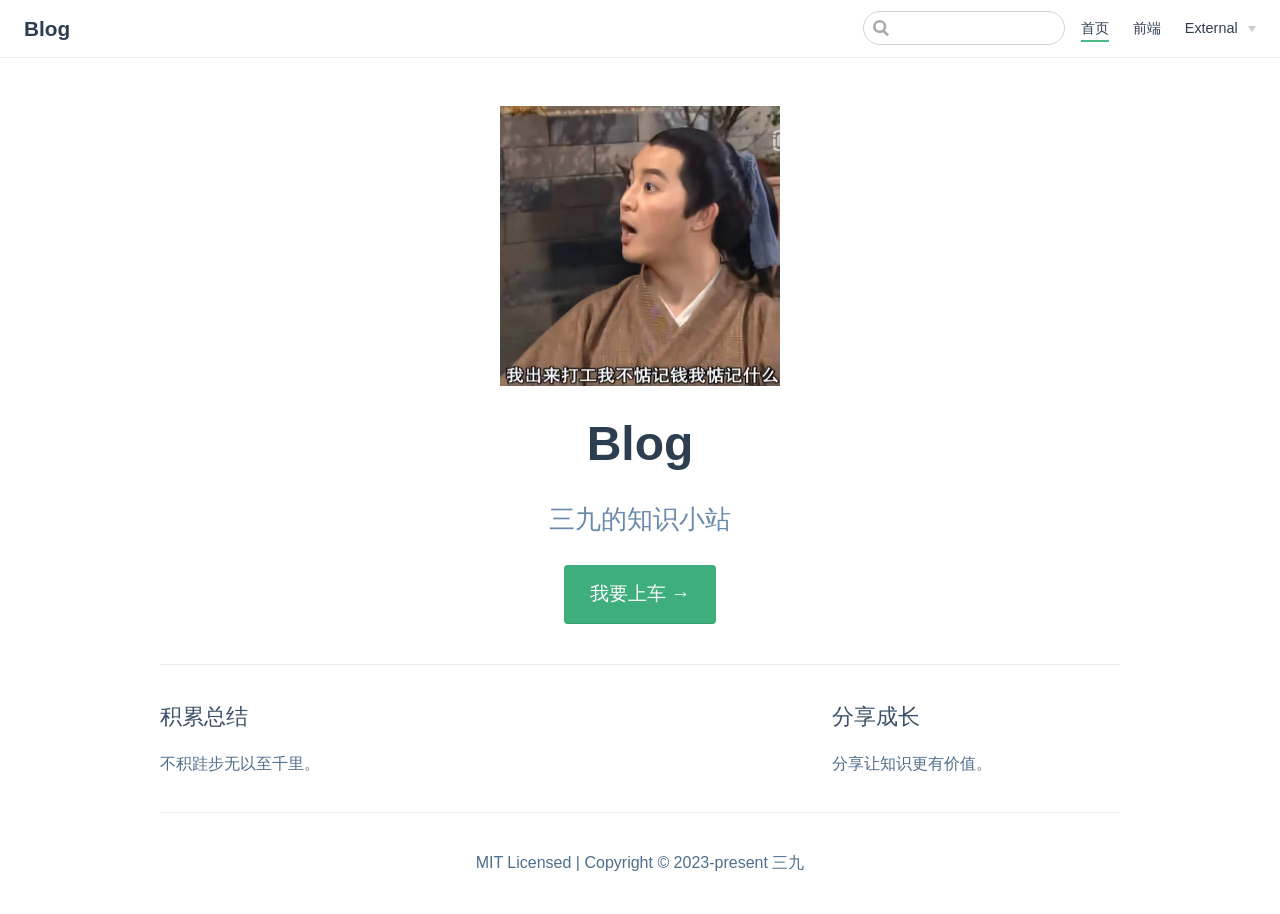
<file: index.html>
<!DOCTYPE html>
<html lang="en-US">
  <head>
    <meta charset="utf-8">
    <meta name="viewport" content="width=device-width,initial-scale=1">
    <title>Blog</title>
    <meta name="generator" content="VuePress 1.9.8">
    <link rel="icon" href="/logo.jpg">
    <meta name="description" content="三九的知识小站">
    
    <link rel="preload" href="/assets/css/0.styles.d6ad21ed.css" as="style"><link rel="preload" href="/assets/js/app.98a3edae.js" as="script"><link rel="preload" href="/assets/js/2.73802e43.js" as="script"><link rel="preload" href="/assets/js/7.1b36639e.js" as="script"><link rel="prefetch" href="/assets/js/10.ee2095cc.js"><link rel="prefetch" href="/assets/js/3.414988de.js"><link rel="prefetch" href="/assets/js/4.b792201d.js"><link rel="prefetch" href="/assets/js/5.4092fb79.js"><link rel="prefetch" href="/assets/js/6.df560b76.js"><link rel="prefetch" href="/assets/js/8.8cbed09b.js"><link rel="prefetch" href="/assets/js/9.f5a60058.js">
    <link rel="stylesheet" href="/assets/css/0.styles.d6ad21ed.css">
  </head>
  <body>
    <div id="app" data-server-rendered="true"><div class="theme-container no-sidebar"><header class="navbar"><div class="sidebar-button"><svg xmlns="http://www.w3.org/2000/svg" aria-hidden="true" role="img" viewBox="0 0 448 512" class="icon"><path fill="currentColor" d="M436 124H12c-6.627 0-12-5.373-12-12V80c0-6.627 5.373-12 12-12h424c6.627 0 12 5.373 12 12v32c0 6.627-5.373 12-12 12zm0 160H12c-6.627 0-12-5.373-12-12v-32c0-6.627 5.373-12 12-12h424c6.627 0 12 5.373 12 12v32c0 6.627-5.373 12-12 12zm0 160H12c-6.627 0-12-5.373-12-12v-32c0-6.627 5.373-12 12-12h424c6.627 0 12 5.373 12 12v32c0 6.627-5.373 12-12 12z"></path></svg></div> <a href="/" aria-current="page" class="home-link router-link-exact-active router-link-active"><!----> <span class="site-name">Blog</span></a> <div class="links"><div class="search-box"><input aria-label="Search" autocomplete="off" spellcheck="false" value=""> <!----></div> <nav class="nav-links can-hide"><div class="nav-item"><a href="/" aria-current="page" class="nav-link router-link-exact-active router-link-active">
  首页
</a></div><div class="nav-item"><a href="/blog/front-end/front.html" class="nav-link">
  前端
</a></div><div class="nav-item"><div class="dropdown-wrapper"><button type="button" aria-label="External" class="dropdown-title"><span class="title">External</span> <span class="arrow down"></span></button> <button type="button" aria-label="External" class="mobile-dropdown-title"><span class="title">External</span> <span class="arrow right"></span></button> <ul class="nav-dropdown" style="display:none;"><li class="dropdown-item"><!----> <a href="https://blog.csdn.net/m0_60835161?spm=1010.2135.3001.5343" target="_blank" rel="noopener noreferrer" class="nav-link external">
  csdn
  <span><svg xmlns="http://www.w3.org/2000/svg" aria-hidden="true" focusable="false" x="0px" y="0px" viewBox="0 0 100 100" width="15" height="15" class="icon outbound"><path fill="currentColor" d="M18.8,85.1h56l0,0c2.2,0,4-1.8,4-4v-32h-8v28h-48v-48h28v-8h-32l0,0c-2.2,0-4,1.8-4,4v56C14.8,83.3,16.6,85.1,18.8,85.1z"></path> <polygon fill="currentColor" points="45.7,48.7 51.3,54.3 77.2,28.5 77.2,37.2 85.2,37.2 85.2,14.9 62.8,14.9 62.8,22.9 71.5,22.9"></polygon></svg> <span class="sr-only">(opens new window)</span></span></a></li><li class="dropdown-item"><!----> <a href="https://gitee.com/zssmile" target="_blank" rel="noopener noreferrer" class="nav-link external">
  gitee
  <span><svg xmlns="http://www.w3.org/2000/svg" aria-hidden="true" focusable="false" x="0px" y="0px" viewBox="0 0 100 100" width="15" height="15" class="icon outbound"><path fill="currentColor" d="M18.8,85.1h56l0,0c2.2,0,4-1.8,4-4v-32h-8v28h-48v-48h28v-8h-32l0,0c-2.2,0-4,1.8-4,4v56C14.8,83.3,16.6,85.1,18.8,85.1z"></path> <polygon fill="currentColor" points="45.7,48.7 51.3,54.3 77.2,28.5 77.2,37.2 85.2,37.2 85.2,14.9 62.8,14.9 62.8,22.9 71.5,22.9"></polygon></svg> <span class="sr-only">(opens new window)</span></span></a></li><li class="dropdown-item"><!----> <a href="https://github.com/coder0309" target="_blank" rel="noopener noreferrer" class="nav-link external">
  github
  <span><svg xmlns="http://www.w3.org/2000/svg" aria-hidden="true" focusable="false" x="0px" y="0px" viewBox="0 0 100 100" width="15" height="15" class="icon outbound"><path fill="currentColor" d="M18.8,85.1h56l0,0c2.2,0,4-1.8,4-4v-32h-8v28h-48v-48h28v-8h-32l0,0c-2.2,0-4,1.8-4,4v56C14.8,83.3,16.6,85.1,18.8,85.1z"></path> <polygon fill="currentColor" points="45.7,48.7 51.3,54.3 77.2,28.5 77.2,37.2 85.2,37.2 85.2,14.9 62.8,14.9 62.8,22.9 71.5,22.9"></polygon></svg> <span class="sr-only">(opens new window)</span></span></a></li></ul></div></div> <!----></nav></div></header> <div class="sidebar-mask"></div> <aside class="sidebar"><nav class="nav-links"><div class="nav-item"><a href="/" aria-current="page" class="nav-link router-link-exact-active router-link-active">
  首页
</a></div><div class="nav-item"><a href="/blog/front-end/front.html" class="nav-link">
  前端
</a></div><div class="nav-item"><div class="dropdown-wrapper"><button type="button" aria-label="External" class="dropdown-title"><span class="title">External</span> <span class="arrow down"></span></button> <button type="button" aria-label="External" class="mobile-dropdown-title"><span class="title">External</span> <span class="arrow right"></span></button> <ul class="nav-dropdown" style="display:none;"><li class="dropdown-item"><!----> <a href="https://blog.csdn.net/m0_60835161?spm=1010.2135.3001.5343" target="_blank" rel="noopener noreferrer" class="nav-link external">
  csdn
  <span><svg xmlns="http://www.w3.org/2000/svg" aria-hidden="true" focusable="false" x="0px" y="0px" viewBox="0 0 100 100" width="15" height="15" class="icon outbound"><path fill="currentColor" d="M18.8,85.1h56l0,0c2.2,0,4-1.8,4-4v-32h-8v28h-48v-48h28v-8h-32l0,0c-2.2,0-4,1.8-4,4v56C14.8,83.3,16.6,85.1,18.8,85.1z"></path> <polygon fill="currentColor" points="45.7,48.7 51.3,54.3 77.2,28.5 77.2,37.2 85.2,37.2 85.2,14.9 62.8,14.9 62.8,22.9 71.5,22.9"></polygon></svg> <span class="sr-only">(opens new window)</span></span></a></li><li class="dropdown-item"><!----> <a href="https://gitee.com/zssmile" target="_blank" rel="noopener noreferrer" class="nav-link external">
  gitee
  <span><svg xmlns="http://www.w3.org/2000/svg" aria-hidden="true" focusable="false" x="0px" y="0px" viewBox="0 0 100 100" width="15" height="15" class="icon outbound"><path fill="currentColor" d="M18.8,85.1h56l0,0c2.2,0,4-1.8,4-4v-32h-8v28h-48v-48h28v-8h-32l0,0c-2.2,0-4,1.8-4,4v56C14.8,83.3,16.6,85.1,18.8,85.1z"></path> <polygon fill="currentColor" points="45.7,48.7 51.3,54.3 77.2,28.5 77.2,37.2 85.2,37.2 85.2,14.9 62.8,14.9 62.8,22.9 71.5,22.9"></polygon></svg> <span class="sr-only">(opens new window)</span></span></a></li><li class="dropdown-item"><!----> <a href="https://github.com/coder0309" target="_blank" rel="noopener noreferrer" class="nav-link external">
  github
  <span><svg xmlns="http://www.w3.org/2000/svg" aria-hidden="true" focusable="false" x="0px" y="0px" viewBox="0 0 100 100" width="15" height="15" class="icon outbound"><path fill="currentColor" d="M18.8,85.1h56l0,0c2.2,0,4-1.8,4-4v-32h-8v28h-48v-48h28v-8h-32l0,0c-2.2,0-4,1.8-4,4v56C14.8,83.3,16.6,85.1,18.8,85.1z"></path> <polygon fill="currentColor" points="45.7,48.7 51.3,54.3 77.2,28.5 77.2,37.2 85.2,37.2 85.2,14.9 62.8,14.9 62.8,22.9 71.5,22.9"></polygon></svg> <span class="sr-only">(opens new window)</span></span></a></li></ul></div></div> <!----></nav>  <ul class="sidebar-links"><li><section class="sidebar-group collapsable depth-0"><p class="sidebar-heading open"><span>面试题</span> <span class="arrow down"></span></p> <ul class="sidebar-links sidebar-group-items"><li><a href="/blog/front-end/front.html" class="sidebar-link">手写题</a></li></ul></section></li></ul> </aside> <main aria-labelledby="main-title" class="home"><header class="hero"><img src="/logo.jpg" alt="hero"> <h1 id="main-title">
      Blog
    </h1> <p class="description">
      三九的知识小站
    </p> <p class="action"><a href="/blog/front-end/front.html" class="nav-link action-button">
  我要上车 →
</a></p></header> <div class="features"><div class="feature"><h2>积累总结</h2> <p>不积跬步无以至千里。</p></div><div class="feature"><h2>分享成长</h2> <p>分享让知识更有价值。</p></div></div> <div class="theme-default-content custom content__default"></div> <div class="footer">
    MIT Licensed | Copyright © 2023-present 三九
  </div></main></div><div class="global-ui"></div></div>
    <script src="/assets/js/app.98a3edae.js" defer></script><script src="/assets/js/2.73802e43.js" defer></script><script src="/assets/js/7.1b36639e.js" defer></script>
  </body>
</html>
</file>
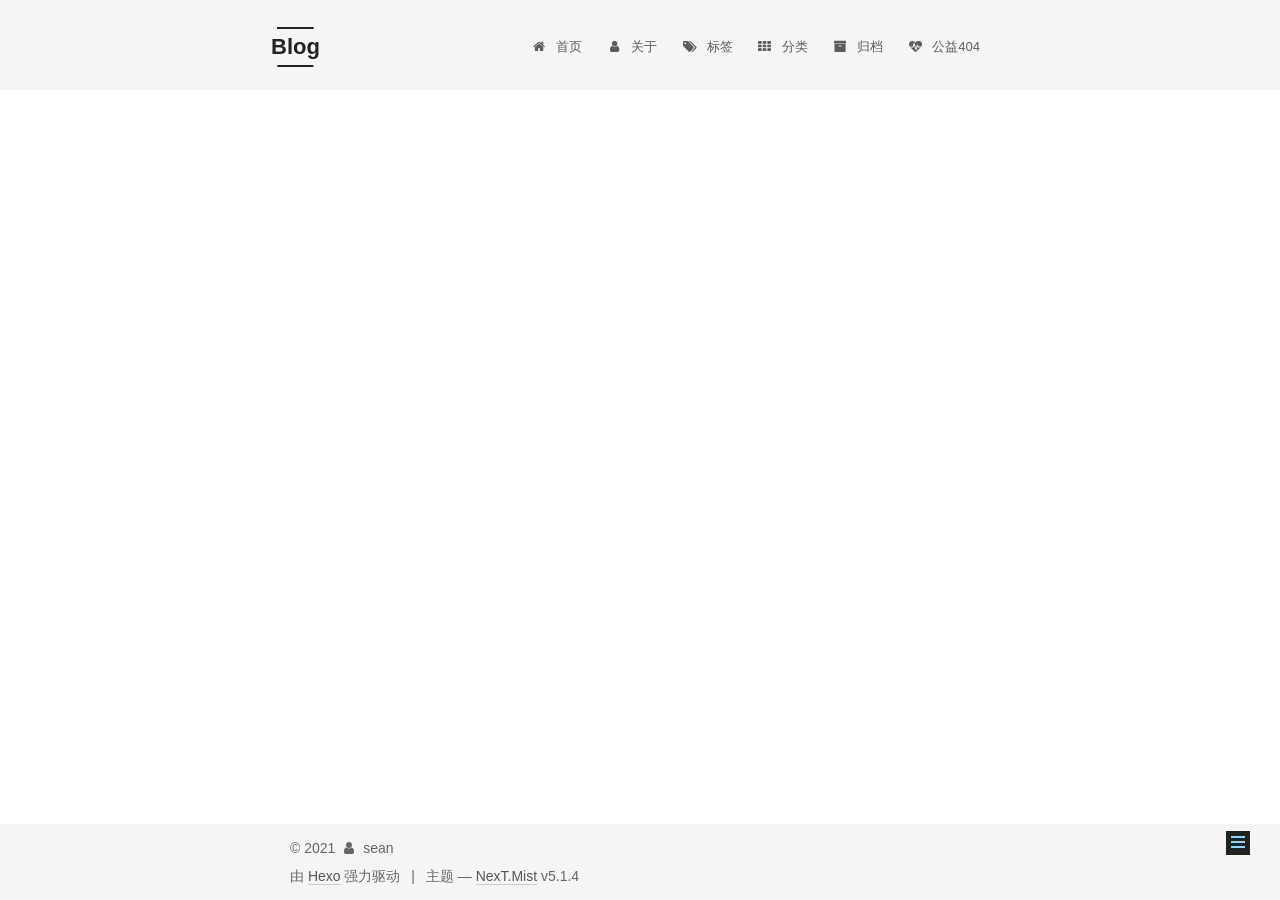
<file: about/index.html>
<!DOCTYPE html>



  


<html class="theme-next mist use-motion" lang="zh-Hans">
<head>
  <meta charset="UTF-8"/>
<meta http-equiv="X-UA-Compatible" content="IE=edge" />
<meta name="viewport" content="width=device-width, initial-scale=1, maximum-scale=1"/>
<meta name="theme-color" content="#222">









<meta http-equiv="Cache-Control" content="no-transform" />
<meta http-equiv="Cache-Control" content="no-siteapp" />
















  
  
  <link href="/lib/fancybox/source/jquery.fancybox.css?v=2.1.5" rel="stylesheet" type="text/css" />







<link href="/lib/font-awesome/css/font-awesome.min.css?v=4.6.2" rel="stylesheet" type="text/css" />

<link href="/css/main.css?v=5.1.4" rel="stylesheet" type="text/css" />


  <link rel="apple-touch-icon" sizes="180x180" href="/images/apple-touch-icon-next.png?v=5.1.4">


  <link rel="icon" type="image/png" sizes="32x32" href="/images/favicon-32x32-next.png?v=5.1.4">


  <link rel="icon" type="image/png" sizes="16x16" href="/images/favicon-16x16-next.png?v=5.1.4">


  <link rel="mask-icon" href="/images/logo.svg?v=5.1.4" color="#222">





  <meta name="keywords" content="Hexo, NexT" />










<meta property="og:type" content="website">
<meta property="og:title" content="about">
<meta property="og:url" content="http://example.com/about/index.html">
<meta property="og:site_name" content="Blog">
<meta property="og:locale">
<meta property="article:published_time" content="2021-02-22T09:00:04.000Z">
<meta property="article:modified_time" content="2021-02-22T09:47:23.783Z">
<meta property="article:author" content="sean">
<meta name="twitter:card" content="summary">



<script type="text/javascript" id="hexo.configurations">
  var NexT = window.NexT || {};
  var CONFIG = {
    root: '',
    scheme: 'Mist',
    version: '5.1.4',
    sidebar: {"position":"left","display":"post","offset":12,"b2t":false,"scrollpercent":false,"onmobile":false},
    fancybox: true,
    tabs: true,
    motion: {"enable":true,"async":false,"transition":{"post_block":"fadeIn","post_header":"slideDownIn","post_body":"slideDownIn","coll_header":"slideLeftIn","sidebar":"slideUpIn"}},
    duoshuo: {
      userId: '0',
      author: '博主'
    },
    algolia: {
      applicationID: '',
      apiKey: '',
      indexName: '',
      hits: {"per_page":10},
      labels: {"input_placeholder":"Search for Posts","hits_empty":"We didn't find any results for the search: ${query}","hits_stats":"${hits} results found in ${time} ms"}
    }
  };
</script>



  <link rel="canonical" href="http://example.com/about/"/>





  <title>about | Blog</title>
  








<meta name="generator" content="Hexo 5.4.0"></head>

<body itemscope itemtype="http://schema.org/WebPage" lang="zh-Hans">

  
  
    
  

  <div class="container sidebar-position-left page-post-detail">
    <div class="headband"></div>

    <header id="header" class="header" itemscope itemtype="http://schema.org/WPHeader">
      <div class="header-inner"><div class="site-brand-wrapper">
  <div class="site-meta ">
    

    <div class="custom-logo-site-title">
      <a href="/"  class="brand" rel="start">
        <span class="logo-line-before"><i></i></span>
        <span class="site-title">Blog</span>
        <span class="logo-line-after"><i></i></span>
      </a>
    </div>
      
        <p class="site-subtitle"></p>
      
  </div>

  <div class="site-nav-toggle">
    <button>
      <span class="btn-bar"></span>
      <span class="btn-bar"></span>
      <span class="btn-bar"></span>
    </button>
  </div>
</div>

<nav class="site-nav">
  

  
    <ul id="menu" class="menu">
      
        
        <li class="menu-item menu-item-home">
          <a href="/" rel="section">
            
              <i class="menu-item-icon fa fa-fw fa-home"></i> <br />
            
            首页
          </a>
        </li>
      
        
        <li class="menu-item menu-item-about">
          <a href="/about/index" rel="section">
            
              <i class="menu-item-icon fa fa-fw fa-user"></i> <br />
            
            关于
          </a>
        </li>
      
        
        <li class="menu-item menu-item-tags">
          <a href="/tags/index" rel="section">
            
              <i class="menu-item-icon fa fa-fw fa-tags"></i> <br />
            
            标签
          </a>
        </li>
      
        
        <li class="menu-item menu-item-categories">
          <a href="/categories/index" rel="section">
            
              <i class="menu-item-icon fa fa-fw fa-th"></i> <br />
            
            分类
          </a>
        </li>
      
        
        <li class="menu-item menu-item-archives">
          <a href="/archives/index" rel="section">
            
              <i class="menu-item-icon fa fa-fw fa-archive"></i> <br />
            
            归档
          </a>
        </li>
      
        
        <li class="menu-item menu-item-commonweal">
          <a href="/404/index" rel="section">
            
              <i class="menu-item-icon fa fa-fw fa-heartbeat"></i> <br />
            
            公益404
          </a>
        </li>
      

      
    </ul>
  

  
</nav>



 </div>
    </header>

    <main id="main" class="main">
      <div class="main-inner">
        <div class="content-wrap">
          <div id="content" class="content">
            

  <div id="posts" class="posts-expand">
    
    
    
    <div class="post-block page">
      <header class="post-header">

	<h1 class="post-title" itemprop="name headline">about</h1>



</header>

      
      
      
      <div class="post-body">
        
        
          
        
      </div>
      
      
      
    </div>
    
    
    
  </div>


          </div>
          


          

  



        </div>
        
          
  
  <div class="sidebar-toggle">
    <div class="sidebar-toggle-line-wrap">
      <span class="sidebar-toggle-line sidebar-toggle-line-first"></span>
      <span class="sidebar-toggle-line sidebar-toggle-line-middle"></span>
      <span class="sidebar-toggle-line sidebar-toggle-line-last"></span>
    </div>
  </div>

  <aside id="sidebar" class="sidebar">
    
    <div class="sidebar-inner">

      

      

      <section class="site-overview-wrap sidebar-panel sidebar-panel-active">
        <div class="site-overview">
          <div class="site-author motion-element" itemprop="author" itemscope itemtype="http://schema.org/Person">
            
              <p class="site-author-name" itemprop="name"></p>
              <p class="site-description motion-element" itemprop="description"></p>
          </div>

          <nav class="site-state motion-element">

            
              <div class="site-state-item site-state-posts">
              
                <a href="/archives/index%7C%7C%20archive">
              
                  <span class="site-state-item-count">1</span>
                  <span class="site-state-item-name">日志</span>
                </a>
              </div>
            

            

            

          </nav>

          

          

          
          

          
          

          

        </div>
      </section>

      

      

    </div>
  </aside>


        
      </div>
    </main>

    <footer id="footer" class="footer">
      <div class="footer-inner">
        <div class="copyright">&copy; <span itemprop="copyrightYear">2021</span>
  <span class="with-love">
    <i class="fa fa-user"></i>
  </span>
  <span class="author" itemprop="copyrightHolder">sean</span>

  
</div>


  <div class="powered-by">由 <a class="theme-link" target="_blank" href="https://hexo.io">Hexo</a> 强力驱动</div>



  <span class="post-meta-divider">|</span>



  <div class="theme-info">主题 &mdash; <a class="theme-link" target="_blank" href="https://github.com/iissnan/hexo-theme-next">NexT.Mist</a> v5.1.4</div>




        







        
      </div>
    </footer>

    
      <div class="back-to-top">
        <i class="fa fa-arrow-up"></i>
        
      </div>
    

    

  </div>

  

<script type="text/javascript">
  if (Object.prototype.toString.call(window.Promise) !== '[object Function]') {
    window.Promise = null;
  }
</script>









  












  
  
    <script type="text/javascript" src="/lib/jquery/index.js?v=2.1.3"></script>
  

  
  
    <script type="text/javascript" src="/lib/fastclick/lib/fastclick.min.js?v=1.0.6"></script>
  

  
  
    <script type="text/javascript" src="/lib/jquery_lazyload/jquery.lazyload.js?v=1.9.7"></script>
  

  
  
    <script type="text/javascript" src="/lib/velocity/velocity.min.js?v=1.2.1"></script>
  

  
  
    <script type="text/javascript" src="/lib/velocity/velocity.ui.min.js?v=1.2.1"></script>
  

  
  
    <script type="text/javascript" src="/lib/fancybox/source/jquery.fancybox.pack.js?v=2.1.5"></script>
  


  


  <script type="text/javascript" src="/js/src/utils.js?v=5.1.4"></script>

  <script type="text/javascript" src="/js/src/motion.js?v=5.1.4"></script>



  
  

  
  <script type="text/javascript" src="/js/src/scrollspy.js?v=5.1.4"></script>
<script type="text/javascript" src="/js/src/post-details.js?v=5.1.4"></script>



  


  <script type="text/javascript" src="/js/src/bootstrap.js?v=5.1.4"></script>



  


  




	





  





  












  





  

  

  

  
  

  

  

  

</body>
</html>
</file>
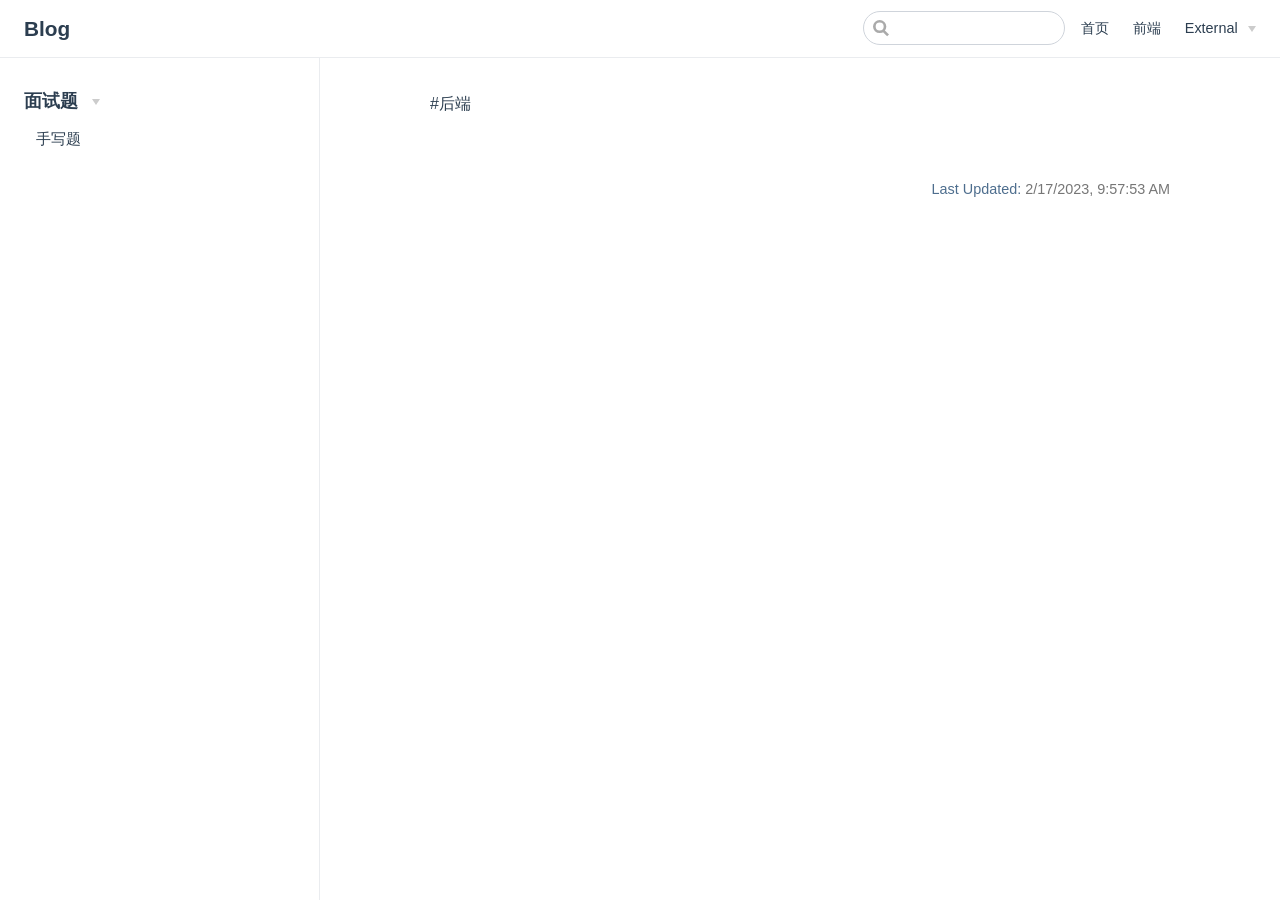
<file: blog/back-end/back.html>
<!DOCTYPE html>
<html lang="en-US">
  <head>
    <meta charset="utf-8">
    <meta name="viewport" content="width=device-width,initial-scale=1">
    <title>Blog</title>
    <meta name="generator" content="VuePress 1.9.8">
    <link rel="icon" href="/logo.jpg">
    <meta name="description" content="三九的知识小站">
    
    <link rel="preload" href="/assets/css/0.styles.d6ad21ed.css" as="style"><link rel="preload" href="/assets/js/app.98a3edae.js" as="script"><link rel="preload" href="/assets/js/2.73802e43.js" as="script"><link rel="preload" href="/assets/js/8.8cbed09b.js" as="script"><link rel="prefetch" href="/assets/js/10.ee2095cc.js"><link rel="prefetch" href="/assets/js/3.414988de.js"><link rel="prefetch" href="/assets/js/4.b792201d.js"><link rel="prefetch" href="/assets/js/5.4092fb79.js"><link rel="prefetch" href="/assets/js/6.df560b76.js"><link rel="prefetch" href="/assets/js/7.1b36639e.js"><link rel="prefetch" href="/assets/js/9.f5a60058.js">
    <link rel="stylesheet" href="/assets/css/0.styles.d6ad21ed.css">
  </head>
  <body>
    <div id="app" data-server-rendered="true"><div class="theme-container"><header class="navbar"><div class="sidebar-button"><svg xmlns="http://www.w3.org/2000/svg" aria-hidden="true" role="img" viewBox="0 0 448 512" class="icon"><path fill="currentColor" d="M436 124H12c-6.627 0-12-5.373-12-12V80c0-6.627 5.373-12 12-12h424c6.627 0 12 5.373 12 12v32c0 6.627-5.373 12-12 12zm0 160H12c-6.627 0-12-5.373-12-12v-32c0-6.627 5.373-12 12-12h424c6.627 0 12 5.373 12 12v32c0 6.627-5.373 12-12 12zm0 160H12c-6.627 0-12-5.373-12-12v-32c0-6.627 5.373-12 12-12h424c6.627 0 12 5.373 12 12v32c0 6.627-5.373 12-12 12z"></path></svg></div> <a href="/" class="home-link router-link-active"><!----> <span class="site-name">Blog</span></a> <div class="links"><div class="search-box"><input aria-label="Search" autocomplete="off" spellcheck="false" value=""> <!----></div> <nav class="nav-links can-hide"><div class="nav-item"><a href="/" class="nav-link">
  首页
</a></div><div class="nav-item"><a href="/blog/front-end/front.html" class="nav-link">
  前端
</a></div><div class="nav-item"><div class="dropdown-wrapper"><button type="button" aria-label="External" class="dropdown-title"><span class="title">External</span> <span class="arrow down"></span></button> <button type="button" aria-label="External" class="mobile-dropdown-title"><span class="title">External</span> <span class="arrow right"></span></button> <ul class="nav-dropdown" style="display:none;"><li class="dropdown-item"><!----> <a href="https://blog.csdn.net/m0_60835161?spm=1010.2135.3001.5343" target="_blank" rel="noopener noreferrer" class="nav-link external">
  csdn
  <span><svg xmlns="http://www.w3.org/2000/svg" aria-hidden="true" focusable="false" x="0px" y="0px" viewBox="0 0 100 100" width="15" height="15" class="icon outbound"><path fill="currentColor" d="M18.8,85.1h56l0,0c2.2,0,4-1.8,4-4v-32h-8v28h-48v-48h28v-8h-32l0,0c-2.2,0-4,1.8-4,4v56C14.8,83.3,16.6,85.1,18.8,85.1z"></path> <polygon fill="currentColor" points="45.7,48.7 51.3,54.3 77.2,28.5 77.2,37.2 85.2,37.2 85.2,14.9 62.8,14.9 62.8,22.9 71.5,22.9"></polygon></svg> <span class="sr-only">(opens new window)</span></span></a></li><li class="dropdown-item"><!----> <a href="https://gitee.com/zssmile" target="_blank" rel="noopener noreferrer" class="nav-link external">
  gitee
  <span><svg xmlns="http://www.w3.org/2000/svg" aria-hidden="true" focusable="false" x="0px" y="0px" viewBox="0 0 100 100" width="15" height="15" class="icon outbound"><path fill="currentColor" d="M18.8,85.1h56l0,0c2.2,0,4-1.8,4-4v-32h-8v28h-48v-48h28v-8h-32l0,0c-2.2,0-4,1.8-4,4v56C14.8,83.3,16.6,85.1,18.8,85.1z"></path> <polygon fill="currentColor" points="45.7,48.7 51.3,54.3 77.2,28.5 77.2,37.2 85.2,37.2 85.2,14.9 62.8,14.9 62.8,22.9 71.5,22.9"></polygon></svg> <span class="sr-only">(opens new window)</span></span></a></li><li class="dropdown-item"><!----> <a href="https://github.com/coder0309" target="_blank" rel="noopener noreferrer" class="nav-link external">
  github
  <span><svg xmlns="http://www.w3.org/2000/svg" aria-hidden="true" focusable="false" x="0px" y="0px" viewBox="0 0 100 100" width="15" height="15" class="icon outbound"><path fill="currentColor" d="M18.8,85.1h56l0,0c2.2,0,4-1.8,4-4v-32h-8v28h-48v-48h28v-8h-32l0,0c-2.2,0-4,1.8-4,4v56C14.8,83.3,16.6,85.1,18.8,85.1z"></path> <polygon fill="currentColor" points="45.7,48.7 51.3,54.3 77.2,28.5 77.2,37.2 85.2,37.2 85.2,14.9 62.8,14.9 62.8,22.9 71.5,22.9"></polygon></svg> <span class="sr-only">(opens new window)</span></span></a></li></ul></div></div> <!----></nav></div></header> <div class="sidebar-mask"></div> <aside class="sidebar"><nav class="nav-links"><div class="nav-item"><a href="/" class="nav-link">
  首页
</a></div><div class="nav-item"><a href="/blog/front-end/front.html" class="nav-link">
  前端
</a></div><div class="nav-item"><div class="dropdown-wrapper"><button type="button" aria-label="External" class="dropdown-title"><span class="title">External</span> <span class="arrow down"></span></button> <button type="button" aria-label="External" class="mobile-dropdown-title"><span class="title">External</span> <span class="arrow right"></span></button> <ul class="nav-dropdown" style="display:none;"><li class="dropdown-item"><!----> <a href="https://blog.csdn.net/m0_60835161?spm=1010.2135.3001.5343" target="_blank" rel="noopener noreferrer" class="nav-link external">
  csdn
  <span><svg xmlns="http://www.w3.org/2000/svg" aria-hidden="true" focusable="false" x="0px" y="0px" viewBox="0 0 100 100" width="15" height="15" class="icon outbound"><path fill="currentColor" d="M18.8,85.1h56l0,0c2.2,0,4-1.8,4-4v-32h-8v28h-48v-48h28v-8h-32l0,0c-2.2,0-4,1.8-4,4v56C14.8,83.3,16.6,85.1,18.8,85.1z"></path> <polygon fill="currentColor" points="45.7,48.7 51.3,54.3 77.2,28.5 77.2,37.2 85.2,37.2 85.2,14.9 62.8,14.9 62.8,22.9 71.5,22.9"></polygon></svg> <span class="sr-only">(opens new window)</span></span></a></li><li class="dropdown-item"><!----> <a href="https://gitee.com/zssmile" target="_blank" rel="noopener noreferrer" class="nav-link external">
  gitee
  <span><svg xmlns="http://www.w3.org/2000/svg" aria-hidden="true" focusable="false" x="0px" y="0px" viewBox="0 0 100 100" width="15" height="15" class="icon outbound"><path fill="currentColor" d="M18.8,85.1h56l0,0c2.2,0,4-1.8,4-4v-32h-8v28h-48v-48h28v-8h-32l0,0c-2.2,0-4,1.8-4,4v56C14.8,83.3,16.6,85.1,18.8,85.1z"></path> <polygon fill="currentColor" points="45.7,48.7 51.3,54.3 77.2,28.5 77.2,37.2 85.2,37.2 85.2,14.9 62.8,14.9 62.8,22.9 71.5,22.9"></polygon></svg> <span class="sr-only">(opens new window)</span></span></a></li><li class="dropdown-item"><!----> <a href="https://github.com/coder0309" target="_blank" rel="noopener noreferrer" class="nav-link external">
  github
  <span><svg xmlns="http://www.w3.org/2000/svg" aria-hidden="true" focusable="false" x="0px" y="0px" viewBox="0 0 100 100" width="15" height="15" class="icon outbound"><path fill="currentColor" d="M18.8,85.1h56l0,0c2.2,0,4-1.8,4-4v-32h-8v28h-48v-48h28v-8h-32l0,0c-2.2,0-4,1.8-4,4v56C14.8,83.3,16.6,85.1,18.8,85.1z"></path> <polygon fill="currentColor" points="45.7,48.7 51.3,54.3 77.2,28.5 77.2,37.2 85.2,37.2 85.2,14.9 62.8,14.9 62.8,22.9 71.5,22.9"></polygon></svg> <span class="sr-only">(opens new window)</span></span></a></li></ul></div></div> <!----></nav>  <ul class="sidebar-links"><li><section class="sidebar-group collapsable depth-0"><p class="sidebar-heading open"><span>面试题</span> <span class="arrow down"></span></p> <ul class="sidebar-links sidebar-group-items"><li><a href="/blog/front-end/front.html" class="sidebar-link">手写题</a></li></ul></section></li></ul> </aside> <main class="page"> <div class="theme-default-content content__default"><p>#后端</p></div> <footer class="page-edit"><!----> <div class="last-updated"><span class="prefix">Last Updated:</span> <span class="time">2/17/2023, 9:57:53 AM</span></div></footer> <!----> </main></div><div class="global-ui"></div></div>
    <script src="/assets/js/app.98a3edae.js" defer></script><script src="/assets/js/2.73802e43.js" defer></script><script src="/assets/js/8.8cbed09b.js" defer></script>
  </body>
</html>
</file>
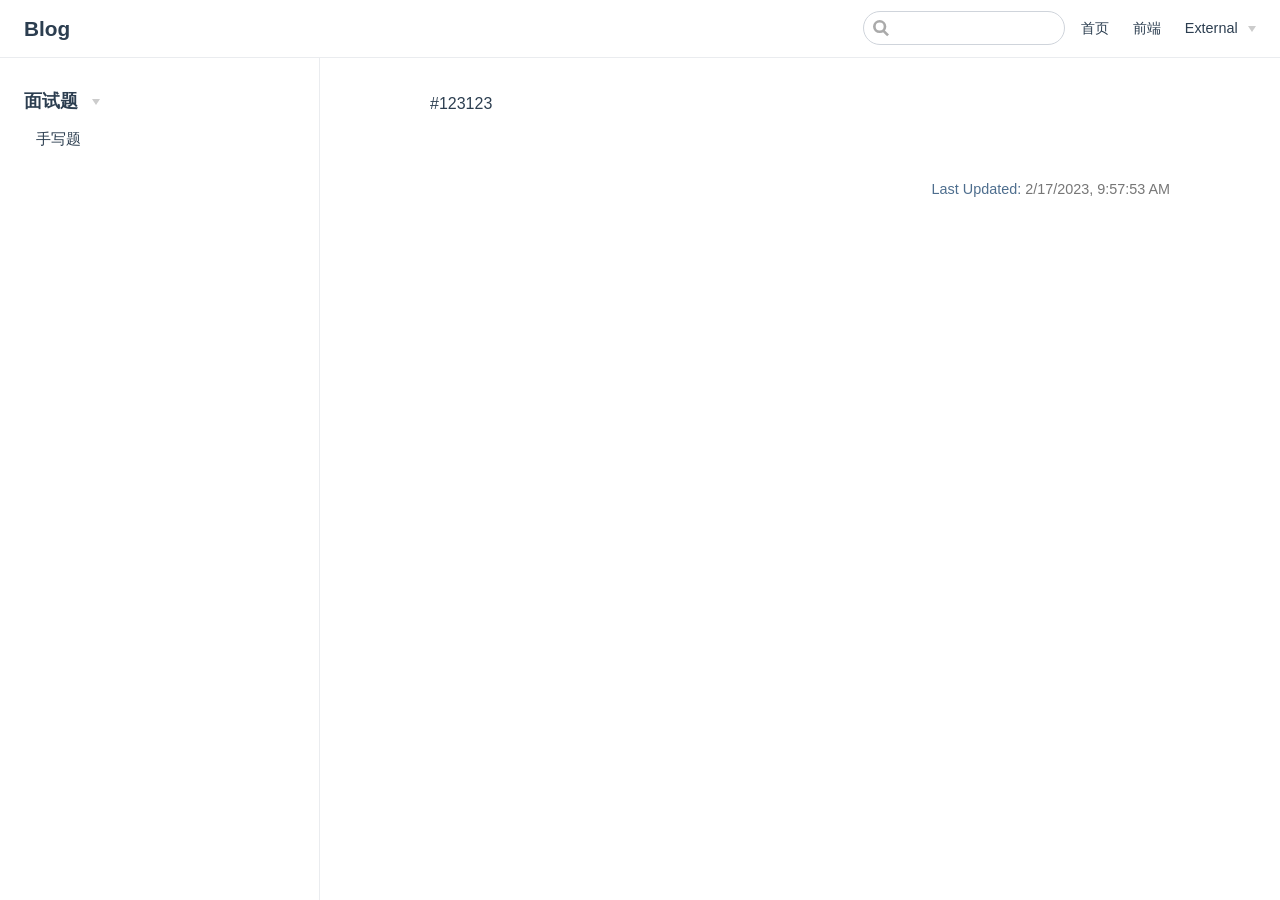
<file: blog/front-end/case.html>
<!DOCTYPE html>
<html lang="en-US">
  <head>
    <meta charset="utf-8">
    <meta name="viewport" content="width=device-width,initial-scale=1">
    <title>Blog</title>
    <meta name="generator" content="VuePress 1.9.8">
    <link rel="icon" href="/logo.jpg">
    <meta name="description" content="三九的知识小站">
    
    <link rel="preload" href="/assets/css/0.styles.d6ad21ed.css" as="style"><link rel="preload" href="/assets/js/app.98a3edae.js" as="script"><link rel="preload" href="/assets/js/2.73802e43.js" as="script"><link rel="preload" href="/assets/js/9.f5a60058.js" as="script"><link rel="prefetch" href="/assets/js/10.ee2095cc.js"><link rel="prefetch" href="/assets/js/3.414988de.js"><link rel="prefetch" href="/assets/js/4.b792201d.js"><link rel="prefetch" href="/assets/js/5.4092fb79.js"><link rel="prefetch" href="/assets/js/6.df560b76.js"><link rel="prefetch" href="/assets/js/7.1b36639e.js"><link rel="prefetch" href="/assets/js/8.8cbed09b.js">
    <link rel="stylesheet" href="/assets/css/0.styles.d6ad21ed.css">
  </head>
  <body>
    <div id="app" data-server-rendered="true"><div class="theme-container"><header class="navbar"><div class="sidebar-button"><svg xmlns="http://www.w3.org/2000/svg" aria-hidden="true" role="img" viewBox="0 0 448 512" class="icon"><path fill="currentColor" d="M436 124H12c-6.627 0-12-5.373-12-12V80c0-6.627 5.373-12 12-12h424c6.627 0 12 5.373 12 12v32c0 6.627-5.373 12-12 12zm0 160H12c-6.627 0-12-5.373-12-12v-32c0-6.627 5.373-12 12-12h424c6.627 0 12 5.373 12 12v32c0 6.627-5.373 12-12 12zm0 160H12c-6.627 0-12-5.373-12-12v-32c0-6.627 5.373-12 12-12h424c6.627 0 12 5.373 12 12v32c0 6.627-5.373 12-12 12z"></path></svg></div> <a href="/" class="home-link router-link-active"><!----> <span class="site-name">Blog</span></a> <div class="links"><div class="search-box"><input aria-label="Search" autocomplete="off" spellcheck="false" value=""> <!----></div> <nav class="nav-links can-hide"><div class="nav-item"><a href="/" class="nav-link">
  首页
</a></div><div class="nav-item"><a href="/blog/front-end/front.html" class="nav-link">
  前端
</a></div><div class="nav-item"><div class="dropdown-wrapper"><button type="button" aria-label="External" class="dropdown-title"><span class="title">External</span> <span class="arrow down"></span></button> <button type="button" aria-label="External" class="mobile-dropdown-title"><span class="title">External</span> <span class="arrow right"></span></button> <ul class="nav-dropdown" style="display:none;"><li class="dropdown-item"><!----> <a href="https://blog.csdn.net/m0_60835161?spm=1010.2135.3001.5343" target="_blank" rel="noopener noreferrer" class="nav-link external">
  csdn
  <span><svg xmlns="http://www.w3.org/2000/svg" aria-hidden="true" focusable="false" x="0px" y="0px" viewBox="0 0 100 100" width="15" height="15" class="icon outbound"><path fill="currentColor" d="M18.8,85.1h56l0,0c2.2,0,4-1.8,4-4v-32h-8v28h-48v-48h28v-8h-32l0,0c-2.2,0-4,1.8-4,4v56C14.8,83.3,16.6,85.1,18.8,85.1z"></path> <polygon fill="currentColor" points="45.7,48.7 51.3,54.3 77.2,28.5 77.2,37.2 85.2,37.2 85.2,14.9 62.8,14.9 62.8,22.9 71.5,22.9"></polygon></svg> <span class="sr-only">(opens new window)</span></span></a></li><li class="dropdown-item"><!----> <a href="https://gitee.com/zssmile" target="_blank" rel="noopener noreferrer" class="nav-link external">
  gitee
  <span><svg xmlns="http://www.w3.org/2000/svg" aria-hidden="true" focusable="false" x="0px" y="0px" viewBox="0 0 100 100" width="15" height="15" class="icon outbound"><path fill="currentColor" d="M18.8,85.1h56l0,0c2.2,0,4-1.8,4-4v-32h-8v28h-48v-48h28v-8h-32l0,0c-2.2,0-4,1.8-4,4v56C14.8,83.3,16.6,85.1,18.8,85.1z"></path> <polygon fill="currentColor" points="45.7,48.7 51.3,54.3 77.2,28.5 77.2,37.2 85.2,37.2 85.2,14.9 62.8,14.9 62.8,22.9 71.5,22.9"></polygon></svg> <span class="sr-only">(opens new window)</span></span></a></li><li class="dropdown-item"><!----> <a href="https://github.com/coder0309" target="_blank" rel="noopener noreferrer" class="nav-link external">
  github
  <span><svg xmlns="http://www.w3.org/2000/svg" aria-hidden="true" focusable="false" x="0px" y="0px" viewBox="0 0 100 100" width="15" height="15" class="icon outbound"><path fill="currentColor" d="M18.8,85.1h56l0,0c2.2,0,4-1.8,4-4v-32h-8v28h-48v-48h28v-8h-32l0,0c-2.2,0-4,1.8-4,4v56C14.8,83.3,16.6,85.1,18.8,85.1z"></path> <polygon fill="currentColor" points="45.7,48.7 51.3,54.3 77.2,28.5 77.2,37.2 85.2,37.2 85.2,14.9 62.8,14.9 62.8,22.9 71.5,22.9"></polygon></svg> <span class="sr-only">(opens new window)</span></span></a></li></ul></div></div> <!----></nav></div></header> <div class="sidebar-mask"></div> <aside class="sidebar"><nav class="nav-links"><div class="nav-item"><a href="/" class="nav-link">
  首页
</a></div><div class="nav-item"><a href="/blog/front-end/front.html" class="nav-link">
  前端
</a></div><div class="nav-item"><div class="dropdown-wrapper"><button type="button" aria-label="External" class="dropdown-title"><span class="title">External</span> <span class="arrow down"></span></button> <button type="button" aria-label="External" class="mobile-dropdown-title"><span class="title">External</span> <span class="arrow right"></span></button> <ul class="nav-dropdown" style="display:none;"><li class="dropdown-item"><!----> <a href="https://blog.csdn.net/m0_60835161?spm=1010.2135.3001.5343" target="_blank" rel="noopener noreferrer" class="nav-link external">
  csdn
  <span><svg xmlns="http://www.w3.org/2000/svg" aria-hidden="true" focusable="false" x="0px" y="0px" viewBox="0 0 100 100" width="15" height="15" class="icon outbound"><path fill="currentColor" d="M18.8,85.1h56l0,0c2.2,0,4-1.8,4-4v-32h-8v28h-48v-48h28v-8h-32l0,0c-2.2,0-4,1.8-4,4v56C14.8,83.3,16.6,85.1,18.8,85.1z"></path> <polygon fill="currentColor" points="45.7,48.7 51.3,54.3 77.2,28.5 77.2,37.2 85.2,37.2 85.2,14.9 62.8,14.9 62.8,22.9 71.5,22.9"></polygon></svg> <span class="sr-only">(opens new window)</span></span></a></li><li class="dropdown-item"><!----> <a href="https://gitee.com/zssmile" target="_blank" rel="noopener noreferrer" class="nav-link external">
  gitee
  <span><svg xmlns="http://www.w3.org/2000/svg" aria-hidden="true" focusable="false" x="0px" y="0px" viewBox="0 0 100 100" width="15" height="15" class="icon outbound"><path fill="currentColor" d="M18.8,85.1h56l0,0c2.2,0,4-1.8,4-4v-32h-8v28h-48v-48h28v-8h-32l0,0c-2.2,0-4,1.8-4,4v56C14.8,83.3,16.6,85.1,18.8,85.1z"></path> <polygon fill="currentColor" points="45.7,48.7 51.3,54.3 77.2,28.5 77.2,37.2 85.2,37.2 85.2,14.9 62.8,14.9 62.8,22.9 71.5,22.9"></polygon></svg> <span class="sr-only">(opens new window)</span></span></a></li><li class="dropdown-item"><!----> <a href="https://github.com/coder0309" target="_blank" rel="noopener noreferrer" class="nav-link external">
  github
  <span><svg xmlns="http://www.w3.org/2000/svg" aria-hidden="true" focusable="false" x="0px" y="0px" viewBox="0 0 100 100" width="15" height="15" class="icon outbound"><path fill="currentColor" d="M18.8,85.1h56l0,0c2.2,0,4-1.8,4-4v-32h-8v28h-48v-48h28v-8h-32l0,0c-2.2,0-4,1.8-4,4v56C14.8,83.3,16.6,85.1,18.8,85.1z"></path> <polygon fill="currentColor" points="45.7,48.7 51.3,54.3 77.2,28.5 77.2,37.2 85.2,37.2 85.2,14.9 62.8,14.9 62.8,22.9 71.5,22.9"></polygon></svg> <span class="sr-only">(opens new window)</span></span></a></li></ul></div></div> <!----></nav>  <ul class="sidebar-links"><li><section class="sidebar-group collapsable depth-0"><p class="sidebar-heading open"><span>面试题</span> <span class="arrow down"></span></p> <ul class="sidebar-links sidebar-group-items"><li><a href="/blog/front-end/front.html" class="sidebar-link">手写题</a></li></ul></section></li></ul> </aside> <main class="page"> <div class="theme-default-content content__default"><p>#123123</p></div> <footer class="page-edit"><!----> <div class="last-updated"><span class="prefix">Last Updated:</span> <span class="time">2/17/2023, 9:57:53 AM</span></div></footer> <!----> </main></div><div class="global-ui"></div></div>
    <script src="/assets/js/app.98a3edae.js" defer></script><script src="/assets/js/2.73802e43.js" defer></script><script src="/assets/js/9.f5a60058.js" defer></script>
  </body>
</html>
</file>
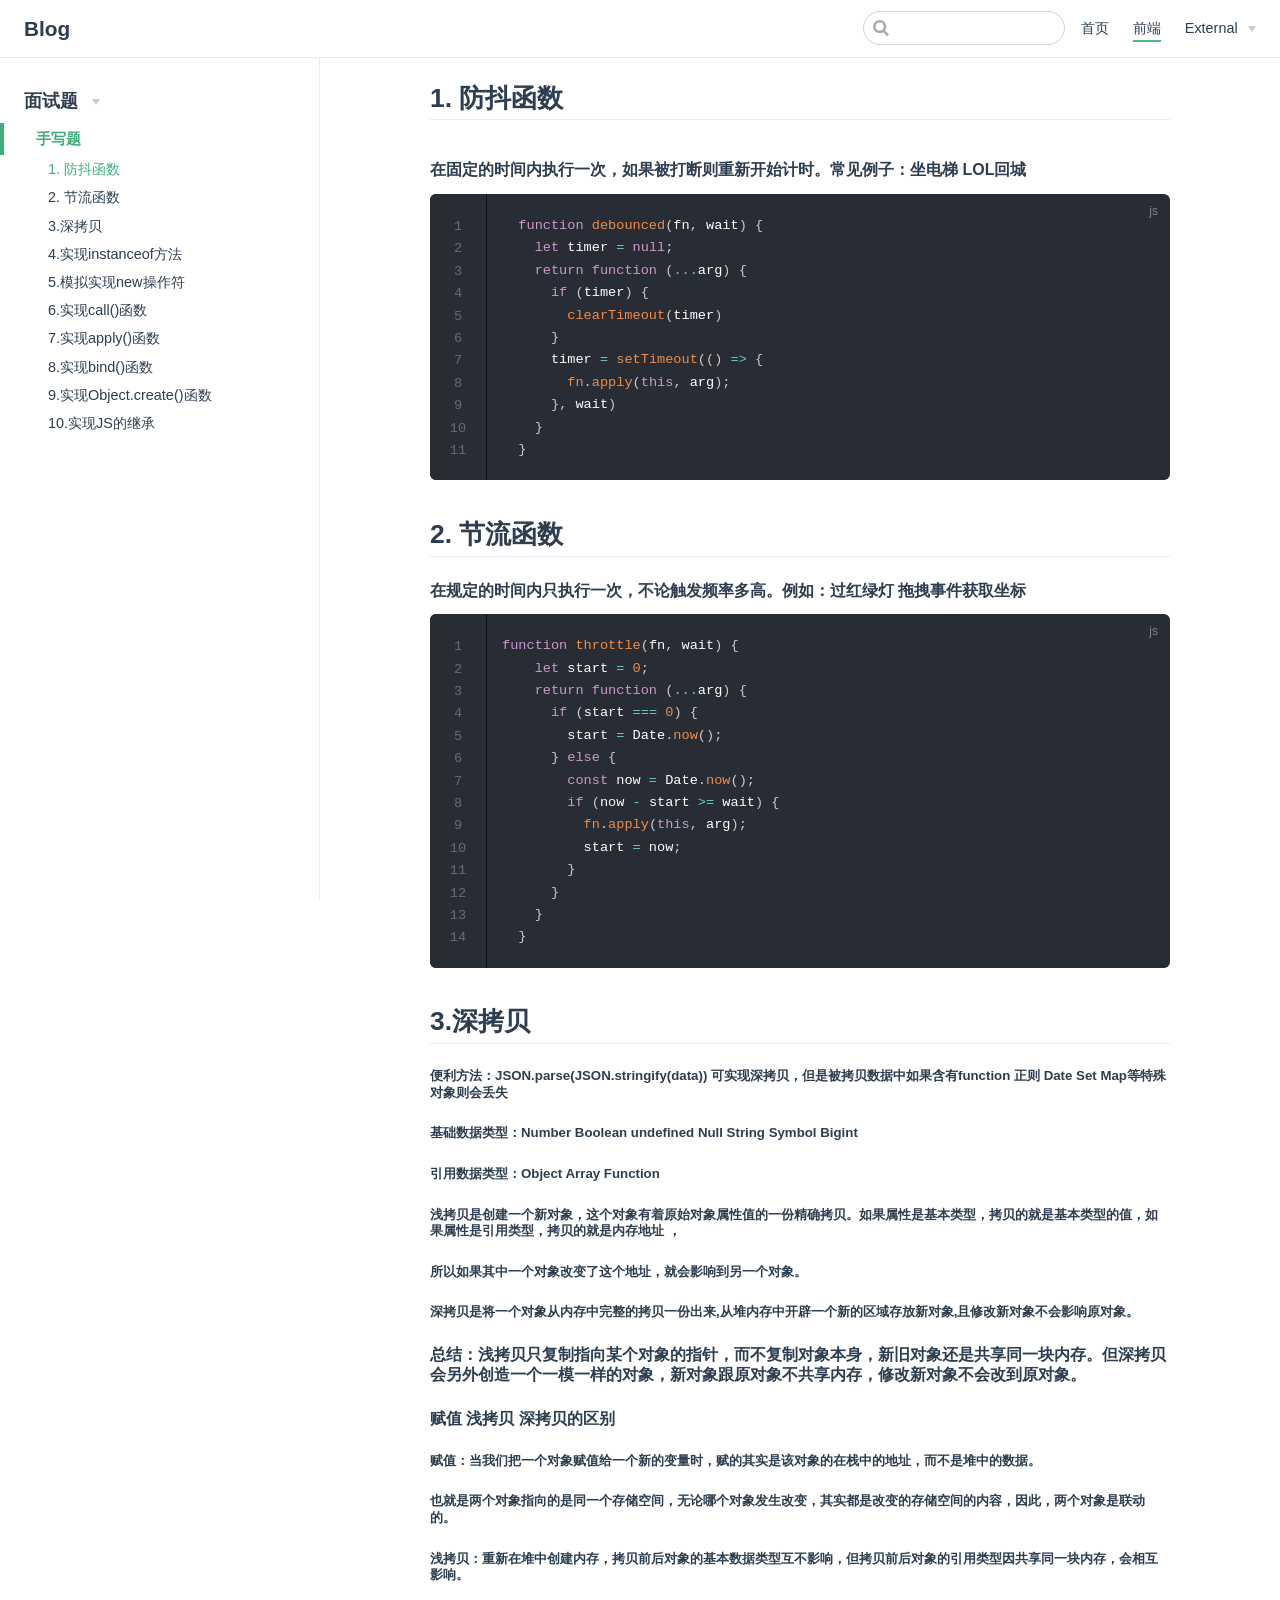
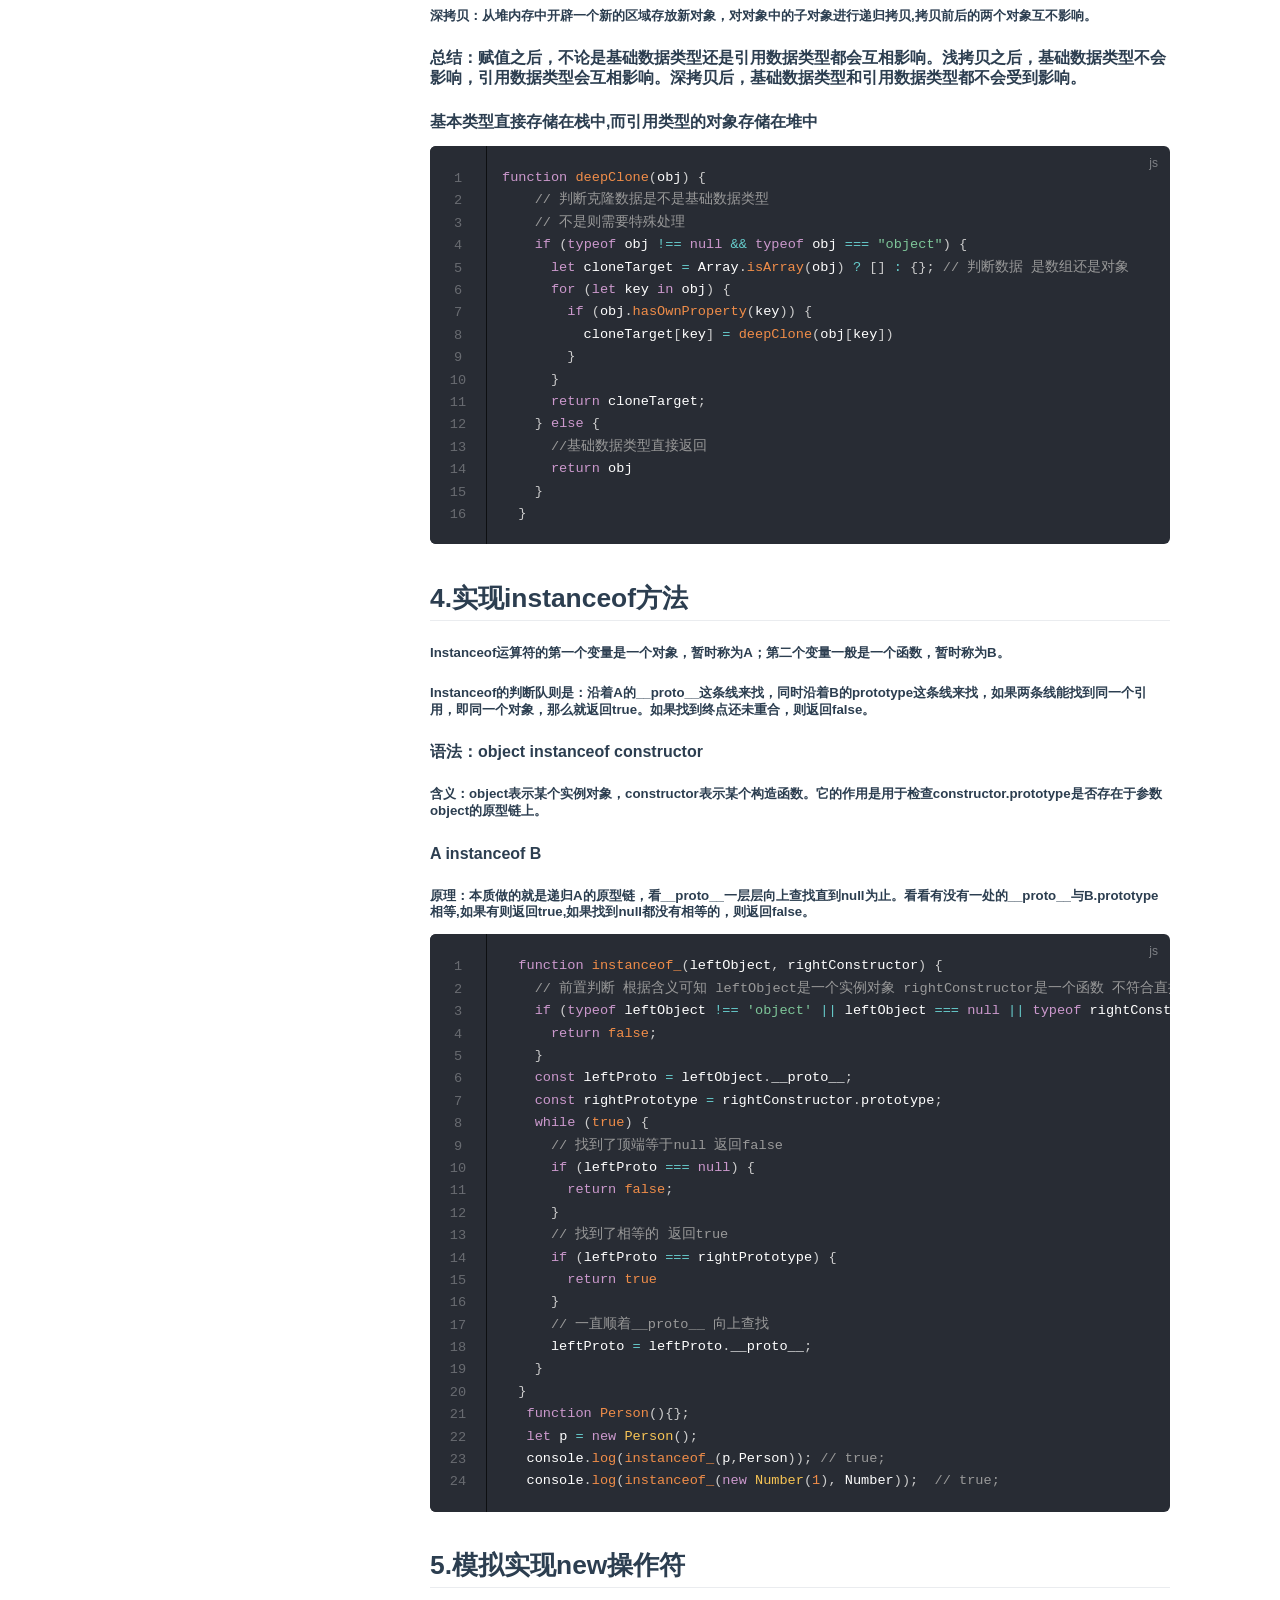
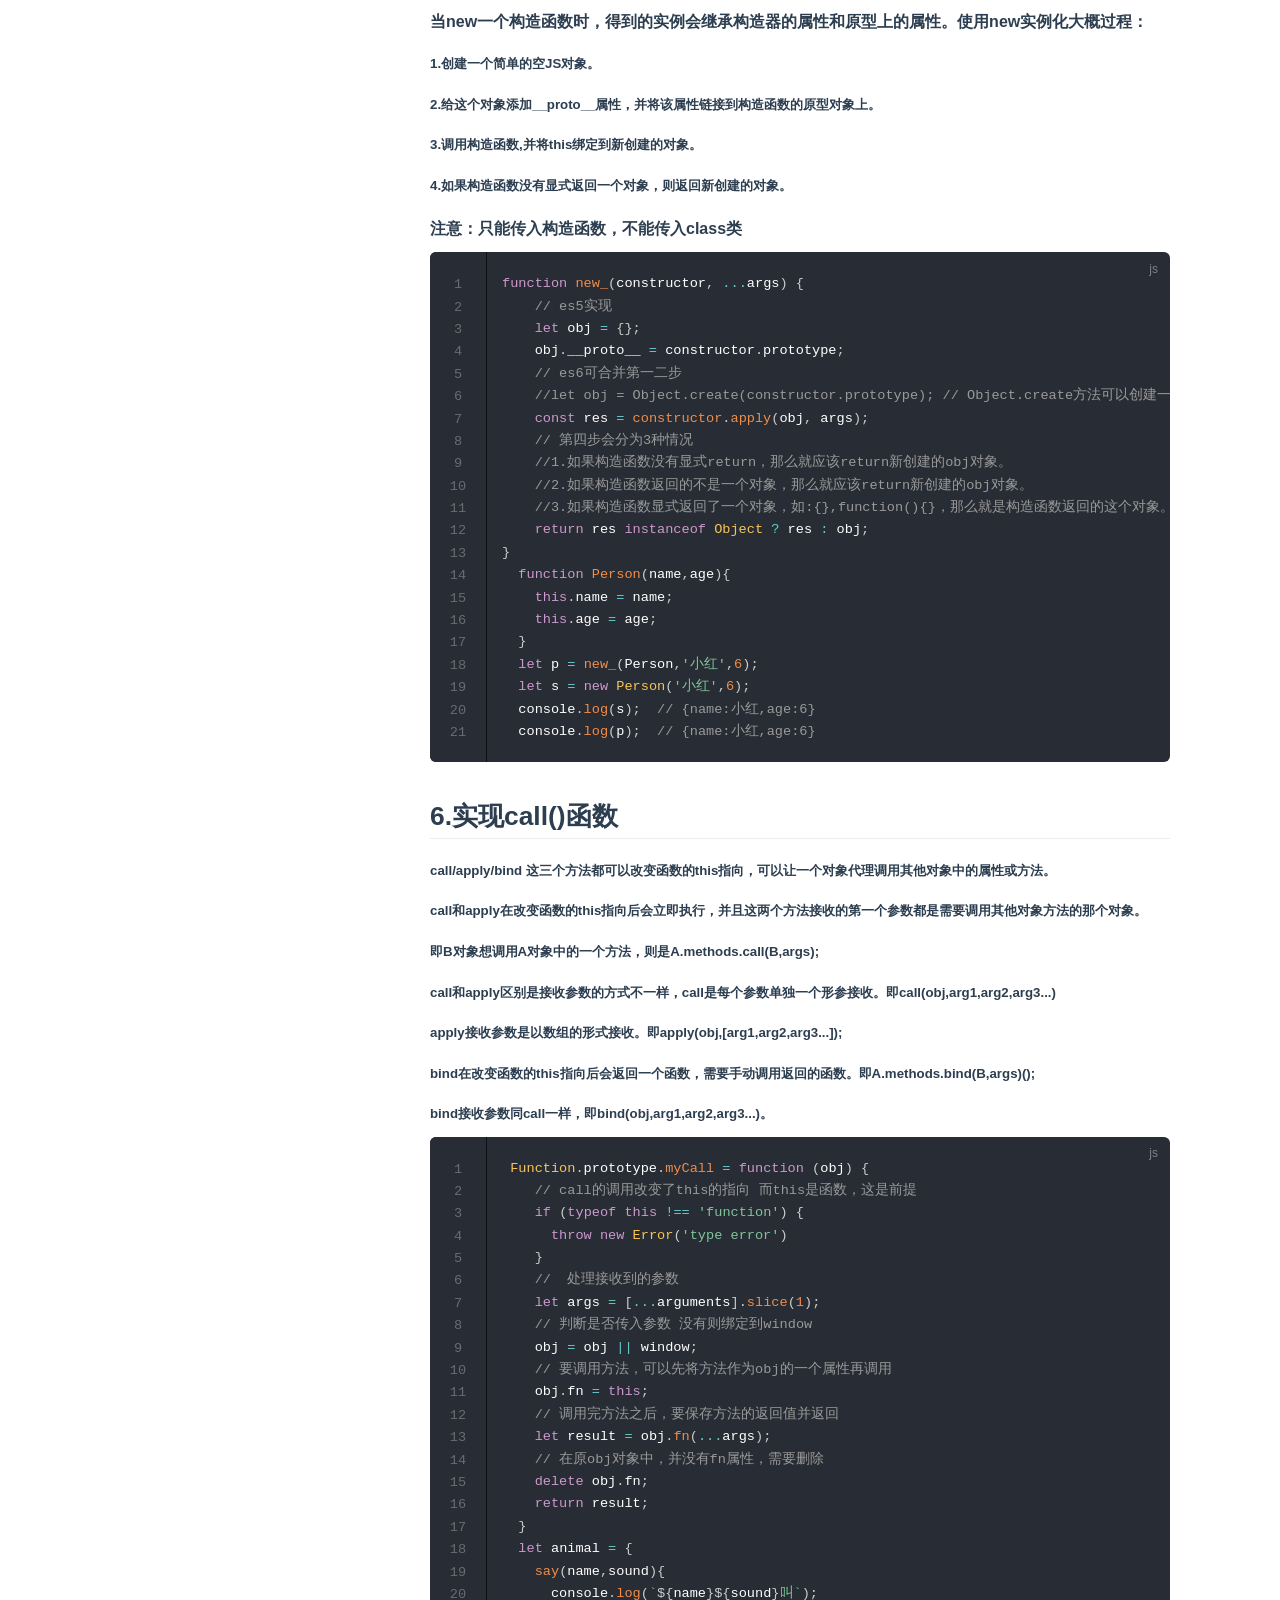
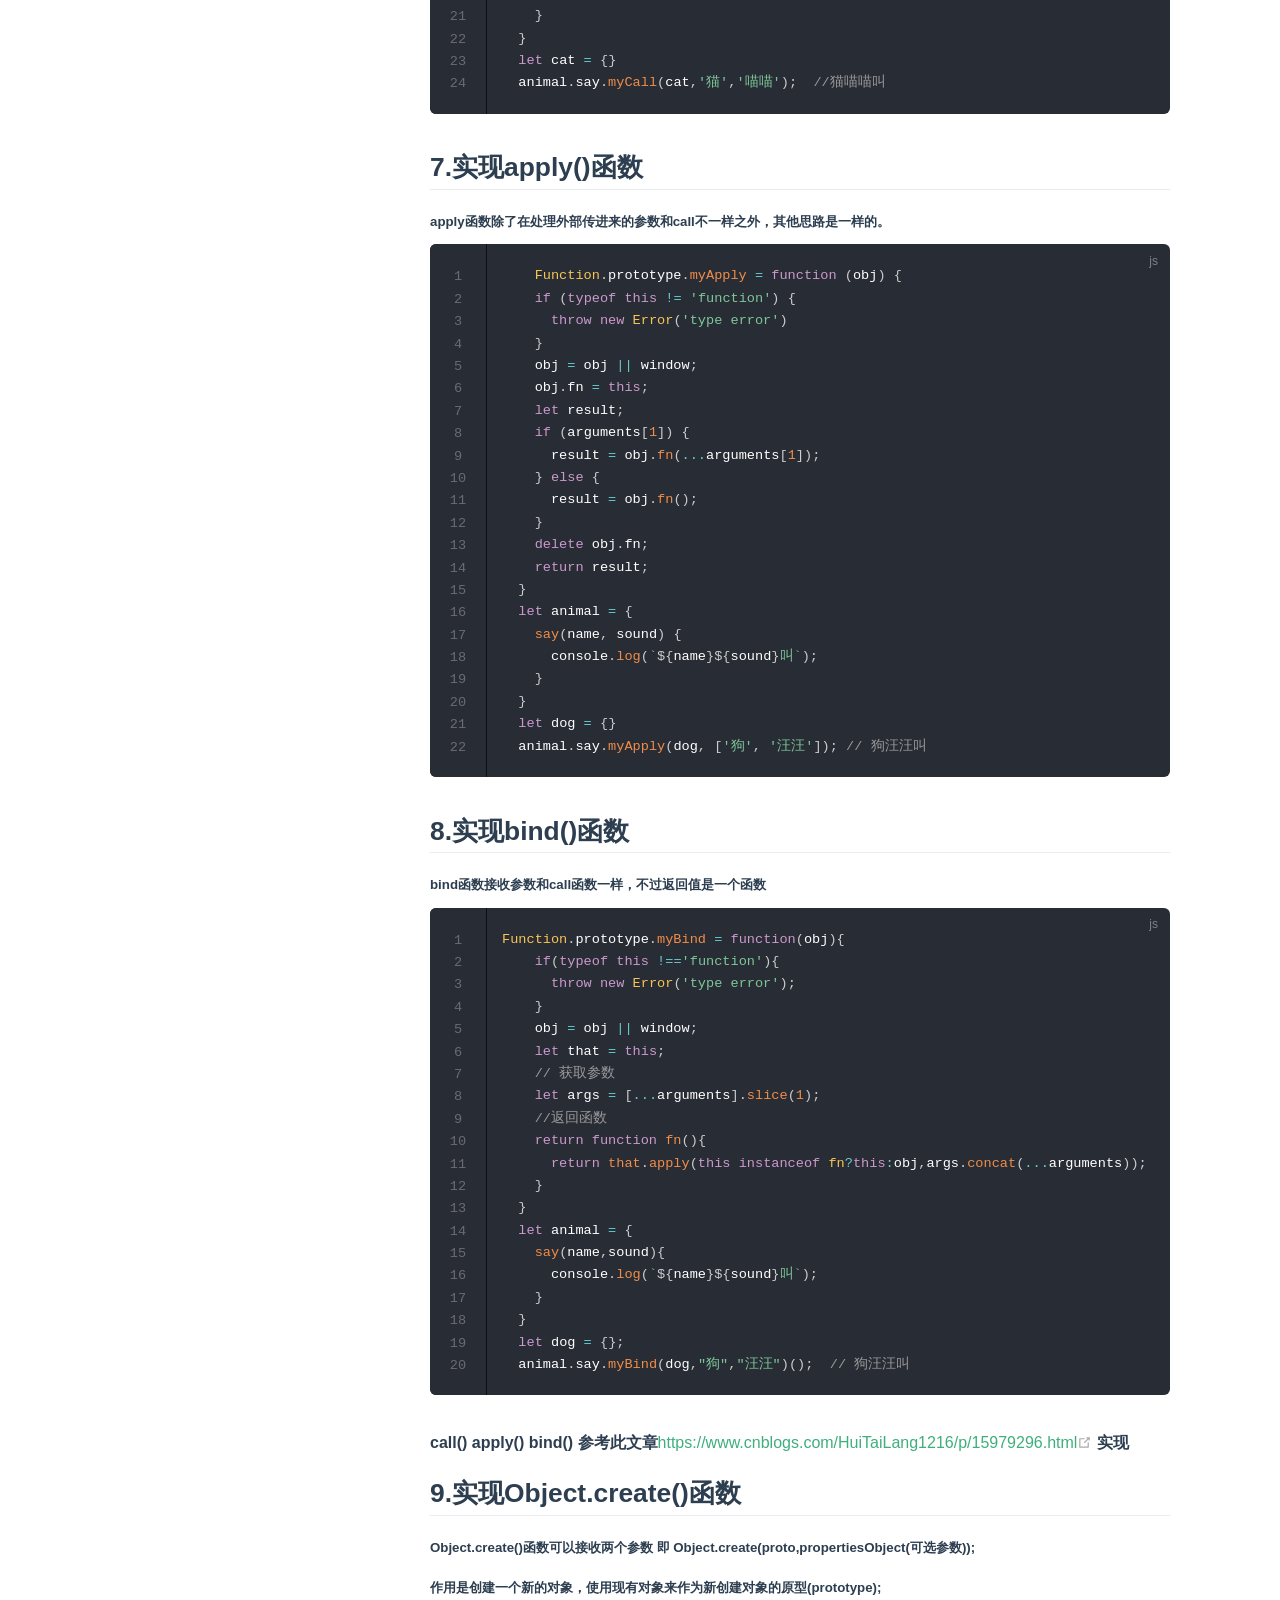
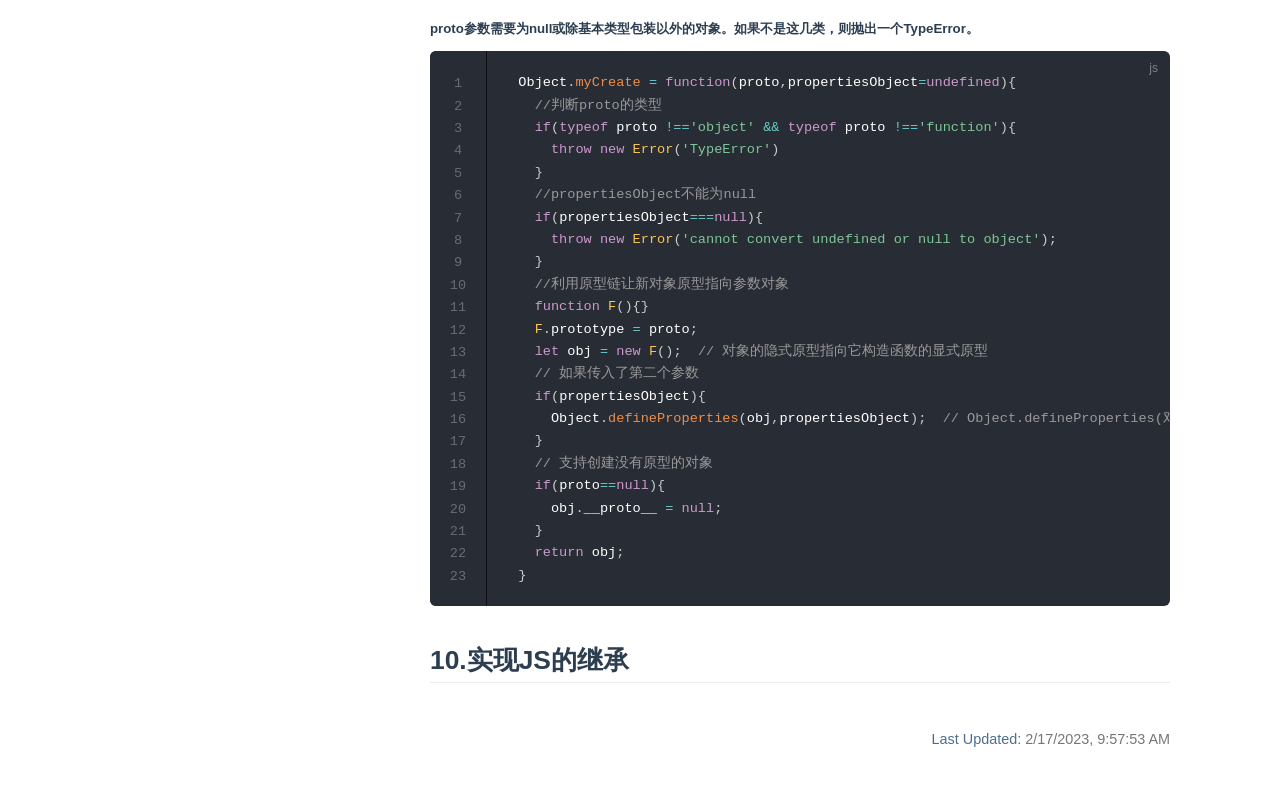
<file: blog/front-end/front.html>
<!DOCTYPE html>
<html lang="en-US">
  <head>
    <meta charset="utf-8">
    <meta name="viewport" content="width=device-width,initial-scale=1">
    <title>1. 防抖函数 | Blog</title>
    <meta name="generator" content="VuePress 1.9.8">
    <link rel="icon" href="/logo.jpg">
    <meta name="description" content="三九的知识小站">
    
    <link rel="preload" href="/assets/css/0.styles.d6ad21ed.css" as="style"><link rel="preload" href="/assets/js/app.98a3edae.js" as="script"><link rel="preload" href="/assets/js/2.73802e43.js" as="script"><link rel="preload" href="/assets/js/10.ee2095cc.js" as="script"><link rel="prefetch" href="/assets/js/3.414988de.js"><link rel="prefetch" href="/assets/js/4.b792201d.js"><link rel="prefetch" href="/assets/js/5.4092fb79.js"><link rel="prefetch" href="/assets/js/6.df560b76.js"><link rel="prefetch" href="/assets/js/7.1b36639e.js"><link rel="prefetch" href="/assets/js/8.8cbed09b.js"><link rel="prefetch" href="/assets/js/9.f5a60058.js">
    <link rel="stylesheet" href="/assets/css/0.styles.d6ad21ed.css">
  </head>
  <body>
    <div id="app" data-server-rendered="true"><div class="theme-container"><header class="navbar"><div class="sidebar-button"><svg xmlns="http://www.w3.org/2000/svg" aria-hidden="true" role="img" viewBox="0 0 448 512" class="icon"><path fill="currentColor" d="M436 124H12c-6.627 0-12-5.373-12-12V80c0-6.627 5.373-12 12-12h424c6.627 0 12 5.373 12 12v32c0 6.627-5.373 12-12 12zm0 160H12c-6.627 0-12-5.373-12-12v-32c0-6.627 5.373-12 12-12h424c6.627 0 12 5.373 12 12v32c0 6.627-5.373 12-12 12zm0 160H12c-6.627 0-12-5.373-12-12v-32c0-6.627 5.373-12 12-12h424c6.627 0 12 5.373 12 12v32c0 6.627-5.373 12-12 12z"></path></svg></div> <a href="/" class="home-link router-link-active"><!----> <span class="site-name">Blog</span></a> <div class="links"><div class="search-box"><input aria-label="Search" autocomplete="off" spellcheck="false" value=""> <!----></div> <nav class="nav-links can-hide"><div class="nav-item"><a href="/" class="nav-link">
  首页
</a></div><div class="nav-item"><a href="/blog/front-end/front.html" aria-current="page" class="nav-link router-link-exact-active router-link-active">
  前端
</a></div><div class="nav-item"><div class="dropdown-wrapper"><button type="button" aria-label="External" class="dropdown-title"><span class="title">External</span> <span class="arrow down"></span></button> <button type="button" aria-label="External" class="mobile-dropdown-title"><span class="title">External</span> <span class="arrow right"></span></button> <ul class="nav-dropdown" style="display:none;"><li class="dropdown-item"><!----> <a href="https://blog.csdn.net/m0_60835161?spm=1010.2135.3001.5343" target="_blank" rel="noopener noreferrer" class="nav-link external">
  csdn
  <span><svg xmlns="http://www.w3.org/2000/svg" aria-hidden="true" focusable="false" x="0px" y="0px" viewBox="0 0 100 100" width="15" height="15" class="icon outbound"><path fill="currentColor" d="M18.8,85.1h56l0,0c2.2,0,4-1.8,4-4v-32h-8v28h-48v-48h28v-8h-32l0,0c-2.2,0-4,1.8-4,4v56C14.8,83.3,16.6,85.1,18.8,85.1z"></path> <polygon fill="currentColor" points="45.7,48.7 51.3,54.3 77.2,28.5 77.2,37.2 85.2,37.2 85.2,14.9 62.8,14.9 62.8,22.9 71.5,22.9"></polygon></svg> <span class="sr-only">(opens new window)</span></span></a></li><li class="dropdown-item"><!----> <a href="https://gitee.com/zssmile" target="_blank" rel="noopener noreferrer" class="nav-link external">
  gitee
  <span><svg xmlns="http://www.w3.org/2000/svg" aria-hidden="true" focusable="false" x="0px" y="0px" viewBox="0 0 100 100" width="15" height="15" class="icon outbound"><path fill="currentColor" d="M18.8,85.1h56l0,0c2.2,0,4-1.8,4-4v-32h-8v28h-48v-48h28v-8h-32l0,0c-2.2,0-4,1.8-4,4v56C14.8,83.3,16.6,85.1,18.8,85.1z"></path> <polygon fill="currentColor" points="45.7,48.7 51.3,54.3 77.2,28.5 77.2,37.2 85.2,37.2 85.2,14.9 62.8,14.9 62.8,22.9 71.5,22.9"></polygon></svg> <span class="sr-only">(opens new window)</span></span></a></li><li class="dropdown-item"><!----> <a href="https://github.com/coder0309" target="_blank" rel="noopener noreferrer" class="nav-link external">
  github
  <span><svg xmlns="http://www.w3.org/2000/svg" aria-hidden="true" focusable="false" x="0px" y="0px" viewBox="0 0 100 100" width="15" height="15" class="icon outbound"><path fill="currentColor" d="M18.8,85.1h56l0,0c2.2,0,4-1.8,4-4v-32h-8v28h-48v-48h28v-8h-32l0,0c-2.2,0-4,1.8-4,4v56C14.8,83.3,16.6,85.1,18.8,85.1z"></path> <polygon fill="currentColor" points="45.7,48.7 51.3,54.3 77.2,28.5 77.2,37.2 85.2,37.2 85.2,14.9 62.8,14.9 62.8,22.9 71.5,22.9"></polygon></svg> <span class="sr-only">(opens new window)</span></span></a></li></ul></div></div> <!----></nav></div></header> <div class="sidebar-mask"></div> <aside class="sidebar"><nav class="nav-links"><div class="nav-item"><a href="/" class="nav-link">
  首页
</a></div><div class="nav-item"><a href="/blog/front-end/front.html" aria-current="page" class="nav-link router-link-exact-active router-link-active">
  前端
</a></div><div class="nav-item"><div class="dropdown-wrapper"><button type="button" aria-label="External" class="dropdown-title"><span class="title">External</span> <span class="arrow down"></span></button> <button type="button" aria-label="External" class="mobile-dropdown-title"><span class="title">External</span> <span class="arrow right"></span></button> <ul class="nav-dropdown" style="display:none;"><li class="dropdown-item"><!----> <a href="https://blog.csdn.net/m0_60835161?spm=1010.2135.3001.5343" target="_blank" rel="noopener noreferrer" class="nav-link external">
  csdn
  <span><svg xmlns="http://www.w3.org/2000/svg" aria-hidden="true" focusable="false" x="0px" y="0px" viewBox="0 0 100 100" width="15" height="15" class="icon outbound"><path fill="currentColor" d="M18.8,85.1h56l0,0c2.2,0,4-1.8,4-4v-32h-8v28h-48v-48h28v-8h-32l0,0c-2.2,0-4,1.8-4,4v56C14.8,83.3,16.6,85.1,18.8,85.1z"></path> <polygon fill="currentColor" points="45.7,48.7 51.3,54.3 77.2,28.5 77.2,37.2 85.2,37.2 85.2,14.9 62.8,14.9 62.8,22.9 71.5,22.9"></polygon></svg> <span class="sr-only">(opens new window)</span></span></a></li><li class="dropdown-item"><!----> <a href="https://gitee.com/zssmile" target="_blank" rel="noopener noreferrer" class="nav-link external">
  gitee
  <span><svg xmlns="http://www.w3.org/2000/svg" aria-hidden="true" focusable="false" x="0px" y="0px" viewBox="0 0 100 100" width="15" height="15" class="icon outbound"><path fill="currentColor" d="M18.8,85.1h56l0,0c2.2,0,4-1.8,4-4v-32h-8v28h-48v-48h28v-8h-32l0,0c-2.2,0-4,1.8-4,4v56C14.8,83.3,16.6,85.1,18.8,85.1z"></path> <polygon fill="currentColor" points="45.7,48.7 51.3,54.3 77.2,28.5 77.2,37.2 85.2,37.2 85.2,14.9 62.8,14.9 62.8,22.9 71.5,22.9"></polygon></svg> <span class="sr-only">(opens new window)</span></span></a></li><li class="dropdown-item"><!----> <a href="https://github.com/coder0309" target="_blank" rel="noopener noreferrer" class="nav-link external">
  github
  <span><svg xmlns="http://www.w3.org/2000/svg" aria-hidden="true" focusable="false" x="0px" y="0px" viewBox="0 0 100 100" width="15" height="15" class="icon outbound"><path fill="currentColor" d="M18.8,85.1h56l0,0c2.2,0,4-1.8,4-4v-32h-8v28h-48v-48h28v-8h-32l0,0c-2.2,0-4,1.8-4,4v56C14.8,83.3,16.6,85.1,18.8,85.1z"></path> <polygon fill="currentColor" points="45.7,48.7 51.3,54.3 77.2,28.5 77.2,37.2 85.2,37.2 85.2,14.9 62.8,14.9 62.8,22.9 71.5,22.9"></polygon></svg> <span class="sr-only">(opens new window)</span></span></a></li></ul></div></div> <!----></nav>  <ul class="sidebar-links"><li><section class="sidebar-group collapsable depth-0"><p class="sidebar-heading open"><span>面试题</span> <span class="arrow down"></span></p> <ul class="sidebar-links sidebar-group-items"><li><a href="/blog/front-end/front.html" aria-current="page" class="active sidebar-link">手写题</a><ul class="sidebar-sub-headers"><li class="sidebar-sub-header"><a href="/blog/front-end/front.html#_1-防抖函数" class="sidebar-link">1. 防抖函数</a></li><li class="sidebar-sub-header"><a href="/blog/front-end/front.html#_2-节流函数" class="sidebar-link">2. 节流函数</a></li><li class="sidebar-sub-header"><a href="/blog/front-end/front.html#_3-深拷贝" class="sidebar-link">3.深拷贝</a></li><li class="sidebar-sub-header"><a href="/blog/front-end/front.html#_4-实现instanceof方法" class="sidebar-link">4.实现instanceof方法</a></li><li class="sidebar-sub-header"><a href="/blog/front-end/front.html#_5-模拟实现new操作符" class="sidebar-link">5.模拟实现new操作符</a></li><li class="sidebar-sub-header"><a href="/blog/front-end/front.html#_6-实现call-函数" class="sidebar-link">6.实现call()函数</a></li><li class="sidebar-sub-header"><a href="/blog/front-end/front.html#_7-实现apply-函数" class="sidebar-link">7.实现apply()函数</a></li><li class="sidebar-sub-header"><a href="/blog/front-end/front.html#_8-实现bind-函数" class="sidebar-link">8.实现bind()函数</a></li><li class="sidebar-sub-header"><a href="/blog/front-end/front.html#_9-实现object-create-函数" class="sidebar-link">9.实现Object.create()函数</a></li><li class="sidebar-sub-header"><a href="/blog/front-end/front.html#_10-实现js的继承" class="sidebar-link">10.实现JS的继承</a></li></ul></li></ul></section></li></ul> </aside> <main class="page"> <div class="theme-default-content content__default"><h2 id="_1-防抖函数"><a href="#_1-防抖函数" class="header-anchor">#</a> 1. 防抖函数</h2> <h4 id="在固定的时间内执行一次-如果被打断则重新开始计时。常见例子-坐电梯-lol回城"><a href="#在固定的时间内执行一次-如果被打断则重新开始计时。常见例子-坐电梯-lol回城" class="header-anchor">#</a> 在固定的时间内执行一次，如果被打断则重新开始计时。常见例子：坐电梯 LOL回城</h4> <div class="language-javascript line-numbers-mode"><pre class="language-javascript"><code>  <span class="token keyword">function</span> <span class="token function">debounced</span><span class="token punctuation">(</span><span class="token parameter">fn<span class="token punctuation">,</span> wait</span><span class="token punctuation">)</span> <span class="token punctuation">{</span>
    <span class="token keyword">let</span> timer <span class="token operator">=</span> <span class="token keyword">null</span><span class="token punctuation">;</span>
    <span class="token keyword">return</span> <span class="token keyword">function</span> <span class="token punctuation">(</span><span class="token parameter"><span class="token operator">...</span>arg</span><span class="token punctuation">)</span> <span class="token punctuation">{</span>
      <span class="token keyword">if</span> <span class="token punctuation">(</span>timer<span class="token punctuation">)</span> <span class="token punctuation">{</span>
        <span class="token function">clearTimeout</span><span class="token punctuation">(</span>timer<span class="token punctuation">)</span>
      <span class="token punctuation">}</span>
      timer <span class="token operator">=</span> <span class="token function">setTimeout</span><span class="token punctuation">(</span><span class="token punctuation">(</span><span class="token punctuation">)</span> <span class="token operator">=&gt;</span> <span class="token punctuation">{</span>
        <span class="token function">fn</span><span class="token punctuation">.</span><span class="token function">apply</span><span class="token punctuation">(</span><span class="token keyword">this</span><span class="token punctuation">,</span> arg<span class="token punctuation">)</span><span class="token punctuation">;</span>
      <span class="token punctuation">}</span><span class="token punctuation">,</span> wait<span class="token punctuation">)</span>
    <span class="token punctuation">}</span>
  <span class="token punctuation">}</span>
</code></pre> <div class="line-numbers-wrapper"><span class="line-number">1</span><br><span class="line-number">2</span><br><span class="line-number">3</span><br><span class="line-number">4</span><br><span class="line-number">5</span><br><span class="line-number">6</span><br><span class="line-number">7</span><br><span class="line-number">8</span><br><span class="line-number">9</span><br><span class="line-number">10</span><br><span class="line-number">11</span><br></div></div><h2 id="_2-节流函数"><a href="#_2-节流函数" class="header-anchor">#</a> 2. 节流函数</h2> <h4 id="在规定的时间内只执行一次-不论触发频率多高。例如-过红绿灯-拖拽事件获取坐标"><a href="#在规定的时间内只执行一次-不论触发频率多高。例如-过红绿灯-拖拽事件获取坐标" class="header-anchor">#</a> 在规定的时间内只执行一次，不论触发频率多高。例如：过红绿灯  拖拽事件获取坐标</h4> <div class="language-javascript line-numbers-mode"><pre class="language-javascript"><code><span class="token keyword">function</span> <span class="token function">throttle</span><span class="token punctuation">(</span><span class="token parameter">fn<span class="token punctuation">,</span> wait</span><span class="token punctuation">)</span> <span class="token punctuation">{</span>
    <span class="token keyword">let</span> start <span class="token operator">=</span> <span class="token number">0</span><span class="token punctuation">;</span>
    <span class="token keyword">return</span> <span class="token keyword">function</span> <span class="token punctuation">(</span><span class="token parameter"><span class="token operator">...</span>arg</span><span class="token punctuation">)</span> <span class="token punctuation">{</span>
      <span class="token keyword">if</span> <span class="token punctuation">(</span>start <span class="token operator">===</span> <span class="token number">0</span><span class="token punctuation">)</span> <span class="token punctuation">{</span>
        start <span class="token operator">=</span> Date<span class="token punctuation">.</span><span class="token function">now</span><span class="token punctuation">(</span><span class="token punctuation">)</span><span class="token punctuation">;</span>
      <span class="token punctuation">}</span> <span class="token keyword">else</span> <span class="token punctuation">{</span>
        <span class="token keyword">const</span> now <span class="token operator">=</span> Date<span class="token punctuation">.</span><span class="token function">now</span><span class="token punctuation">(</span><span class="token punctuation">)</span><span class="token punctuation">;</span>
        <span class="token keyword">if</span> <span class="token punctuation">(</span>now <span class="token operator">-</span> start <span class="token operator">&gt;=</span> wait<span class="token punctuation">)</span> <span class="token punctuation">{</span>
          <span class="token function">fn</span><span class="token punctuation">.</span><span class="token function">apply</span><span class="token punctuation">(</span><span class="token keyword">this</span><span class="token punctuation">,</span> arg<span class="token punctuation">)</span><span class="token punctuation">;</span>
          start <span class="token operator">=</span> now<span class="token punctuation">;</span>
        <span class="token punctuation">}</span>
      <span class="token punctuation">}</span>
    <span class="token punctuation">}</span>
  <span class="token punctuation">}</span>
</code></pre> <div class="line-numbers-wrapper"><span class="line-number">1</span><br><span class="line-number">2</span><br><span class="line-number">3</span><br><span class="line-number">4</span><br><span class="line-number">5</span><br><span class="line-number">6</span><br><span class="line-number">7</span><br><span class="line-number">8</span><br><span class="line-number">9</span><br><span class="line-number">10</span><br><span class="line-number">11</span><br><span class="line-number">12</span><br><span class="line-number">13</span><br><span class="line-number">14</span><br></div></div><h2 id="_3-深拷贝"><a href="#_3-深拷贝" class="header-anchor">#</a> 3.深拷贝</h2> <h5 id="便利方法-json-parse-json-stringify-data-可实现深拷贝-但是被拷贝数据中如果含有function-正则-date-set-map等特殊对象则会丢失"><a href="#便利方法-json-parse-json-stringify-data-可实现深拷贝-但是被拷贝数据中如果含有function-正则-date-set-map等特殊对象则会丢失" class="header-anchor">#</a> 便利方法：JSON.parse(JSON.stringify(data)) 可实现深拷贝，但是被拷贝数据中如果含有function 正则 Date Set Map等特殊对象则会丢失</h5> <h5 id="基础数据类型-number-boolean-undefined-null-string-symbol-bigint"><a href="#基础数据类型-number-boolean-undefined-null-string-symbol-bigint" class="header-anchor">#</a> 基础数据类型：Number Boolean undefined Null String Symbol Bigint</h5> <h5 id="引用数据类型-object-array-function"><a href="#引用数据类型-object-array-function" class="header-anchor">#</a> 引用数据类型：Object Array Function</h5> <h5 id="浅拷贝是创建一个新对象-这个对象有着原始对象属性值的一份精确拷贝。如果属性是基本类型-拷贝的就是基本类型的值-如果属性是引用类型-拷贝的就是内存地址"><a href="#浅拷贝是创建一个新对象-这个对象有着原始对象属性值的一份精确拷贝。如果属性是基本类型-拷贝的就是基本类型的值-如果属性是引用类型-拷贝的就是内存地址" class="header-anchor">#</a> 浅拷贝是创建一个新对象，这个对象有着原始对象属性值的一份精确拷贝。如果属性是基本类型，拷贝的就是基本类型的值，如果属性是引用类型，拷贝的就是内存地址 ，</h5> <h5 id="所以如果其中一个对象改变了这个地址-就会影响到另一个对象。"><a href="#所以如果其中一个对象改变了这个地址-就会影响到另一个对象。" class="header-anchor">#</a> 所以如果其中一个对象改变了这个地址，就会影响到另一个对象。</h5> <h5 id="深拷贝是将一个对象从内存中完整的拷贝一份出来-从堆内存中开辟一个新的区域存放新对象-且修改新对象不会影响原对象。"><a href="#深拷贝是将一个对象从内存中完整的拷贝一份出来-从堆内存中开辟一个新的区域存放新对象-且修改新对象不会影响原对象。" class="header-anchor">#</a> 深拷贝是将一个对象从内存中完整的拷贝一份出来,从堆内存中开辟一个新的区域存放新对象,且修改新对象不会影响原对象。</h5> <h4 id="总结-浅拷贝只复制指向某个对象的指针-而不复制对象本身-新旧对象还是共享同一块内存。但深拷贝会另外创造一个一模一样的对象-新对象跟原对象不共享内存-修改新对象不会改到原对象。"><a href="#总结-浅拷贝只复制指向某个对象的指针-而不复制对象本身-新旧对象还是共享同一块内存。但深拷贝会另外创造一个一模一样的对象-新对象跟原对象不共享内存-修改新对象不会改到原对象。" class="header-anchor">#</a> 总结：浅拷贝只复制指向某个对象的指针，而不复制对象本身，新旧对象还是共享同一块内存。但深拷贝会另外创造一个一模一样的对象，新对象跟原对象不共享内存，修改新对象不会改到原对象。</h4> <h4 id="赋值-浅拷贝-深拷贝的区别"><a href="#赋值-浅拷贝-深拷贝的区别" class="header-anchor">#</a> 赋值 浅拷贝 深拷贝的区别</h4> <h5 id="赋值-当我们把一个对象赋值给一个新的变量时-赋的其实是该对象的在栈中的地址-而不是堆中的数据。"><a href="#赋值-当我们把一个对象赋值给一个新的变量时-赋的其实是该对象的在栈中的地址-而不是堆中的数据。" class="header-anchor">#</a> 赋值：当我们把一个对象赋值给一个新的变量时，赋的其实是该对象的在栈中的地址，而不是堆中的数据。</h5> <h5 id="也就是两个对象指向的是同一个存储空间-无论哪个对象发生改变-其实都是改变的存储空间的内容-因此-两个对象是联动的。"><a href="#也就是两个对象指向的是同一个存储空间-无论哪个对象发生改变-其实都是改变的存储空间的内容-因此-两个对象是联动的。" class="header-anchor">#</a> 也就是两个对象指向的是同一个存储空间，无论哪个对象发生改变，其实都是改变的存储空间的内容，因此，两个对象是联动的。</h5> <h5 id="浅拷贝-重新在堆中创建内存-拷贝前后对象的基本数据类型互不影响-但拷贝前后对象的引用类型因共享同一块内存-会相互影响。"><a href="#浅拷贝-重新在堆中创建内存-拷贝前后对象的基本数据类型互不影响-但拷贝前后对象的引用类型因共享同一块内存-会相互影响。" class="header-anchor">#</a> 浅拷贝：重新在堆中创建内存，拷贝前后对象的基本数据类型互不影响，但拷贝前后对象的引用类型因共享同一块内存，会相互影响。</h5> <h5 id="深拷贝-从堆内存中开辟一个新的区域存放新对象-对对象中的子对象进行递归拷贝-拷贝前后的两个对象互不影响。"><a href="#深拷贝-从堆内存中开辟一个新的区域存放新对象-对对象中的子对象进行递归拷贝-拷贝前后的两个对象互不影响。" class="header-anchor">#</a> 深拷贝：从堆内存中开辟一个新的区域存放新对象，对对象中的子对象进行递归拷贝,拷贝前后的两个对象互不影响。</h5> <h4 id="总结-赋值之后-不论是基础数据类型还是引用数据类型都会互相影响。浅拷贝之后-基础数据类型不会影响-引用数据类型会互相影响。深拷贝后-基础数据类型和引用数据类型都不会受到影响。"><a href="#总结-赋值之后-不论是基础数据类型还是引用数据类型都会互相影响。浅拷贝之后-基础数据类型不会影响-引用数据类型会互相影响。深拷贝后-基础数据类型和引用数据类型都不会受到影响。" class="header-anchor">#</a> 总结：赋值之后，不论是基础数据类型还是引用数据类型都会互相影响。浅拷贝之后，基础数据类型不会影响，引用数据类型会互相影响。深拷贝后，基础数据类型和引用数据类型都不会受到影响。</h4> <h4 id="基本类型直接存储在栈中-而引用类型的对象存储在堆中"><a href="#基本类型直接存储在栈中-而引用类型的对象存储在堆中" class="header-anchor">#</a> 基本类型直接存储在栈中,而引用类型的对象存储在堆中</h4> <div class="language-javascript line-numbers-mode"><pre class="language-javascript"><code><span class="token keyword">function</span> <span class="token function">deepClone</span><span class="token punctuation">(</span><span class="token parameter">obj</span><span class="token punctuation">)</span> <span class="token punctuation">{</span>
    <span class="token comment">// 判断克隆数据是不是基础数据类型</span>
    <span class="token comment">// 不是则需要特殊处理</span>
    <span class="token keyword">if</span> <span class="token punctuation">(</span><span class="token keyword">typeof</span> obj <span class="token operator">!==</span> <span class="token keyword">null</span> <span class="token operator">&amp;&amp;</span> <span class="token keyword">typeof</span> obj <span class="token operator">===</span> <span class="token string">&quot;object&quot;</span><span class="token punctuation">)</span> <span class="token punctuation">{</span>
      <span class="token keyword">let</span> cloneTarget <span class="token operator">=</span> Array<span class="token punctuation">.</span><span class="token function">isArray</span><span class="token punctuation">(</span>obj<span class="token punctuation">)</span> <span class="token operator">?</span> <span class="token punctuation">[</span><span class="token punctuation">]</span> <span class="token operator">:</span> <span class="token punctuation">{</span><span class="token punctuation">}</span><span class="token punctuation">;</span> <span class="token comment">// 判断数据 是数组还是对象</span>
      <span class="token keyword">for</span> <span class="token punctuation">(</span><span class="token keyword">let</span> key <span class="token keyword">in</span> obj<span class="token punctuation">)</span> <span class="token punctuation">{</span>
        <span class="token keyword">if</span> <span class="token punctuation">(</span>obj<span class="token punctuation">.</span><span class="token function">hasOwnProperty</span><span class="token punctuation">(</span>key<span class="token punctuation">)</span><span class="token punctuation">)</span> <span class="token punctuation">{</span>
          cloneTarget<span class="token punctuation">[</span>key<span class="token punctuation">]</span> <span class="token operator">=</span> <span class="token function">deepClone</span><span class="token punctuation">(</span>obj<span class="token punctuation">[</span>key<span class="token punctuation">]</span><span class="token punctuation">)</span>
        <span class="token punctuation">}</span>
      <span class="token punctuation">}</span>
      <span class="token keyword">return</span> cloneTarget<span class="token punctuation">;</span>
    <span class="token punctuation">}</span> <span class="token keyword">else</span> <span class="token punctuation">{</span>
      <span class="token comment">//基础数据类型直接返回</span>
      <span class="token keyword">return</span> obj
    <span class="token punctuation">}</span>
  <span class="token punctuation">}</span>
</code></pre> <div class="line-numbers-wrapper"><span class="line-number">1</span><br><span class="line-number">2</span><br><span class="line-number">3</span><br><span class="line-number">4</span><br><span class="line-number">5</span><br><span class="line-number">6</span><br><span class="line-number">7</span><br><span class="line-number">8</span><br><span class="line-number">9</span><br><span class="line-number">10</span><br><span class="line-number">11</span><br><span class="line-number">12</span><br><span class="line-number">13</span><br><span class="line-number">14</span><br><span class="line-number">15</span><br><span class="line-number">16</span><br></div></div><h2 id="_4-实现instanceof方法"><a href="#_4-实现instanceof方法" class="header-anchor">#</a> 4.实现instanceof方法</h2> <h5 id="instanceof运算符的第一个变量是一个对象-暂时称为a-第二个变量一般是一个函数-暂时称为b。"><a href="#instanceof运算符的第一个变量是一个对象-暂时称为a-第二个变量一般是一个函数-暂时称为b。" class="header-anchor">#</a> Instanceof运算符的第一个变量是一个对象，暂时称为A；第二个变量一般是一个函数，暂时称为B。</h5> <h5 id="instanceof的判断队则是-沿着a的-proto-这条线来找-同时沿着b的prototype这条线来找-如果两条线能找到同一个引用-即同一个对象-那么就返回true。如果找到终点还未重合-则返回false。"><a href="#instanceof的判断队则是-沿着a的-proto-这条线来找-同时沿着b的prototype这条线来找-如果两条线能找到同一个引用-即同一个对象-那么就返回true。如果找到终点还未重合-则返回false。" class="header-anchor">#</a> Instanceof的判断队则是：沿着A的__proto__这条线来找，同时沿着B的prototype这条线来找，如果两条线能找到同一个引用，即同一个对象，那么就返回true。如果找到终点还未重合，则返回false。</h5> <h4 id="语法-object-instanceof-constructor"><a href="#语法-object-instanceof-constructor" class="header-anchor">#</a> 语法：object instanceof constructor</h4> <h5 id="含义-object表示某个实例对象-constructor表示某个构造函数。它的作用是用于检查constructor-prototype是否存在于参数object的原型链上。"><a href="#含义-object表示某个实例对象-constructor表示某个构造函数。它的作用是用于检查constructor-prototype是否存在于参数object的原型链上。" class="header-anchor">#</a> 含义：object表示某个实例对象，constructor表示某个构造函数。它的作用是用于检查constructor.prototype是否存在于参数object的原型链上。</h5> <h4 id="a-instanceof-b"><a href="#a-instanceof-b" class="header-anchor">#</a> A instanceof B</h4> <h5 id="原理-本质做的就是递归a的原型链-看-proto-一层层向上查找直到null为止。看看有没有一处的-proto-与b-prototype相等-如果有则返回true-如果找到null都没有相等的-则返回false。"><a href="#原理-本质做的就是递归a的原型链-看-proto-一层层向上查找直到null为止。看看有没有一处的-proto-与b-prototype相等-如果有则返回true-如果找到null都没有相等的-则返回false。" class="header-anchor">#</a> 原理：本质做的就是递归A的原型链，看__proto__一层层向上查找直到null为止。看看有没有一处的__proto__与B.prototype相等,如果有则返回true,如果找到null都没有相等的，则返回false。</h5> <div class="language-javascript line-numbers-mode"><pre class="language-javascript"><code>  <span class="token keyword">function</span> <span class="token function">instanceof_</span><span class="token punctuation">(</span><span class="token parameter">leftObject<span class="token punctuation">,</span> rightConstructor</span><span class="token punctuation">)</span> <span class="token punctuation">{</span>
    <span class="token comment">// 前置判断 根据含义可知 leftObject是一个实例对象 rightConstructor是一个函数 不符合直接false</span>
    <span class="token keyword">if</span> <span class="token punctuation">(</span><span class="token keyword">typeof</span> leftObject <span class="token operator">!==</span> <span class="token string">'object'</span> <span class="token operator">||</span> leftObject <span class="token operator">===</span> <span class="token keyword">null</span> <span class="token operator">||</span> <span class="token keyword">typeof</span> rightConstructor <span class="token operator">!==</span> <span class="token string">'function'</span><span class="token punctuation">)</span> <span class="token punctuation">{</span>
      <span class="token keyword">return</span> <span class="token boolean">false</span><span class="token punctuation">;</span>
    <span class="token punctuation">}</span>
    <span class="token keyword">const</span> leftProto <span class="token operator">=</span> leftObject<span class="token punctuation">.</span>__proto__<span class="token punctuation">;</span>
    <span class="token keyword">const</span> rightPrototype <span class="token operator">=</span> rightConstructor<span class="token punctuation">.</span>prototype<span class="token punctuation">;</span>
    <span class="token keyword">while</span> <span class="token punctuation">(</span><span class="token boolean">true</span><span class="token punctuation">)</span> <span class="token punctuation">{</span>
      <span class="token comment">// 找到了顶端等于null 返回false</span>
      <span class="token keyword">if</span> <span class="token punctuation">(</span>leftProto <span class="token operator">===</span> <span class="token keyword">null</span><span class="token punctuation">)</span> <span class="token punctuation">{</span>
        <span class="token keyword">return</span> <span class="token boolean">false</span><span class="token punctuation">;</span>
      <span class="token punctuation">}</span>
      <span class="token comment">// 找到了相等的 返回true</span>
      <span class="token keyword">if</span> <span class="token punctuation">(</span>leftProto <span class="token operator">===</span> rightPrototype<span class="token punctuation">)</span> <span class="token punctuation">{</span>
        <span class="token keyword">return</span> <span class="token boolean">true</span>
      <span class="token punctuation">}</span>
      <span class="token comment">// 一直顺着__proto__ 向上查找</span>
      leftProto <span class="token operator">=</span> leftProto<span class="token punctuation">.</span>__proto__<span class="token punctuation">;</span>
    <span class="token punctuation">}</span>
  <span class="token punctuation">}</span>
   <span class="token keyword">function</span> <span class="token function">Person</span><span class="token punctuation">(</span><span class="token punctuation">)</span><span class="token punctuation">{</span><span class="token punctuation">}</span><span class="token punctuation">;</span>
   <span class="token keyword">let</span> p <span class="token operator">=</span> <span class="token keyword">new</span> <span class="token class-name">Person</span><span class="token punctuation">(</span><span class="token punctuation">)</span><span class="token punctuation">;</span>
   console<span class="token punctuation">.</span><span class="token function">log</span><span class="token punctuation">(</span><span class="token function">instanceof_</span><span class="token punctuation">(</span>p<span class="token punctuation">,</span>Person<span class="token punctuation">)</span><span class="token punctuation">)</span><span class="token punctuation">;</span> <span class="token comment">// true;</span>
   console<span class="token punctuation">.</span><span class="token function">log</span><span class="token punctuation">(</span><span class="token function">instanceof_</span><span class="token punctuation">(</span><span class="token keyword">new</span> <span class="token class-name">Number</span><span class="token punctuation">(</span><span class="token number">1</span><span class="token punctuation">)</span><span class="token punctuation">,</span> Number<span class="token punctuation">)</span><span class="token punctuation">)</span><span class="token punctuation">;</span>  <span class="token comment">// true;</span>
</code></pre> <div class="line-numbers-wrapper"><span class="line-number">1</span><br><span class="line-number">2</span><br><span class="line-number">3</span><br><span class="line-number">4</span><br><span class="line-number">5</span><br><span class="line-number">6</span><br><span class="line-number">7</span><br><span class="line-number">8</span><br><span class="line-number">9</span><br><span class="line-number">10</span><br><span class="line-number">11</span><br><span class="line-number">12</span><br><span class="line-number">13</span><br><span class="line-number">14</span><br><span class="line-number">15</span><br><span class="line-number">16</span><br><span class="line-number">17</span><br><span class="line-number">18</span><br><span class="line-number">19</span><br><span class="line-number">20</span><br><span class="line-number">21</span><br><span class="line-number">22</span><br><span class="line-number">23</span><br><span class="line-number">24</span><br></div></div><h2 id="_5-模拟实现new操作符"><a href="#_5-模拟实现new操作符" class="header-anchor">#</a> 5.模拟实现new操作符</h2> <h4 id="当new一个构造函数时-得到的实例会继承构造器的属性和原型上的属性。使用new实例化大概过程"><a href="#当new一个构造函数时-得到的实例会继承构造器的属性和原型上的属性。使用new实例化大概过程" class="header-anchor">#</a> 当new一个构造函数时，得到的实例会继承构造器的属性和原型上的属性。使用new实例化大概过程：</h4> <h5 id="_1-创建一个简单的空js对象。"><a href="#_1-创建一个简单的空js对象。" class="header-anchor">#</a> 1.创建一个简单的空JS对象。</h5> <h5 id="_2-给这个对象添加-proto-属性-并将该属性链接到构造函数的原型对象上。"><a href="#_2-给这个对象添加-proto-属性-并将该属性链接到构造函数的原型对象上。" class="header-anchor">#</a> 2.给这个对象添加__proto__属性，并将该属性链接到构造函数的原型对象上。</h5> <h5 id="_3-调用构造函数-并将this绑定到新创建的对象。"><a href="#_3-调用构造函数-并将this绑定到新创建的对象。" class="header-anchor">#</a> 3.调用构造函数,并将this绑定到新创建的对象。</h5> <h5 id="_4-如果构造函数没有显式返回一个对象-则返回新创建的对象。"><a href="#_4-如果构造函数没有显式返回一个对象-则返回新创建的对象。" class="header-anchor">#</a> 4.如果构造函数没有显式返回一个对象，则返回新创建的对象。</h5> <h4 id="注意-只能传入构造函数-不能传入class类"><a href="#注意-只能传入构造函数-不能传入class类" class="header-anchor">#</a> 注意：只能传入构造函数，不能传入class类</h4> <div class="language-javascript line-numbers-mode"><pre class="language-javascript"><code><span class="token keyword">function</span> <span class="token function">new_</span><span class="token punctuation">(</span><span class="token parameter">constructor<span class="token punctuation">,</span> <span class="token operator">...</span>args</span><span class="token punctuation">)</span> <span class="token punctuation">{</span>
    <span class="token comment">// es5实现</span>
    <span class="token keyword">let</span> obj <span class="token operator">=</span> <span class="token punctuation">{</span><span class="token punctuation">}</span><span class="token punctuation">;</span>
    obj<span class="token punctuation">.</span>__proto__ <span class="token operator">=</span> constructor<span class="token punctuation">.</span>prototype<span class="token punctuation">;</span>
    <span class="token comment">// es6可合并第一二步</span>
    <span class="token comment">//let obj = Object.create(constructor.prototype); // Object.create方法可以创建一个新对象并让新对象的__proto__指向已经存在的对象。</span>
    <span class="token keyword">const</span> res <span class="token operator">=</span> <span class="token function">constructor</span><span class="token punctuation">.</span><span class="token function">apply</span><span class="token punctuation">(</span>obj<span class="token punctuation">,</span> args<span class="token punctuation">)</span><span class="token punctuation">;</span>
    <span class="token comment">// 第四步会分为3种情况</span>
    <span class="token comment">//1.如果构造函数没有显式return，那么就应该return新创建的obj对象。</span>
    <span class="token comment">//2.如果构造函数返回的不是一个对象，那么就应该return新创建的obj对象。</span>
    <span class="token comment">//3.如果构造函数显式返回了一个对象，如:{},function(){}，那么就是构造函数返回的这个对象。</span>
    <span class="token keyword">return</span> res <span class="token keyword">instanceof</span> <span class="token class-name">Object</span> <span class="token operator">?</span> res <span class="token operator">:</span> obj<span class="token punctuation">;</span>
<span class="token punctuation">}</span>
  <span class="token keyword">function</span> <span class="token function">Person</span><span class="token punctuation">(</span><span class="token parameter">name<span class="token punctuation">,</span>age</span><span class="token punctuation">)</span><span class="token punctuation">{</span>
    <span class="token keyword">this</span><span class="token punctuation">.</span>name <span class="token operator">=</span> name<span class="token punctuation">;</span>
    <span class="token keyword">this</span><span class="token punctuation">.</span>age <span class="token operator">=</span> age<span class="token punctuation">;</span>
  <span class="token punctuation">}</span>
  <span class="token keyword">let</span> p <span class="token operator">=</span> <span class="token function">new_</span><span class="token punctuation">(</span>Person<span class="token punctuation">,</span><span class="token string">'小红'</span><span class="token punctuation">,</span><span class="token number">6</span><span class="token punctuation">)</span><span class="token punctuation">;</span>
  <span class="token keyword">let</span> s <span class="token operator">=</span> <span class="token keyword">new</span> <span class="token class-name">Person</span><span class="token punctuation">(</span><span class="token string">'小红'</span><span class="token punctuation">,</span><span class="token number">6</span><span class="token punctuation">)</span><span class="token punctuation">;</span>
  console<span class="token punctuation">.</span><span class="token function">log</span><span class="token punctuation">(</span>s<span class="token punctuation">)</span><span class="token punctuation">;</span>  <span class="token comment">// {name:小红,age:6}</span>
  console<span class="token punctuation">.</span><span class="token function">log</span><span class="token punctuation">(</span>p<span class="token punctuation">)</span><span class="token punctuation">;</span>  <span class="token comment">// {name:小红,age:6}</span>
</code></pre> <div class="line-numbers-wrapper"><span class="line-number">1</span><br><span class="line-number">2</span><br><span class="line-number">3</span><br><span class="line-number">4</span><br><span class="line-number">5</span><br><span class="line-number">6</span><br><span class="line-number">7</span><br><span class="line-number">8</span><br><span class="line-number">9</span><br><span class="line-number">10</span><br><span class="line-number">11</span><br><span class="line-number">12</span><br><span class="line-number">13</span><br><span class="line-number">14</span><br><span class="line-number">15</span><br><span class="line-number">16</span><br><span class="line-number">17</span><br><span class="line-number">18</span><br><span class="line-number">19</span><br><span class="line-number">20</span><br><span class="line-number">21</span><br></div></div><h2 id="_6-实现call-函数"><a href="#_6-实现call-函数" class="header-anchor">#</a> 6.实现call()函数</h2> <h5 id="call-apply-bind-这三个方法都可以改变函数的this指向-可以让一个对象代理调用其他对象中的属性或方法。"><a href="#call-apply-bind-这三个方法都可以改变函数的this指向-可以让一个对象代理调用其他对象中的属性或方法。" class="header-anchor">#</a> call/apply/bind 这三个方法都可以改变函数的this指向，可以让一个对象代理调用其他对象中的属性或方法。</h5> <h5 id="call和apply在改变函数的this指向后会立即执行-并且这两个方法接收的第一个参数都是需要调用其他对象方法的那个对象。"><a href="#call和apply在改变函数的this指向后会立即执行-并且这两个方法接收的第一个参数都是需要调用其他对象方法的那个对象。" class="header-anchor">#</a> call和apply在改变函数的this指向后会立即执行，并且这两个方法接收的第一个参数都是需要调用其他对象方法的那个对象。</h5> <h5 id="即b对象想调用a对象中的一个方法-则是a-methods-call-b-args"><a href="#即b对象想调用a对象中的一个方法-则是a-methods-call-b-args" class="header-anchor">#</a> 即B对象想调用A对象中的一个方法，则是A.methods.call(B,args);</h5> <h5 id="call和apply区别是接收参数的方式不一样-call是每个参数单独一个形参接收。即call-obj-arg1-arg2-arg3"><a href="#call和apply区别是接收参数的方式不一样-call是每个参数单独一个形参接收。即call-obj-arg1-arg2-arg3" class="header-anchor">#</a> call和apply区别是接收参数的方式不一样，call是每个参数单独一个形参接收。即call(obj,arg1,arg2,arg3...)</h5> <h5 id="apply接收参数是以数组的形式接收。即apply-obj-arg1-arg2-arg3"><a href="#apply接收参数是以数组的形式接收。即apply-obj-arg1-arg2-arg3" class="header-anchor">#</a> apply接收参数是以数组的形式接收。即apply(obj,[arg1,arg2,arg3...]);</h5> <h5 id="bind在改变函数的this指向后会返回一个函数-需要手动调用返回的函数。即a-methods-bind-b-args"><a href="#bind在改变函数的this指向后会返回一个函数-需要手动调用返回的函数。即a-methods-bind-b-args" class="header-anchor">#</a> bind在改变函数的this指向后会返回一个函数，需要手动调用返回的函数。即A.methods.bind(B,args)();</h5> <h5 id="bind接收参数同call一样-即bind-obj-arg1-arg2-arg3-。"><a href="#bind接收参数同call一样-即bind-obj-arg1-arg2-arg3-。" class="header-anchor">#</a> bind接收参数同call一样，即bind(obj,arg1,arg2,arg3...)。</h5> <div class="language-javascript line-numbers-mode"><pre class="language-javascript"><code> <span class="token class-name">Function</span><span class="token punctuation">.</span>prototype<span class="token punctuation">.</span><span class="token function-variable function">myCall</span> <span class="token operator">=</span> <span class="token keyword">function</span> <span class="token punctuation">(</span><span class="token parameter">obj</span><span class="token punctuation">)</span> <span class="token punctuation">{</span>
    <span class="token comment">// call的调用改变了this的指向 而this是函数，这是前提</span>
    <span class="token keyword">if</span> <span class="token punctuation">(</span><span class="token keyword">typeof</span> <span class="token keyword">this</span> <span class="token operator">!==</span> <span class="token string">'function'</span><span class="token punctuation">)</span> <span class="token punctuation">{</span>
      <span class="token keyword">throw</span> <span class="token keyword">new</span> <span class="token class-name">Error</span><span class="token punctuation">(</span><span class="token string">'type error'</span><span class="token punctuation">)</span>
    <span class="token punctuation">}</span>
    <span class="token comment">//  处理接收到的参数</span>
    <span class="token keyword">let</span> args <span class="token operator">=</span> <span class="token punctuation">[</span><span class="token operator">...</span>arguments<span class="token punctuation">]</span><span class="token punctuation">.</span><span class="token function">slice</span><span class="token punctuation">(</span><span class="token number">1</span><span class="token punctuation">)</span><span class="token punctuation">;</span>
    <span class="token comment">// 判断是否传入参数 没有则绑定到window</span>
    obj <span class="token operator">=</span> obj <span class="token operator">||</span> window<span class="token punctuation">;</span>
    <span class="token comment">// 要调用方法，可以先将方法作为obj的一个属性再调用</span>
    obj<span class="token punctuation">.</span>fn <span class="token operator">=</span> <span class="token keyword">this</span><span class="token punctuation">;</span>
    <span class="token comment">// 调用完方法之后，要保存方法的返回值并返回</span>
    <span class="token keyword">let</span> result <span class="token operator">=</span> obj<span class="token punctuation">.</span><span class="token function">fn</span><span class="token punctuation">(</span><span class="token operator">...</span>args<span class="token punctuation">)</span><span class="token punctuation">;</span>
    <span class="token comment">// 在原obj对象中，并没有fn属性，需要删除</span>
    <span class="token keyword">delete</span> obj<span class="token punctuation">.</span>fn<span class="token punctuation">;</span>
    <span class="token keyword">return</span> result<span class="token punctuation">;</span>
  <span class="token punctuation">}</span>
  <span class="token keyword">let</span> animal <span class="token operator">=</span> <span class="token punctuation">{</span>
    <span class="token function">say</span><span class="token punctuation">(</span><span class="token parameter">name<span class="token punctuation">,</span>sound</span><span class="token punctuation">)</span><span class="token punctuation">{</span>
      console<span class="token punctuation">.</span><span class="token function">log</span><span class="token punctuation">(</span><span class="token template-string"><span class="token template-punctuation string">`</span><span class="token interpolation"><span class="token interpolation-punctuation punctuation">${</span>name<span class="token interpolation-punctuation punctuation">}</span></span><span class="token interpolation"><span class="token interpolation-punctuation punctuation">${</span>sound<span class="token interpolation-punctuation punctuation">}</span></span><span class="token string">叫</span><span class="token template-punctuation string">`</span></span><span class="token punctuation">)</span><span class="token punctuation">;</span>
    <span class="token punctuation">}</span>
  <span class="token punctuation">}</span>
  <span class="token keyword">let</span> cat <span class="token operator">=</span> <span class="token punctuation">{</span><span class="token punctuation">}</span>
  animal<span class="token punctuation">.</span>say<span class="token punctuation">.</span><span class="token function">myCall</span><span class="token punctuation">(</span>cat<span class="token punctuation">,</span><span class="token string">'猫'</span><span class="token punctuation">,</span><span class="token string">'喵喵'</span><span class="token punctuation">)</span><span class="token punctuation">;</span>  <span class="token comment">//猫喵喵叫</span>
</code></pre> <div class="line-numbers-wrapper"><span class="line-number">1</span><br><span class="line-number">2</span><br><span class="line-number">3</span><br><span class="line-number">4</span><br><span class="line-number">5</span><br><span class="line-number">6</span><br><span class="line-number">7</span><br><span class="line-number">8</span><br><span class="line-number">9</span><br><span class="line-number">10</span><br><span class="line-number">11</span><br><span class="line-number">12</span><br><span class="line-number">13</span><br><span class="line-number">14</span><br><span class="line-number">15</span><br><span class="line-number">16</span><br><span class="line-number">17</span><br><span class="line-number">18</span><br><span class="line-number">19</span><br><span class="line-number">20</span><br><span class="line-number">21</span><br><span class="line-number">22</span><br><span class="line-number">23</span><br><span class="line-number">24</span><br></div></div><h2 id="_7-实现apply-函数"><a href="#_7-实现apply-函数" class="header-anchor">#</a> 7.实现apply()函数</h2> <h5 id="apply函数除了在处理外部传进来的参数和call不一样之外-其他思路是一样的。"><a href="#apply函数除了在处理外部传进来的参数和call不一样之外-其他思路是一样的。" class="header-anchor">#</a> apply函数除了在处理外部传进来的参数和call不一样之外，其他思路是一样的。</h5> <div class="language-javascript line-numbers-mode"><pre class="language-javascript"><code>    <span class="token class-name">Function</span><span class="token punctuation">.</span>prototype<span class="token punctuation">.</span><span class="token function-variable function">myApply</span> <span class="token operator">=</span> <span class="token keyword">function</span> <span class="token punctuation">(</span><span class="token parameter">obj</span><span class="token punctuation">)</span> <span class="token punctuation">{</span>
    <span class="token keyword">if</span> <span class="token punctuation">(</span><span class="token keyword">typeof</span> <span class="token keyword">this</span> <span class="token operator">!=</span> <span class="token string">'function'</span><span class="token punctuation">)</span> <span class="token punctuation">{</span>
      <span class="token keyword">throw</span> <span class="token keyword">new</span> <span class="token class-name">Error</span><span class="token punctuation">(</span><span class="token string">'type error'</span><span class="token punctuation">)</span>
    <span class="token punctuation">}</span>
    obj <span class="token operator">=</span> obj <span class="token operator">||</span> window<span class="token punctuation">;</span>
    obj<span class="token punctuation">.</span>fn <span class="token operator">=</span> <span class="token keyword">this</span><span class="token punctuation">;</span>
    <span class="token keyword">let</span> result<span class="token punctuation">;</span>
    <span class="token keyword">if</span> <span class="token punctuation">(</span>arguments<span class="token punctuation">[</span><span class="token number">1</span><span class="token punctuation">]</span><span class="token punctuation">)</span> <span class="token punctuation">{</span>
      result <span class="token operator">=</span> obj<span class="token punctuation">.</span><span class="token function">fn</span><span class="token punctuation">(</span><span class="token operator">...</span>arguments<span class="token punctuation">[</span><span class="token number">1</span><span class="token punctuation">]</span><span class="token punctuation">)</span><span class="token punctuation">;</span>
    <span class="token punctuation">}</span> <span class="token keyword">else</span> <span class="token punctuation">{</span>
      result <span class="token operator">=</span> obj<span class="token punctuation">.</span><span class="token function">fn</span><span class="token punctuation">(</span><span class="token punctuation">)</span><span class="token punctuation">;</span>
    <span class="token punctuation">}</span>
    <span class="token keyword">delete</span> obj<span class="token punctuation">.</span>fn<span class="token punctuation">;</span>
    <span class="token keyword">return</span> result<span class="token punctuation">;</span>
  <span class="token punctuation">}</span>
  <span class="token keyword">let</span> animal <span class="token operator">=</span> <span class="token punctuation">{</span>
    <span class="token function">say</span><span class="token punctuation">(</span><span class="token parameter">name<span class="token punctuation">,</span> sound</span><span class="token punctuation">)</span> <span class="token punctuation">{</span>
      console<span class="token punctuation">.</span><span class="token function">log</span><span class="token punctuation">(</span><span class="token template-string"><span class="token template-punctuation string">`</span><span class="token interpolation"><span class="token interpolation-punctuation punctuation">${</span>name<span class="token interpolation-punctuation punctuation">}</span></span><span class="token interpolation"><span class="token interpolation-punctuation punctuation">${</span>sound<span class="token interpolation-punctuation punctuation">}</span></span><span class="token string">叫</span><span class="token template-punctuation string">`</span></span><span class="token punctuation">)</span><span class="token punctuation">;</span>
    <span class="token punctuation">}</span>
  <span class="token punctuation">}</span>
  <span class="token keyword">let</span> dog <span class="token operator">=</span> <span class="token punctuation">{</span><span class="token punctuation">}</span>
  animal<span class="token punctuation">.</span>say<span class="token punctuation">.</span><span class="token function">myApply</span><span class="token punctuation">(</span>dog<span class="token punctuation">,</span> <span class="token punctuation">[</span><span class="token string">'狗'</span><span class="token punctuation">,</span> <span class="token string">'汪汪'</span><span class="token punctuation">]</span><span class="token punctuation">)</span><span class="token punctuation">;</span> <span class="token comment">// 狗汪汪叫</span>
</code></pre> <div class="line-numbers-wrapper"><span class="line-number">1</span><br><span class="line-number">2</span><br><span class="line-number">3</span><br><span class="line-number">4</span><br><span class="line-number">5</span><br><span class="line-number">6</span><br><span class="line-number">7</span><br><span class="line-number">8</span><br><span class="line-number">9</span><br><span class="line-number">10</span><br><span class="line-number">11</span><br><span class="line-number">12</span><br><span class="line-number">13</span><br><span class="line-number">14</span><br><span class="line-number">15</span><br><span class="line-number">16</span><br><span class="line-number">17</span><br><span class="line-number">18</span><br><span class="line-number">19</span><br><span class="line-number">20</span><br><span class="line-number">21</span><br><span class="line-number">22</span><br></div></div><h2 id="_8-实现bind-函数"><a href="#_8-实现bind-函数" class="header-anchor">#</a> 8.实现bind()函数</h2> <h5 id="bind函数接收参数和call函数一样-不过返回值是一个函数"><a href="#bind函数接收参数和call函数一样-不过返回值是一个函数" class="header-anchor">#</a> bind函数接收参数和call函数一样，不过返回值是一个函数</h5> <div class="language-javascript line-numbers-mode"><pre class="language-javascript"><code><span class="token class-name">Function</span><span class="token punctuation">.</span>prototype<span class="token punctuation">.</span><span class="token function-variable function">myBind</span> <span class="token operator">=</span> <span class="token keyword">function</span><span class="token punctuation">(</span><span class="token parameter">obj</span><span class="token punctuation">)</span><span class="token punctuation">{</span>
    <span class="token keyword">if</span><span class="token punctuation">(</span><span class="token keyword">typeof</span> <span class="token keyword">this</span> <span class="token operator">!==</span><span class="token string">'function'</span><span class="token punctuation">)</span><span class="token punctuation">{</span>
      <span class="token keyword">throw</span> <span class="token keyword">new</span> <span class="token class-name">Error</span><span class="token punctuation">(</span><span class="token string">'type error'</span><span class="token punctuation">)</span><span class="token punctuation">;</span>
    <span class="token punctuation">}</span>
    obj <span class="token operator">=</span> obj <span class="token operator">||</span> window<span class="token punctuation">;</span>
    <span class="token keyword">let</span> that <span class="token operator">=</span> <span class="token keyword">this</span><span class="token punctuation">;</span>
    <span class="token comment">// 获取参数</span>
    <span class="token keyword">let</span> args <span class="token operator">=</span> <span class="token punctuation">[</span><span class="token operator">...</span>arguments<span class="token punctuation">]</span><span class="token punctuation">.</span><span class="token function">slice</span><span class="token punctuation">(</span><span class="token number">1</span><span class="token punctuation">)</span><span class="token punctuation">;</span>
    <span class="token comment">//返回函数</span>
    <span class="token keyword">return</span> <span class="token keyword">function</span> <span class="token function">fn</span><span class="token punctuation">(</span><span class="token punctuation">)</span><span class="token punctuation">{</span>
      <span class="token keyword">return</span> <span class="token function">that</span><span class="token punctuation">.</span><span class="token function">apply</span><span class="token punctuation">(</span><span class="token keyword">this</span> <span class="token keyword">instanceof</span> <span class="token class-name">fn</span><span class="token operator">?</span><span class="token keyword">this</span><span class="token operator">:</span>obj<span class="token punctuation">,</span>args<span class="token punctuation">.</span><span class="token function">concat</span><span class="token punctuation">(</span><span class="token operator">...</span>arguments<span class="token punctuation">)</span><span class="token punctuation">)</span><span class="token punctuation">;</span>
    <span class="token punctuation">}</span>
  <span class="token punctuation">}</span>
  <span class="token keyword">let</span> animal <span class="token operator">=</span> <span class="token punctuation">{</span>
    <span class="token function">say</span><span class="token punctuation">(</span><span class="token parameter">name<span class="token punctuation">,</span>sound</span><span class="token punctuation">)</span><span class="token punctuation">{</span>
      console<span class="token punctuation">.</span><span class="token function">log</span><span class="token punctuation">(</span><span class="token template-string"><span class="token template-punctuation string">`</span><span class="token interpolation"><span class="token interpolation-punctuation punctuation">${</span>name<span class="token interpolation-punctuation punctuation">}</span></span><span class="token interpolation"><span class="token interpolation-punctuation punctuation">${</span>sound<span class="token interpolation-punctuation punctuation">}</span></span><span class="token string">叫</span><span class="token template-punctuation string">`</span></span><span class="token punctuation">)</span><span class="token punctuation">;</span>
    <span class="token punctuation">}</span>
  <span class="token punctuation">}</span>
  <span class="token keyword">let</span> dog <span class="token operator">=</span> <span class="token punctuation">{</span><span class="token punctuation">}</span><span class="token punctuation">;</span>
  animal<span class="token punctuation">.</span>say<span class="token punctuation">.</span><span class="token function">myBind</span><span class="token punctuation">(</span>dog<span class="token punctuation">,</span><span class="token string">&quot;狗&quot;</span><span class="token punctuation">,</span><span class="token string">&quot;汪汪&quot;</span><span class="token punctuation">)</span><span class="token punctuation">(</span><span class="token punctuation">)</span><span class="token punctuation">;</span>  <span class="token comment">// 狗汪汪叫</span>
</code></pre> <div class="line-numbers-wrapper"><span class="line-number">1</span><br><span class="line-number">2</span><br><span class="line-number">3</span><br><span class="line-number">4</span><br><span class="line-number">5</span><br><span class="line-number">6</span><br><span class="line-number">7</span><br><span class="line-number">8</span><br><span class="line-number">9</span><br><span class="line-number">10</span><br><span class="line-number">11</span><br><span class="line-number">12</span><br><span class="line-number">13</span><br><span class="line-number">14</span><br><span class="line-number">15</span><br><span class="line-number">16</span><br><span class="line-number">17</span><br><span class="line-number">18</span><br><span class="line-number">19</span><br><span class="line-number">20</span><br></div></div><h4 id="call-apply-bind-参考此文章https-www-cnblogs-com-huitailang1216-p-15979296-html实现"><a href="#call-apply-bind-参考此文章https-www-cnblogs-com-huitailang1216-p-15979296-html实现" class="header-anchor">#</a> call() apply() bind() 参考此文章<a href="https://www.cnblogs.com/HuiTaiLang1216/p/15979296.html" target="_blank" rel="noopener noreferrer">https://www.cnblogs.com/HuiTaiLang1216/p/15979296.html<span><svg xmlns="http://www.w3.org/2000/svg" aria-hidden="true" focusable="false" x="0px" y="0px" viewBox="0 0 100 100" width="15" height="15" class="icon outbound"><path fill="currentColor" d="M18.8,85.1h56l0,0c2.2,0,4-1.8,4-4v-32h-8v28h-48v-48h28v-8h-32l0,0c-2.2,0-4,1.8-4,4v56C14.8,83.3,16.6,85.1,18.8,85.1z"></path> <polygon fill="currentColor" points="45.7,48.7 51.3,54.3 77.2,28.5 77.2,37.2 85.2,37.2 85.2,14.9 62.8,14.9 62.8,22.9 71.5,22.9"></polygon></svg> <span class="sr-only">(opens new window)</span></span></a>实现</h4> <h2 id="_9-实现object-create-函数"><a href="#_9-实现object-create-函数" class="header-anchor">#</a> 9.实现Object.create()函数</h2> <h5 id="object-create-函数可以接收两个参数-即-object-create-proto-propertiesobject-可选参数"><a href="#object-create-函数可以接收两个参数-即-object-create-proto-propertiesobject-可选参数" class="header-anchor">#</a> Object.create()函数可以接收两个参数 即 Object.create(proto,propertiesObject(可选参数));</h5> <h5 id="作用是创建一个新的对象-使用现有对象来作为新创建对象的原型-prototype"><a href="#作用是创建一个新的对象-使用现有对象来作为新创建对象的原型-prototype" class="header-anchor">#</a> 作用是创建一个新的对象，使用现有对象来作为新创建对象的原型(prototype);</h5> <h5 id="proto参数需要为null或除基本类型包装以外的对象。如果不是这几类-则抛出一个typeerror。"><a href="#proto参数需要为null或除基本类型包装以外的对象。如果不是这几类-则抛出一个typeerror。" class="header-anchor">#</a> proto参数需要为null或除基本类型包装以外的对象。如果不是这几类，则抛出一个TypeError。</h5> <div class="language-javascript line-numbers-mode"><pre class="language-javascript"><code>  Object<span class="token punctuation">.</span><span class="token function-variable function">myCreate</span> <span class="token operator">=</span> <span class="token keyword">function</span><span class="token punctuation">(</span><span class="token parameter">proto<span class="token punctuation">,</span>propertiesObject<span class="token operator">=</span><span class="token keyword">undefined</span></span><span class="token punctuation">)</span><span class="token punctuation">{</span>
    <span class="token comment">//判断proto的类型</span>
    <span class="token keyword">if</span><span class="token punctuation">(</span><span class="token keyword">typeof</span> proto <span class="token operator">!==</span><span class="token string">'object'</span> <span class="token operator">&amp;&amp;</span> <span class="token keyword">typeof</span> proto <span class="token operator">!==</span><span class="token string">'function'</span><span class="token punctuation">)</span><span class="token punctuation">{</span>
      <span class="token keyword">throw</span> <span class="token keyword">new</span> <span class="token class-name">Error</span><span class="token punctuation">(</span><span class="token string">'TypeError'</span><span class="token punctuation">)</span>
    <span class="token punctuation">}</span>
    <span class="token comment">//propertiesObject不能为null</span>
    <span class="token keyword">if</span><span class="token punctuation">(</span>propertiesObject<span class="token operator">===</span><span class="token keyword">null</span><span class="token punctuation">)</span><span class="token punctuation">{</span>
      <span class="token keyword">throw</span> <span class="token keyword">new</span> <span class="token class-name">Error</span><span class="token punctuation">(</span><span class="token string">'cannot convert undefined or null to object'</span><span class="token punctuation">)</span><span class="token punctuation">;</span>
    <span class="token punctuation">}</span>
    <span class="token comment">//利用原型链让新对象原型指向参数对象</span>
    <span class="token keyword">function</span> <span class="token constant">F</span><span class="token punctuation">(</span><span class="token punctuation">)</span><span class="token punctuation">{</span><span class="token punctuation">}</span>
    <span class="token class-name">F</span><span class="token punctuation">.</span>prototype <span class="token operator">=</span> proto<span class="token punctuation">;</span>
    <span class="token keyword">let</span> obj <span class="token operator">=</span> <span class="token keyword">new</span> <span class="token class-name">F</span><span class="token punctuation">(</span><span class="token punctuation">)</span><span class="token punctuation">;</span>  <span class="token comment">// 对象的隐式原型指向它构造函数的显式原型</span>
    <span class="token comment">// 如果传入了第二个参数</span>
    <span class="token keyword">if</span><span class="token punctuation">(</span>propertiesObject<span class="token punctuation">)</span><span class="token punctuation">{</span>
      Object<span class="token punctuation">.</span><span class="token function">defineProperties</span><span class="token punctuation">(</span>obj<span class="token punctuation">,</span>propertiesObject<span class="token punctuation">)</span><span class="token punctuation">;</span>  <span class="token comment">// Object.defineProperties(对象,'属性名',描述对象);</span>
    <span class="token punctuation">}</span>
    <span class="token comment">// 支持创建没有原型的对象</span>
    <span class="token keyword">if</span><span class="token punctuation">(</span>proto<span class="token operator">==</span><span class="token keyword">null</span><span class="token punctuation">)</span><span class="token punctuation">{</span>
      obj<span class="token punctuation">.</span>__proto__ <span class="token operator">=</span> <span class="token keyword">null</span><span class="token punctuation">;</span>
    <span class="token punctuation">}</span>
    <span class="token keyword">return</span> obj<span class="token punctuation">;</span>
  <span class="token punctuation">}</span>
</code></pre> <div class="line-numbers-wrapper"><span class="line-number">1</span><br><span class="line-number">2</span><br><span class="line-number">3</span><br><span class="line-number">4</span><br><span class="line-number">5</span><br><span class="line-number">6</span><br><span class="line-number">7</span><br><span class="line-number">8</span><br><span class="line-number">9</span><br><span class="line-number">10</span><br><span class="line-number">11</span><br><span class="line-number">12</span><br><span class="line-number">13</span><br><span class="line-number">14</span><br><span class="line-number">15</span><br><span class="line-number">16</span><br><span class="line-number">17</span><br><span class="line-number">18</span><br><span class="line-number">19</span><br><span class="line-number">20</span><br><span class="line-number">21</span><br><span class="line-number">22</span><br><span class="line-number">23</span><br></div></div><h2 id="_10-实现js的继承"><a href="#_10-实现js的继承" class="header-anchor">#</a> 10.实现JS的继承</h2></div> <footer class="page-edit"><!----> <div class="last-updated"><span class="prefix">Last Updated:</span> <span class="time">2/17/2023, 9:57:53 AM</span></div></footer> <!----> </main></div><div class="global-ui"></div></div>
    <script src="/assets/js/app.98a3edae.js" defer></script><script src="/assets/js/2.73802e43.js" defer></script><script src="/assets/js/10.ee2095cc.js" defer></script>
  </body>
</html>
</file>
<file: assets/css/0.styles.d6ad21ed.css>
code[class*=language-],pre[class*=language-]{color:#ccc;background:none;font-family:Consolas,Monaco,Andale Mono,Ubuntu Mono,monospace;font-size:1em;text-align:left;white-space:pre;word-spacing:normal;word-break:normal;word-wrap:normal;line-height:1.5;-moz-tab-size:4;-o-tab-size:4;tab-size:4;-webkit-hyphens:none;hyphens:none}pre[class*=language-]{padding:1em;margin:.5em 0;overflow:auto}:not(pre)>code[class*=language-],pre[class*=language-]{background:#2d2d2d}:not(pre)>code[class*=language-]{padding:.1em;border-radius:.3em;white-space:normal}.token.block-comment,.token.cdata,.token.comment,.token.doctype,.token.prolog{color:#999}.token.punctuation{color:#ccc}.token.attr-name,.token.deleted,.token.namespace,.token.tag{color:#e2777a}.token.function-name{color:#6196cc}.token.boolean,.token.function,.token.number{color:#f08d49}.token.class-name,.token.constant,.token.property,.token.symbol{color:#f8c555}.token.atrule,.token.builtin,.token.important,.token.keyword,.token.selector{color:#cc99cd}.token.attr-value,.token.char,.token.regex,.token.string,.token.variable{color:#7ec699}.token.entity,.token.operator,.token.url{color:#67cdcc}.token.bold,.token.important{font-weight:700}.token.italic{font-style:italic}.token.entity{cursor:help}.token.inserted{color:green}.theme-default-content code{color:#476582;padding:.25rem .5rem;margin:0;font-size:.85em;background-color:rgba(27,31,35,.05);border-radius:3px}.theme-default-content code .token.deleted{color:#ec5975}.theme-default-content code .token.inserted{color:#3eaf7c}.theme-default-content pre,.theme-default-content pre[class*=language-]{line-height:1.4;padding:1.25rem 1.5rem;margin:.85rem 0;background-color:#282c34;border-radius:6px;overflow:auto}.theme-default-content pre[class*=language-] code,.theme-default-content pre code{color:#fff;padding:0;background-color:transparent;border-radius:0}div[class*=language-]{position:relative;background-color:#282c34;border-radius:6px}div[class*=language-] .highlight-lines{-webkit-user-select:none;user-select:none;padding-top:1.3rem;position:absolute;top:0;left:0;width:100%;line-height:1.4}div[class*=language-] .highlight-lines .highlighted{background-color:rgba(0,0,0,.66)}div[class*=language-] pre,div[class*=language-] pre[class*=language-]{background:transparent;position:relative;z-index:1}div[class*=language-]:before{position:absolute;z-index:3;top:.8em;right:1em;font-size:.75rem;color:hsla(0,0%,100%,.4)}div[class*=language-]:not(.line-numbers-mode) .line-numbers-wrapper{display:none}div[class*=language-].line-numbers-mode .highlight-lines .highlighted{position:relative}div[class*=language-].line-numbers-mode .highlight-lines .highlighted:before{content:" ";position:absolute;z-index:3;left:0;top:0;display:block;width:3.5rem;height:100%;background-color:rgba(0,0,0,.66)}div[class*=language-].line-numbers-mode pre{padding-left:4.5rem;vertical-align:middle}div[class*=language-].line-numbers-mode .line-numbers-wrapper{position:absolute;top:0;width:3.5rem;text-align:center;color:hsla(0,0%,100%,.3);padding:1.25rem 0;line-height:1.4}div[class*=language-].line-numbers-mode .line-numbers-wrapper br{-webkit-user-select:none;user-select:none}div[class*=language-].line-numbers-mode .line-numbers-wrapper .line-number{position:relative;z-index:4;-webkit-user-select:none;user-select:none;font-size:.85em}div[class*=language-].line-numbers-mode:after{content:"";position:absolute;z-index:2;top:0;left:0;width:3.5rem;height:100%;border-radius:6px 0 0 6px;border-right:1px solid rgba(0,0,0,.66);background-color:#282c34}div[class~=language-js]:before{content:"js"}div[class~=language-ts]:before{content:"ts"}div[class~=language-html]:before{content:"html"}div[class~=language-md]:before{content:"md"}div[class~=language-vue]:before{content:"vue"}div[class~=language-css]:before{content:"css"}div[class~=language-sass]:before{content:"sass"}div[class~=language-scss]:before{content:"scss"}div[class~=language-less]:before{content:"less"}div[class~=language-stylus]:before{content:"stylus"}div[class~=language-go]:before{content:"go"}div[class~=language-java]:before{content:"java"}div[class~=language-c]:before{content:"c"}div[class~=language-sh]:before{content:"sh"}div[class~=language-yaml]:before{content:"yaml"}div[class~=language-py]:before{content:"py"}div[class~=language-docker]:before{content:"docker"}div[class~=language-dockerfile]:before{content:"dockerfile"}div[class~=language-makefile]:before{content:"makefile"}div[class~=language-javascript]:before{content:"js"}div[class~=language-typescript]:before{content:"ts"}div[class~=language-markup]:before{content:"html"}div[class~=language-markdown]:before{content:"md"}div[class~=language-json]:before{content:"json"}div[class~=language-ruby]:before{content:"rb"}div[class~=language-python]:before{content:"py"}div[class~=language-bash]:before{content:"sh"}div[class~=language-php]:before{content:"php"}.custom-block .custom-block-title{font-weight:600;margin-bottom:-.4rem}.custom-block.danger,.custom-block.tip,.custom-block.warning{padding:.1rem 1.5rem;border-left-width:.5rem;border-left-style:solid;margin:1rem 0}.custom-block.tip{background-color:#f3f5f7;border-color:#42b983}.custom-block.warning{background-color:rgba(255,229,100,.3);border-color:#e7c000;color:#6b5900}.custom-block.warning .custom-block-title{color:#b29400}.custom-block.warning a{color:#2c3e50}.custom-block.danger{background-color:#ffe6e6;border-color:#c00;color:#4d0000}.custom-block.danger .custom-block-title{color:#900}.custom-block.danger a{color:#2c3e50}.custom-block.details{display:block;position:relative;border-radius:2px;margin:1.6em 0;padding:1.6em;background-color:#eee}.custom-block.details h4{margin-top:0}.custom-block.details figure:last-child,.custom-block.details p:last-child{margin-bottom:0;padding-bottom:0}.custom-block.details summary{outline:none;cursor:pointer}.arrow{display:inline-block;width:0;height:0}.arrow.up{border-bottom:6px solid #ccc}.arrow.down,.arrow.up{border-left:4px solid transparent;border-right:4px solid transparent}.arrow.down{border-top:6px solid #ccc}.arrow.right{border-left:6px solid #ccc}.arrow.left,.arrow.right{border-top:4px solid transparent;border-bottom:4px solid transparent}.arrow.left{border-right:6px solid #ccc}.theme-default-content:not(.custom){max-width:740px;margin:0 auto;padding:2rem 2.5rem}@media (max-width:959px){.theme-default-content:not(.custom){padding:2rem}}@media (max-width:419px){.theme-default-content:not(.custom){padding:1.5rem}}.table-of-contents .badge{vertical-align:middle}body,html{padding:0;margin:0;background-color:#fff}body{font-family:-apple-system,BlinkMacSystemFont,Segoe UI,Roboto,Oxygen,Ubuntu,Cantarell,Fira Sans,Droid Sans,Helvetica Neue,sans-serif;-webkit-font-smoothing:antialiased;-moz-osx-font-smoothing:grayscale;font-size:16px;color:#2c3e50}.page{padding-left:20rem}.navbar{z-index:20;right:0;height:3.6rem;background-color:#fff;box-sizing:border-box;border-bottom:1px solid #eaecef}.navbar,.sidebar-mask{position:fixed;top:0;left:0}.sidebar-mask{z-index:9;width:100vw;height:100vh;display:none}.sidebar{font-size:16px;background-color:#fff;width:20rem;position:fixed;z-index:10;margin:0;top:3.6rem;left:0;bottom:0;box-sizing:border-box;border-right:1px solid #eaecef;overflow-y:auto}.theme-default-content:not(.custom)>:first-child{margin-top:3.6rem}.theme-default-content:not(.custom) a:hover{text-decoration:underline}.theme-default-content:not(.custom) p.demo{padding:1rem 1.5rem;border:1px solid #ddd;border-radius:4px}.theme-default-content:not(.custom) img{max-width:100%}.theme-default-content.custom{padding:0;margin:0}.theme-default-content.custom img{max-width:100%}a{font-weight:500;text-decoration:none}a,p a code{color:#3eaf7c}p a code{font-weight:400}kbd{background:#eee;border:.15rem solid #ddd;border-bottom:.25rem solid #ddd;border-radius:.15rem;padding:0 .15em}blockquote{font-size:1rem;color:#999;border-left:.2rem solid #dfe2e5;margin:1rem 0;padding:.25rem 0 .25rem 1rem}blockquote>p{margin:0}ol,ul{padding-left:1.2em}strong{font-weight:600}h1,h2,h3,h4,h5,h6{font-weight:600;line-height:1.25}.theme-default-content:not(.custom)>h1,.theme-default-content:not(.custom)>h2,.theme-default-content:not(.custom)>h3,.theme-default-content:not(.custom)>h4,.theme-default-content:not(.custom)>h5,.theme-default-content:not(.custom)>h6{margin-top:-3.1rem;padding-top:4.6rem;margin-bottom:0}.theme-default-content:not(.custom)>h1:first-child,.theme-default-content:not(.custom)>h2:first-child,.theme-default-content:not(.custom)>h3:first-child,.theme-default-content:not(.custom)>h4:first-child,.theme-default-content:not(.custom)>h5:first-child,.theme-default-content:not(.custom)>h6:first-child{margin-top:-1.5rem;margin-bottom:1rem}.theme-default-content:not(.custom)>h1:first-child+.custom-block,.theme-default-content:not(.custom)>h1:first-child+p,.theme-default-content:not(.custom)>h1:first-child+pre,.theme-default-content:not(.custom)>h2:first-child+.custom-block,.theme-default-content:not(.custom)>h2:first-child+p,.theme-default-content:not(.custom)>h2:first-child+pre,.theme-default-content:not(.custom)>h3:first-child+.custom-block,.theme-default-content:not(.custom)>h3:first-child+p,.theme-default-content:not(.custom)>h3:first-child+pre,.theme-default-content:not(.custom)>h4:first-child+.custom-block,.theme-default-content:not(.custom)>h4:first-child+p,.theme-default-content:not(.custom)>h4:first-child+pre,.theme-default-content:not(.custom)>h5:first-child+.custom-block,.theme-default-content:not(.custom)>h5:first-child+p,.theme-default-content:not(.custom)>h5:first-child+pre,.theme-default-content:not(.custom)>h6:first-child+.custom-block,.theme-default-content:not(.custom)>h6:first-child+p,.theme-default-content:not(.custom)>h6:first-child+pre{margin-top:2rem}h1:focus .header-anchor,h1:hover .header-anchor,h2:focus .header-anchor,h2:hover .header-anchor,h3:focus .header-anchor,h3:hover .header-anchor,h4:focus .header-anchor,h4:hover .header-anchor,h5:focus .header-anchor,h5:hover .header-anchor,h6:focus .header-anchor,h6:hover .header-anchor{opacity:1}h1{font-size:2.2rem}h2{font-size:1.65rem;padding-bottom:.3rem;border-bottom:1px solid #eaecef}h3{font-size:1.35rem}a.header-anchor{font-size:.85em;float:left;margin-left:-.87em;padding-right:.23em;margin-top:.125em;opacity:0}a.header-anchor:focus,a.header-anchor:hover{text-decoration:none}.line-number,code,kbd{font-family:source-code-pro,Menlo,Monaco,Consolas,Courier New,monospace}ol,p,ul{line-height:1.7}hr{border:0;border-top:1px solid #eaecef}table{border-collapse:collapse;margin:1rem 0;display:block;overflow-x:auto}tr{border-top:1px solid #dfe2e5}tr:nth-child(2n){background-color:#f6f8fa}td,th{border:1px solid #dfe2e5;padding:.6em 1em}.theme-container.sidebar-open .sidebar-mask{display:block}.theme-container.no-navbar .theme-default-content:not(.custom)>h1,.theme-container.no-navbar h2,.theme-container.no-navbar h3,.theme-container.no-navbar h4,.theme-container.no-navbar h5,.theme-container.no-navbar h6{margin-top:1.5rem;padding-top:0}.theme-container.no-navbar .sidebar{top:0}@media (min-width:720px){.theme-container.no-sidebar .sidebar{display:none}.theme-container.no-sidebar .page{padding-left:0}}@media (max-width:959px){.sidebar{font-size:15px;width:16.4rem}.page{padding-left:16.4rem}}@media (max-width:719px){.sidebar{top:0;padding-top:3.6rem;transform:translateX(-100%);transition:transform .2s ease}.page{padding-left:0}.theme-container.sidebar-open .sidebar{transform:translateX(0)}.theme-container.no-navbar .sidebar{padding-top:0}}@media (max-width:419px){h1{font-size:1.9rem}.theme-default-content div[class*=language-]{margin:.85rem -1.5rem;border-radius:0}}#nprogress{pointer-events:none}#nprogress .bar{background:#3eaf7c;position:fixed;z-index:1031;top:0;left:0;width:100%;height:2px}#nprogress .peg{display:block;position:absolute;right:0;width:100px;height:100%;box-shadow:0 0 10px #3eaf7c,0 0 5px #3eaf7c;opacity:1;transform:rotate(3deg) translateY(-4px)}#nprogress .spinner{display:block;position:fixed;z-index:1031;top:15px;right:15px}#nprogress .spinner-icon{width:18px;height:18px;box-sizing:border-box;border-color:#3eaf7c transparent transparent #3eaf7c;border-style:solid;border-width:2px;border-radius:50%;animation:nprogress-spinner .4s linear infinite}.nprogress-custom-parent{overflow:hidden;position:relative}.nprogress-custom-parent #nprogress .bar,.nprogress-custom-parent #nprogress .spinner{position:absolute}@keyframes nprogress-spinner{0%{transform:rotate(0deg)}to{transform:rotate(1turn)}}.icon.outbound{color:#aaa;display:inline-block;vertical-align:middle;position:relative;top:-1px}.sr-only{position:absolute;width:1px;height:1px;padding:0;margin:-1px;overflow:hidden;clip:rect(0,0,0,0);white-space:nowrap;border-width:0}.home{padding:3.6rem 2rem 0;max-width:960px;margin:0 auto;display:block}.home .hero{text-align:center}.home .hero img{max-width:100%;max-height:280px;display:block;margin:3rem auto 1.5rem}.home .hero h1{font-size:3rem}.home .hero .action,.home .hero .description,.home .hero h1{margin:1.8rem auto}.home .hero .description{max-width:35rem;font-size:1.6rem;line-height:1.3;color:#6a8bad}.home .hero .action-button{display:inline-block;font-size:1.2rem;color:#fff;background-color:#3eaf7c;padding:.8rem 1.6rem;border-radius:4px;transition:background-color .1s ease;box-sizing:border-box;border-bottom:1px solid #389d70}.home .hero .action-button:hover{background-color:#4abf8a}.home .features{border-top:1px solid #eaecef;padding:1.2rem 0;margin-top:2.5rem;display:flex;flex-wrap:wrap;align-items:flex-start;align-content:stretch;justify-content:space-between}.home .feature{flex-grow:1;flex-basis:30%;max-width:30%}.home .feature h2{font-size:1.4rem;font-weight:500;border-bottom:none;padding-bottom:0;color:#3a5169}.home .feature p{color:#4e6e8e}.home .footer{padding:2.5rem;border-top:1px solid #eaecef;text-align:center;color:#4e6e8e}@media (max-width:719px){.home .features{flex-direction:column}.home .feature{max-width:100%;padding:0 2.5rem}}@media (max-width:419px){.home{padding-left:1.5rem;padding-right:1.5rem}.home .hero img{max-height:210px;margin:2rem auto 1.2rem}.home .hero h1{font-size:2rem}.home .hero .action,.home .hero .description,.home .hero h1{margin:1.2rem auto}.home .hero .description{font-size:1.2rem}.home .hero .action-button{font-size:1rem;padding:.6rem 1.2rem}.home .feature h2{font-size:1.25rem}}.search-box{display:inline-block;position:relative;margin-right:1rem}.search-box input{cursor:text;width:10rem;height:2rem;color:#4e6e8e;display:inline-block;border:1px solid #cfd4db;border-radius:2rem;font-size:.9rem;line-height:2rem;padding:0 .5rem 0 2rem;outline:none;transition:all .2s ease;background:#fff url(/assets/img/search.83621669.svg) .6rem .5rem no-repeat;background-size:1rem}.search-box input:focus{cursor:auto;border-color:#3eaf7c}.search-box .suggestions{background:#fff;width:20rem;position:absolute;top:2rem;border:1px solid #cfd4db;border-radius:6px;padding:.4rem;list-style-type:none}.search-box .suggestions.align-right{right:0}.search-box .suggestion{line-height:1.4;padding:.4rem .6rem;border-radius:4px;cursor:pointer}.search-box .suggestion a{white-space:normal;color:#5d82a6}.search-box .suggestion a .page-title{font-weight:600}.search-box .suggestion a .header{font-size:.9em;margin-left:.25em}.search-box .suggestion.focused{background-color:#f3f4f5}.search-box .suggestion.focused a{color:#3eaf7c}@media (max-width:959px){.search-box input{cursor:pointer;width:0;border-color:transparent;position:relative}.search-box input:focus{cursor:text;left:0;width:10rem}}@media (-ms-high-contrast:none){.search-box input{height:2rem}}@media (max-width:959px) and (min-width:719px){.search-box .suggestions{left:0}}@media (max-width:719px){.search-box{margin-right:0}.search-box input{left:1rem}.search-box .suggestions{right:0}}@media (max-width:419px){.search-box .suggestions{width:calc(100vw - 4rem)}.search-box input:focus{width:8rem}}.sidebar-button{cursor:pointer;display:none;width:1.25rem;height:1.25rem;position:absolute;padding:.6rem;top:.6rem;left:1rem}.sidebar-button .icon{display:block;width:1.25rem;height:1.25rem}@media (max-width:719px){.sidebar-button{display:block}}.dropdown-enter,.dropdown-leave-to{height:0!important}.dropdown-wrapper{cursor:pointer}.dropdown-wrapper .dropdown-title,.dropdown-wrapper .mobile-dropdown-title{display:block;font-size:.9rem;font-family:inherit;cursor:inherit;padding:inherit;line-height:1.4rem;background:transparent;border:none;font-weight:500;color:#2c3e50}.dropdown-wrapper .dropdown-title:hover,.dropdown-wrapper .mobile-dropdown-title:hover{border-color:transparent}.dropdown-wrapper .dropdown-title .arrow,.dropdown-wrapper .mobile-dropdown-title .arrow{vertical-align:middle;margin-top:-1px;margin-left:.4rem}.dropdown-wrapper .mobile-dropdown-title{display:none;font-weight:600}.dropdown-wrapper .mobile-dropdown-title font-size inherit:hover{color:#3eaf7c}.dropdown-wrapper .nav-dropdown .dropdown-item{color:inherit;line-height:1.7rem}.dropdown-wrapper .nav-dropdown .dropdown-item h4{margin:.45rem 0 0;border-top:1px solid #eee;padding:1rem 1.5rem .45rem 1.25rem}.dropdown-wrapper .nav-dropdown .dropdown-item .dropdown-subitem-wrapper{padding:0;list-style:none}.dropdown-wrapper .nav-dropdown .dropdown-item .dropdown-subitem-wrapper .dropdown-subitem{font-size:.9em}.dropdown-wrapper .nav-dropdown .dropdown-item a{display:block;line-height:1.7rem;position:relative;border-bottom:none;font-weight:400;margin-bottom:0;padding:0 1.5rem 0 1.25rem}.dropdown-wrapper .nav-dropdown .dropdown-item a.router-link-active,.dropdown-wrapper .nav-dropdown .dropdown-item a:hover{color:#3eaf7c}.dropdown-wrapper .nav-dropdown .dropdown-item a.router-link-active:after{content:"";width:0;height:0;border-left:5px solid #3eaf7c;border-top:3px solid transparent;border-bottom:3px solid transparent;position:absolute;top:calc(50% - 2px);left:9px}.dropdown-wrapper .nav-dropdown .dropdown-item:first-child h4{margin-top:0;padding-top:0;border-top:0}@media (max-width:719px){.dropdown-wrapper.open .dropdown-title{margin-bottom:.5rem}.dropdown-wrapper .dropdown-title{display:none}.dropdown-wrapper .mobile-dropdown-title{display:block}.dropdown-wrapper .nav-dropdown{transition:height .1s ease-out;overflow:hidden}.dropdown-wrapper .nav-dropdown .dropdown-item h4{border-top:0;margin-top:0;padding-top:0}.dropdown-wrapper .nav-dropdown .dropdown-item>a,.dropdown-wrapper .nav-dropdown .dropdown-item h4{font-size:15px;line-height:2rem}.dropdown-wrapper .nav-dropdown .dropdown-item .dropdown-subitem{font-size:14px;padding-left:1rem}}@media (min-width:719px){.dropdown-wrapper{height:1.8rem}.dropdown-wrapper.open .nav-dropdown,.dropdown-wrapper:hover .nav-dropdown{display:block!important}.dropdown-wrapper.open:blur{display:none}.dropdown-wrapper .nav-dropdown{display:none;height:auto!important;box-sizing:border-box;max-height:calc(100vh - 2.7rem);overflow-y:auto;position:absolute;top:100%;right:0;background-color:#fff;padding:.6rem 0;border:1px solid;border-color:#ddd #ddd #ccc;text-align:left;border-radius:.25rem;white-space:nowrap;margin:0}}.nav-links{display:inline-block}.nav-links a{line-height:1.4rem;color:inherit}.nav-links a.router-link-active,.nav-links a:hover{color:#3eaf7c}.nav-links .nav-item{position:relative;display:inline-block;margin-left:1.5rem;line-height:2rem}.nav-links .nav-item:first-child{margin-left:0}.nav-links .repo-link{margin-left:1.5rem}@media (max-width:719px){.nav-links .nav-item,.nav-links .repo-link{margin-left:0}}@media (min-width:719px){.nav-links a.router-link-active,.nav-links a:hover{color:#2c3e50}.nav-item>a:not(.external).router-link-active,.nav-item>a:not(.external):hover{margin-bottom:-2px;border-bottom:2px solid #46bd87}}.navbar{padding:.7rem 1.5rem;line-height:2.2rem}.navbar a,.navbar img,.navbar span{display:inline-block}.navbar .logo{height:2.2rem;min-width:2.2rem;margin-right:.8rem;vertical-align:top}.navbar .site-name{font-size:1.3rem;font-weight:600;color:#2c3e50;position:relative}.navbar .links{padding-left:1.5rem;box-sizing:border-box;background-color:#fff;white-space:nowrap;font-size:.9rem;position:absolute;right:1.5rem;top:.7rem;display:flex}.navbar .links .search-box{flex:0 0 auto;vertical-align:top}@media (max-width:719px){.navbar{padding-left:4rem}.navbar .can-hide{display:none}.navbar .links{padding-left:1.5rem}.navbar .site-name{width:calc(100vw - 9.4rem);overflow:hidden;white-space:nowrap;text-overflow:ellipsis}}.page-edit{max-width:740px;margin:0 auto;padding:2rem 2.5rem}@media (max-width:959px){.page-edit{padding:2rem}}@media (max-width:419px){.page-edit{padding:1.5rem}}.page-edit{padding-top:1rem;padding-bottom:1rem;overflow:auto}.page-edit .edit-link{display:inline-block}.page-edit .edit-link a{color:#4e6e8e;margin-right:.25rem}.page-edit .last-updated{float:right;font-size:.9em}.page-edit .last-updated .prefix{font-weight:500;color:#4e6e8e}.page-edit .last-updated .time{font-weight:400;color:#767676}@media (max-width:719px){.page-edit .edit-link{margin-bottom:.5rem}.page-edit .last-updated{font-size:.8em;float:none;text-align:left}}.page-nav{max-width:740px;margin:0 auto;padding:2rem 2.5rem}@media (max-width:959px){.page-nav{padding:2rem}}@media (max-width:419px){.page-nav{padding:1.5rem}}.page-nav{padding-top:1rem;padding-bottom:0}.page-nav .inner{min-height:2rem;margin-top:0;border-top:1px solid #eaecef;padding-top:1rem;overflow:auto}.page-nav .next{float:right}.page{padding-bottom:2rem;display:block}.sidebar-group .sidebar-group{padding-left:.5em}.sidebar-group:not(.collapsable) .sidebar-heading:not(.clickable){cursor:auto;color:inherit}.sidebar-group.is-sub-group{padding-left:0}.sidebar-group.is-sub-group>.sidebar-heading{font-size:.95em;line-height:1.4;font-weight:400;padding-left:2rem}.sidebar-group.is-sub-group>.sidebar-heading:not(.clickable){opacity:.5}.sidebar-group.is-sub-group>.sidebar-group-items{padding-left:1rem}.sidebar-group.is-sub-group>.sidebar-group-items>li>.sidebar-link{font-size:.95em;border-left:none}.sidebar-group.depth-2>.sidebar-heading{border-left:none}.sidebar-heading{color:#2c3e50;transition:color .15s ease;cursor:pointer;font-size:1.1em;font-weight:700;padding:.35rem 1.5rem .35rem 1.25rem;width:100%;box-sizing:border-box;margin:0;border-left:.25rem solid transparent}.sidebar-heading.open,.sidebar-heading:hover{color:inherit}.sidebar-heading .arrow{position:relative;top:-.12em;left:.5em}.sidebar-heading.clickable.active{font-weight:600;color:#3eaf7c;border-left-color:#3eaf7c}.sidebar-heading.clickable:hover{color:#3eaf7c}.sidebar-group-items{transition:height .1s ease-out;font-size:.95em;overflow:hidden}.sidebar .sidebar-sub-headers{padding-left:1rem;font-size:.95em}a.sidebar-link{font-size:1em;font-weight:400;display:inline-block;color:#2c3e50;border-left:.25rem solid transparent;padding:.35rem 1rem .35rem 1.25rem;line-height:1.4;width:100%;box-sizing:border-box}a.sidebar-link:hover{color:#3eaf7c}a.sidebar-link.active{font-weight:600;color:#3eaf7c;border-left-color:#3eaf7c}.sidebar-group a.sidebar-link{padding-left:2rem}.sidebar-sub-headers a.sidebar-link{padding-top:.25rem;padding-bottom:.25rem;border-left:none}.sidebar-sub-headers a.sidebar-link.active{font-weight:500}.sidebar ul{padding:0;margin:0;list-style-type:none}.sidebar a{display:inline-block}.sidebar .nav-links{display:none;border-bottom:1px solid #eaecef;padding:.5rem 0 .75rem}.sidebar .nav-links a{font-weight:600}.sidebar .nav-links .nav-item,.sidebar .nav-links .repo-link{display:block;line-height:1.25rem;font-size:1.1em;padding:.5rem 0 .5rem 1.5rem}.sidebar>.sidebar-links{padding:1.5rem 0}.sidebar>.sidebar-links>li>a.sidebar-link{font-size:1.1em;line-height:1.7;font-weight:700}.sidebar>.sidebar-links>li:not(:first-child){margin-top:.75rem}@media (max-width:719px){.sidebar .nav-links{display:block}.sidebar .nav-links .dropdown-wrapper .nav-dropdown .dropdown-item a.router-link-active:after{top:calc(1rem - 2px)}.sidebar>.sidebar-links{padding:1rem 0}}.badge[data-v-15b7b770]{display:inline-block;font-size:14px;height:18px;line-height:18px;border-radius:3px;padding:0 6px;color:#fff}.badge.green[data-v-15b7b770],.badge.tip[data-v-15b7b770],.badge[data-v-15b7b770]{background-color:#42b983}.badge.error[data-v-15b7b770]{background-color:#da5961}.badge.warn[data-v-15b7b770],.badge.warning[data-v-15b7b770],.badge.yellow[data-v-15b7b770]{background-color:#e7c000}.badge+.badge[data-v-15b7b770]{margin-left:5px}.theme-code-block[data-v-759a7d02]{display:none}.theme-code-block__active[data-v-759a7d02]{display:block}.theme-code-block>pre[data-v-759a7d02]{background-color:orange}.theme-code-group__nav[data-v-deefee04]{margin-bottom:-35px;background-color:#282c34;padding-bottom:22px;border-top-left-radius:6px;border-top-right-radius:6px;padding-left:10px;padding-top:10px}.theme-code-group__ul[data-v-deefee04]{margin:auto 0;padding-left:0;display:inline-flex;list-style:none}.theme-code-group__nav-tab[data-v-deefee04]{border:0;padding:5px;cursor:pointer;background-color:transparent;font-size:.85em;line-height:1.4;color:hsla(0,0%,100%,.9);font-weight:600}.theme-code-group__nav-tab-active[data-v-deefee04]{border-bottom:1px solid #42b983}.pre-blank[data-v-deefee04]{color:#42b983}
</file>
<file: css/main.css>
/* normalize.css v3.0.2 | MIT License | git.io/normalize */
html {
  font-family: sans-serif; /* 1 */
  -ms-text-size-adjust: 100%; /* 2 */
  -webkit-text-size-adjust: 100%; /* 2 */
}
body {
  margin: 0;
}
article,
aside,
details,
figcaption,
figure,
footer,
header,
hgroup,
main,
menu,
nav,
section,
summary {
  display: block;
}
audio,
canvas,
progress,
video {
  display: inline-block; /* 1 */
  vertical-align: baseline; /* 2 */
}
audio:not([controls]) {
  display: none;
  height: 0;
}
[hidden],
template {
  display: none;
}
a {
  background-color: transparent;
}
a:active,
a:hover {
  outline: 0;
}
abbr[title] {
  border-bottom: 1px dotted;
}
b,
strong {
  font-weight: bold;
}
dfn {
  font-style: italic;
}
h1 {
  font-size: 2em;
  margin: 0.67em 0;
}
mark {
  background: #ff0;
  color: #000;
}
small {
  font-size: 80%;
}
sub,
sup {
  font-size: 75%;
  line-height: 0;
  position: relative;
  vertical-align: baseline;
}
sup {
  top: -0.5em;
}
sub {
  bottom: -0.25em;
}
img {
  border: 0;
}
svg:not(:root) {
  overflow: hidden;
}
figure {
  margin: 1em 40px;
}
hr {
  -moz-box-sizing: content-box;
  box-sizing: content-box;
  height: 0;
}
pre {
  overflow: auto;
}
code,
kbd,
pre,
samp {
  font-family: monospace, monospace;
  font-size: 1em;
}
button,
input,
optgroup,
select,
textarea {
  color: inherit; /* 1 */
  font: inherit; /* 2 */
  margin: 0; /* 3 */
}
button {
  overflow: visible;
}
button,
select {
  text-transform: none;
}
button,
html input[type="button"],
input[type="reset"],
input[type="submit"] {
  -webkit-appearance: button; /* 2 */
  cursor: pointer; /* 3 */
}
button[disabled],
html input[disabled] {
  cursor: default;
}
button::-moz-focus-inner,
input::-moz-focus-inner {
  border: 0;
  padding: 0;
}
input {
  line-height: normal;
}
input[type="checkbox"],
input[type="radio"] {
  box-sizing: border-box; /* 1 */
  padding: 0; /* 2 */
}
input[type="number"]::-webkit-inner-spin-button,
input[type="number"]::-webkit-outer-spin-button {
  height: auto;
}
input[type="search"] {
  -webkit-appearance: textfield; /* 1 */
  -moz-box-sizing: content-box;
  -webkit-box-sizing: content-box; /* 2 */
  box-sizing: content-box;
}
input[type="search"]::-webkit-search-cancel-button,
input[type="search"]::-webkit-search-decoration {
  -webkit-appearance: none;
}
fieldset {
  border: 1px solid #c0c0c0;
  margin: 0 2px;
  padding: 0.35em 0.625em 0.75em;
}
legend {
  border: 0; /* 1 */
  padding: 0; /* 2 */
}
textarea {
  overflow: auto;
}
optgroup {
  font-weight: bold;
}
table {
  border-collapse: collapse;
  border-spacing: 0;
}
td,
th {
  padding: 0;
}
::selection {
  background: #262a30;
  color: #fff;
}
body {
  position: relative;
  font-family: 'Lato', "PingFang SC", "Microsoft YaHei", sans-serif;
  font-size: 14px;
  line-height: 2;
  color: #555;
  background: #fff;
}
@media (max-width: 767px) {
  body {
    padding-right: 0 !important;
  }
}
@media (min-width: 768px) and (max-width: 991px) {
  body {
    padding-right: 0 !important;
  }
}
@media (min-width: 1600px) {
  body {
    font-size: 16px;
  }
}
h1,
h2,
h3,
h4,
h5,
h6 {
  margin: 0;
  padding: 0;
  font-weight: bold;
  line-height: 1.5;
  font-family: 'Lato', "PingFang SC", "Microsoft YaHei", sans-serif;
}
h2,
h3,
h4,
h5,
h6 {
  margin: 20px 0 15px;
}
h1 {
  font-size: 24px;
}
@media (max-width: 767px) {
  h1 {
    font-size: 20px;
  }
}
h2 {
  font-size: 22px;
}
@media (max-width: 767px) {
  h2 {
    font-size: 18px;
  }
}
h3 {
  font-size: 20px;
}
@media (max-width: 767px) {
  h3 {
    font-size: 16px;
  }
}
h4 {
  font-size: 18px;
}
@media (max-width: 767px) {
  h4 {
    font-size: 14px;
  }
}
h5 {
  font-size: 16px;
}
@media (max-width: 767px) {
  h5 {
    font-size: 12px;
  }
}
h6 {
  font-size: 14px;
}
@media (max-width: 767px) {
  h6 {
    font-size: 10px;
  }
}
p {
  margin: 0 0 20px 0;
}
a {
  color: #555;
  text-decoration: none;
  outline: none;
  border-bottom: 1px solid #999;
  word-wrap: break-word;
}
a:hover {
  color: #222;
  border-bottom-color: #222;
}
blockquote {
  margin: 0;
  padding: 0;
}
img {
  display: block;
  margin: auto;
  max-width: 100%;
  height: auto;
}
hr {
  margin: 40px 0;
  height: 3px;
  border: none;
  background-color: #ddd;
  background-image: repeating-linear-gradient(-45deg, #fff, #fff 4px, transparent 4px, transparent 8px);
}
blockquote {
  padding: 0 15px;
  color: #666;
  border-left: 4px solid #ddd;
}
blockquote cite::before {
  content: "-";
  padding: 0 5px;
}
dt {
  font-weight: 700;
}
dd {
  margin: 0;
  padding: 0;
}
kbd {
  border: 1px solid #ccc;
  border-radius: 0.2em;
  box-shadow: 0.1em 0.1em 0.2em rgba(0,0,0,0.1);
  background-color: #f9f9f9;
  font-family: inherit;
  background-image: -webkit-linear-gradient(top, #eee, #fff, #eee);
  padding: 0.1em 0.3em;
  white-space: nowrap;
}
.text-left {
  text-align: left;
}
.text-center {
  text-align: center;
}
.text-right {
  text-align: right;
}
.text-justify {
  text-align: justify;
}
.text-nowrap {
  white-space: nowrap;
}
.text-lowercase {
  text-transform: lowercase;
}
.text-uppercase {
  text-transform: uppercase;
}
.text-capitalize {
  text-transform: capitalize;
}
.center-block {
  display: block;
  margin-left: auto;
  margin-right: auto;
}
.clearfix:before,
.clearfix:after {
  content: " ";
  display: table;
}
.clearfix:after {
  clear: both;
}
.pullquote {
  width: 45%;
}
.pullquote.left {
  float: left;
  margin-left: 5px;
  margin-right: 10px;
}
.pullquote.right {
  float: right;
  margin-left: 10px;
  margin-right: 5px;
}
.affix.affix.affix {
  position: fixed;
}
.translation {
  margin-top: -20px;
  font-size: 14px;
  color: #999;
}
.scrollbar-measure {
  width: 100px;
  height: 100px;
  overflow: scroll;
  position: absolute;
  top: -9999px;
}
.use-motion .motion-element {
  opacity: 0;
}
table {
  margin: 20px 0;
  width: 100%;
  border-collapse: collapse;
  border-spacing: 0;
  border: 1px solid #ddd;
  font-size: 14px;
  table-layout: fixed;
  word-wrap: break-all;
}
table>tbody>tr:nth-of-type(odd) {
  background-color: #f9f9f9;
}
table>tbody>tr:hover {
  background-color: #f5f5f5;
}
caption,
th,
td {
  padding: 8px;
  text-align: left;
  vertical-align: middle;
  font-weight: normal;
}
th,
td {
  border-bottom: 3px solid #ddd;
  border-right: 1px solid #eee;
}
th {
  padding-bottom: 10px;
  font-weight: 700;
}
td {
  border-bottom-width: 1px;
}
html,
body {
  height: 100%;
}
.container {
  position: relative;
  min-height: 100%;
}
.header-inner {
  margin: 0 auto;
  padding: 100px 0 70px;
  width: 700px;
}
@media (min-width: 1600px) {
  .container .header-inner {
    width: 900px;
  }
}
.main {
  padding-bottom: 150px;
}
.main-inner {
  margin: 0 auto;
  width: 700px;
}
@media (min-width: 1600px) {
  .container .main-inner {
    width: 900px;
  }
}
.footer {
  position: absolute;
  left: 0;
  bottom: 0;
  width: 100%;
  min-height: 50px;
}
.footer-inner {
  box-sizing: border-box;
  margin: 20px auto;
  width: 700px;
}
@media (min-width: 1600px) {
  .container .footer-inner {
    width: 900px;
  }
}
pre,
.highlight {
  overflow: auto;
  margin: 20px 0;
  padding: 0;
  font-size: 13px;
  color: #eaeaea;
  background: #000;
  line-height: 1.6;
}
pre,
code {
  font-family: consolas, Menlo, "PingFang SC", "Microsoft YaHei", monospace;
}
code {
  padding: 2px 4px;
  word-wrap: break-word;
  color: #555;
  background: #eee;
  border-radius: 3px;
  font-size: 13px;
}
pre {
  padding: 10px;
}
pre code {
  padding: 0;
  color: #eaeaea;
  background: none;
  text-shadow: none;
}
.highlight {
  border-radius: 1px;
}
.highlight pre {
  border: none;
  margin: 0;
  padding: 10px 0;
}
.highlight table {
  margin: 0;
  width: auto;
  border: none;
}
.highlight td {
  border: none;
  padding: 0;
}
.highlight figcaption {
  font-size: 1em;
  color: #eaeaea;
  line-height: 1em;
  margin-bottom: 1em;
}
.highlight figcaption:before,
.highlight figcaption:after {
  content: " ";
  display: table;
}
.highlight figcaption:after {
  clear: both;
}
.highlight figcaption a {
  float: right;
  color: #eaeaea;
}
.highlight figcaption a:hover {
  border-bottom-color: #eaeaea;
}
.highlight .gutter pre {
  padding-left: 10px;
  padding-right: 10px;
  color: #666;
  text-align: right;
  background-color: #292929;
}
.highlight .code pre {
  width: 100%;
  padding-left: 10px;
  padding-right: 10px;
  background-color: #000;
}
.highlight .line {
  height: 20px;
}
.gutter {
  -webkit-user-select: none;
  -moz-user-select: none;
  -ms-user-select: none;
  user-select: none;
}
.gist table {
  width: auto;
}
.gist table td {
  border: none;
}
pre .deletion {
  background: #008000;
}
pre .addition {
  background: #800000;
}
pre .meta {
  color: #c397d8;
}
pre .comment {
  color: #969896;
}
pre .variable,
pre .attribute,
pre .tag,
pre .regexp,
pre .ruby .constant,
pre .xml .tag .title,
pre .xml .pi,
pre .xml .doctype,
pre .html .doctype,
pre .css .id,
pre .css .class,
pre .css .pseudo {
  color: #d54e53;
}
pre .number,
pre .preprocessor,
pre .built_in,
pre .literal,
pre .params,
pre .constant,
pre .command {
  color: #e78c45;
}
pre .ruby .class .title,
pre .css .rules .attribute,
pre .string,
pre .value,
pre .inheritance,
pre .header,
pre .ruby .symbol,
pre .xml .cdata,
pre .special,
pre .number,
pre .formula {
  color: #b9ca4a;
}
pre .title,
pre .css .hexcolor {
  color: #70c0b1;
}
pre .function,
pre .python .decorator,
pre .python .title,
pre .ruby .function .title,
pre .ruby .title .keyword,
pre .perl .sub,
pre .javascript .title,
pre .coffeescript .title {
  color: #7aa6da;
}
pre .keyword,
pre .javascript .function {
  color: #c397d8;
}
.full-image.full-image.full-image.full-image {
  border: none;
  max-width: 100%;
  width: auto;
  margin: 20px auto 25px;
}
@media (min-width: 992px) {
  .full-image.full-image.full-image.full-image {
    max-width: none;
    width: 110%;
    margin: 25px -5%;
  }
}
.blockquote-center,
.page-home .post-type-quote blockquote,
.page-post-detail .post-type-quote blockquote {
  position: relative;
  margin: 40px 0;
  padding: 0;
  border-left: none;
  text-align: center;
}
.blockquote-center::before,
.page-home .post-type-quote blockquote::before,
.page-post-detail .post-type-quote blockquote::before,
.blockquote-center::after,
.page-home .post-type-quote blockquote::after,
.page-post-detail .post-type-quote blockquote::after {
  position: absolute;
  content: ' ';
  display: block;
  width: 100%;
  height: 24px;
  opacity: 0.2;
  background-repeat: no-repeat;
  background-position: 0 -6px;
  background-size: 22px 22px;
}
.blockquote-center::before,
.page-home .post-type-quote blockquote::before,
.page-post-detail .post-type-quote blockquote::before {
  top: -20px;
  background-image: url("../images/quote-l.svg");
  border-top: 1px solid #ccc;
}
.blockquote-center::after,
.page-home .post-type-quote blockquote::after,
.page-post-detail .post-type-quote blockquote::after {
  bottom: -20px;
  background-image: url("../images/quote-r.svg");
  border-bottom: 1px solid #ccc;
  background-position: 100% 8px;
}
.blockquote-center p,
.page-home .post-type-quote blockquote p,
.page-post-detail .post-type-quote blockquote p,
.blockquote-center div,
.page-home .post-type-quote blockquote div,
.page-post-detail .post-type-quote blockquote div {
  text-align: center;
}
.post .post-body .group-picture img {
  box-sizing: border-box;
  padding: 0 3px;
  border: none;
}
.post .group-picture-row {
  overflow: hidden;
  margin-top: 6px;
}
.post .group-picture-row:first-child {
  margin-top: 0;
}
.post .group-picture-column {
  float: left;
}
.page-post-detail .post-body .group-picture-column {
  float: none;
  margin-top: 10px;
  width: auto !important;
}
.page-post-detail .post-body .group-picture-column img {
  margin: 0 auto;
}
.page-archive .group-picture-container {
  overflow: hidden;
}
.page-archive .group-picture-row {
  float: left;
}
.page-archive .group-picture-row:first-child {
  margin-top: 6px;
}
.page-archive .group-picture-column {
  max-width: 150px;
  max-height: 150px;
}
.post-body .note {
  position: relative;
  padding: 15px;
  margin-bottom: 20px;
  border: 1px solid #eee;
  border-left-width: 5px;
  border-radius: 3px;
}
.post-body .note h2,
.post-body .note h3,
.post-body .note h4,
.post-body .note h5,
.post-body .note h6 {
  margin-top: 0;
  margin-bottom: 0;
  border-bottom: initial;
  padding-top: 0 !important;
}
.post-body .note p:first-child,
.post-body .note ul:first-child,
.post-body .note ol:first-child,
.post-body .note table:first-child,
.post-body .note pre:first-child,
.post-body .note blockquote:first-child {
  margin-top: 0;
}
.post-body .note p:last-child,
.post-body .note ul:last-child,
.post-body .note ol:last-child,
.post-body .note table:last-child,
.post-body .note pre:last-child,
.post-body .note blockquote:last-child {
  margin-bottom: 0;
}
.post-body .note.default {
  border-left-color: #777;
}
.post-body .note.default h2,
.post-body .note.default h3,
.post-body .note.default h4,
.post-body .note.default h5,
.post-body .note.default h6 {
  color: #777;
}
.post-body .note.primary {
  border-left-color: #6f42c1;
}
.post-body .note.primary h2,
.post-body .note.primary h3,
.post-body .note.primary h4,
.post-body .note.primary h5,
.post-body .note.primary h6 {
  color: #6f42c1;
}
.post-body .note.info {
  border-left-color: #428bca;
}
.post-body .note.info h2,
.post-body .note.info h3,
.post-body .note.info h4,
.post-body .note.info h5,
.post-body .note.info h6 {
  color: #428bca;
}
.post-body .note.success {
  border-left-color: #5cb85c;
}
.post-body .note.success h2,
.post-body .note.success h3,
.post-body .note.success h4,
.post-body .note.success h5,
.post-body .note.success h6 {
  color: #5cb85c;
}
.post-body .note.warning {
  border-left-color: #f0ad4e;
}
.post-body .note.warning h2,
.post-body .note.warning h3,
.post-body .note.warning h4,
.post-body .note.warning h5,
.post-body .note.warning h6 {
  color: #f0ad4e;
}
.post-body .note.danger {
  border-left-color: #d9534f;
}
.post-body .note.danger h2,
.post-body .note.danger h3,
.post-body .note.danger h4,
.post-body .note.danger h5,
.post-body .note.danger h6 {
  color: #d9534f;
}
.post-body .label {
  display: inline;
  padding: 0 2px;
  white-space: nowrap;
}
.post-body .label.default {
  background-color: #f0f0f0;
}
.post-body .label.primary {
  background-color: #efe6f7;
}
.post-body .label.info {
  background-color: #e5f2f8;
}
.post-body .label.success {
  background-color: #e7f4e9;
}
.post-body .label.warning {
  background-color: #fcf6e1;
}
.post-body .label.danger {
  background-color: #fae8eb;
}
.post-body .tabs {
  position: relative;
  display: block;
  margin-bottom: 20px;
  padding-top: 10px;
}
.post-body .tabs ul.nav-tabs {
  margin: 0;
  padding: 0;
  display: flex;
  margin-bottom: -1px;
}
@media (max-width: 413px) {
  .post-body .tabs ul.nav-tabs {
    display: block;
    margin-bottom: 5px;
  }
}
.post-body .tabs ul.nav-tabs li.tab {
  list-style-type: none !important;
  margin: 0 0.25em 0 0;
  border-top: 3px solid transparent;
  border-left: 1px solid transparent;
  border-right: 1px solid transparent;
}
@media (max-width: 413px) {
  .post-body .tabs ul.nav-tabs li.tab {
    margin: initial;
    border-top: 1px solid transparent;
    border-left: 3px solid transparent;
    border-right: 1px solid transparent;
    border-bottom: 1px solid transparent;
  }
}
.post-body .tabs ul.nav-tabs li.tab a {
  outline: 0;
  border-bottom: initial;
  display: block;
  line-height: 1.8em;
  padding: 0.25em 0.75em;
  transition-duration: 0.2s;
  transition-timing-function: ease-out;
  transition-delay: 0s;
}
.post-body .tabs ul.nav-tabs li.tab a i {
  width: 1.285714285714286em;
}
.post-body .tabs ul.nav-tabs li.tab.active {
  border-top: 3px solid #fc6423;
  border-left: 1px solid #ddd;
  border-right: 1px solid #ddd;
  background-color: #fff;
}
@media (max-width: 413px) {
  .post-body .tabs ul.nav-tabs li.tab.active {
    border-top: 1px solid #ddd;
    border-left: 3px solid #fc6423;
    border-right: 1px solid #ddd;
    border-bottom: 1px solid #ddd;
  }
}
.post-body .tabs ul.nav-tabs li.tab.active a {
  cursor: default;
  color: #555;
}
.post-body .tabs .tab-content {
  background-color: #fff;
}
.post-body .tabs .tab-content .tab-pane {
  border: 1px solid #ddd;
  padding: 20px 20px 0 20px;
}
.post-body .tabs .tab-content .tab-pane:not(.active) {
  display: none !important;
}
.post-body .tabs .tab-content .tab-pane.active {
  display: block !important;
}
.btn {
  display: inline-block;
  padding: 0 20px;
  font-size: 14px;
  color: #555;
  background: transparent;
  border: 2px solid #222;
  text-decoration: none;
  border-radius: 0;
  transition-property: background-color;
  transition-duration: 0.2s;
  transition-timing-function: ease-in-out;
  transition-delay: 0s;
  line-height: 2;
}
.btn:hover {
  border-color: #222;
  color: #222;
  background: #fff;
}
.btn +.btn {
  margin: 0 0 8px 8px;
}
.btn .fa-fw {
  width: 1.285714285714286em;
  text-align: left;
}
.btn-bar {
  display: block;
  width: 22px;
  height: 2px;
  background: #555;
  border-radius: 1px;
}
.btn-bar+.btn-bar {
  margin-top: 4px;
}
.pagination {
  margin: 120px 0 40px;
  text-align: center;
  border-top: 1px solid #eee;
}
.page-number-basic,
.pagination .prev,
.pagination .next,
.pagination .page-number,
.pagination .space {
  display: inline-block;
  position: relative;
  top: -1px;
  margin: 0 10px;
  padding: 0 11px;
}
@media (max-width: 767px) {
  .page-number-basic,
  .pagination .prev,
  .pagination .next,
  .pagination .page-number,
  .pagination .space {
    margin: 0 5px;
  }
}
.pagination .prev,
.pagination .next,
.pagination .page-number {
  border-bottom: 0;
  border-top: 1px solid #eee;
  transition-property: border-color;
  transition-duration: 0.2s;
  transition-timing-function: ease-in-out;
  transition-delay: 0s;
}
.pagination .prev:hover,
.pagination .next:hover,
.pagination .page-number:hover {
  border-top-color: #222;
}
.pagination .space {
  padding: 0;
  margin: 0;
}
.pagination .prev {
  margin-left: 0;
}
.pagination .next {
  margin-right: 0;
}
.pagination .page-number.current {
  color: #fff;
  background: #ccc;
  border-top-color: #ccc;
}
@media (max-width: 767px) {
  .pagination {
    border-top: none;
  }
  .pagination .prev,
  .pagination .next,
  .pagination .page-number {
    margin-bottom: 10px;
    border-top: 0;
    border-bottom: 1px solid #eee;
    padding: 0 10px;
  }
  .pagination .prev:hover,
  .pagination .next:hover,
  .pagination .page-number:hover {
    border-bottom-color: #222;
  }
}
.comments {
  margin: 60px 20px 0;
}
.tag-cloud {
  text-align: center;
}
.tag-cloud a {
  display: inline-block;
  margin: 10px;
}
.back-to-top {
  box-sizing: border-box;
  position: fixed;
  bottom: -100px;
  right: 30px;
  z-index: 1050;
  padding: 0 6px;
  width: 24px;
  background: #222;
  font-size: 12px;
  opacity: 1;
  color: #fff;
  cursor: pointer;
  text-align: center;
  -webkit-transform: translateZ(0);
  transition-property: bottom;
  transition-duration: 0.2s;
  transition-timing-function: ease-in-out;
  transition-delay: 0s;
}
@media (min-width: 768px) and (max-width: 991px) {
  .back-to-top {
    display: none !important;
  }
}
@media (max-width: 767px) {
  .back-to-top {
    display: none !important;
  }
}
.back-to-top.back-to-top-on {
  bottom: 19px;
}
.header {
  background: transparent;
}
.header-inner {
  position: relative;
}
.headband {
  height: 3px;
  background: #222;
}
.site-meta {
  margin: 0;
  text-align: left;
}
@media (max-width: 767px) {
  .site-meta {
    text-align: center;
  }
}
.brand {
  position: relative;
  display: inline-block;
  padding: 0 40px;
  color: #222;
  background: #222;
  border-bottom: none;
}
.brand:hover {
  color: #222;
}
.logo {
  display: inline-block;
  margin-right: 5px;
  line-height: 36px;
  vertical-align: top;
}
.site-title {
  display: inline-block;
  vertical-align: top;
  line-height: 36px;
  font-size: 20px;
  font-weight: normal;
  font-family: 'Lato', "PingFang SC", "Microsoft YaHei", sans-serif;
}
.site-subtitle {
  margin-top: 10px;
  font-size: 13px;
  color: #999;
}
.use-motion .brand {
  opacity: 0;
}
.use-motion .logo,
.use-motion .site-title,
.use-motion .site-subtitle {
  opacity: 0;
  position: relative;
  top: -10px;
}
.site-nav-toggle {
  display: none;
  position: absolute;
  top: 10px;
  left: 10px;
}
@media (max-width: 767px) {
  .site-nav-toggle {
    display: block;
  }
}
.site-nav-toggle button {
  margin-top: 2px;
  padding: 9px 10px;
  background: transparent;
  border: none;
}
@media (max-width: 767px) {
  .site-nav {
    display: none;
    margin: 0 -10px;
    padding: 0 10px;
    clear: both;
    border-top: 1px solid #ddd;
  }
}
@media (min-width: 768px) and (max-width: 991px) {
  .site-nav {
    display: block !important;
  }
}
@media (min-width: 992px) {
  .site-nav {
    display: block !important;
  }
}
.menu {
  margin-top: 20px;
  padding-left: 0;
  text-align: center;
}
.menu .menu-item {
  display: inline-block;
  margin: 0 10px;
  list-style: none;
}
@media screen and (max-width: 767px) {
  .menu .menu-item {
    margin-top: 10px;
  }
}
.menu .menu-item a {
  display: block;
  font-size: 13px;
  line-height: inherit;
  border-bottom: 1px solid transparent;
  transition-property: border-color;
  transition-duration: 0.2s;
  transition-timing-function: ease-in-out;
  transition-delay: 0s;
}
.menu .menu-item a:hover {
  border-bottom-color: #222;
}
.menu .menu-item .fa {
  margin-right: 5px;
}
.use-motion .menu-item {
  opacity: 0;
}
.post-body {
  font-family: 'Lato', "PingFang SC", "Microsoft YaHei", sans-serif;
}
@media (max-width: 767px) {
  .post-body {
    word-break: break-word;
  }
}
.post-body .fancybox img {
  display: block !important;
  margin: 0 auto;
  cursor: pointer;
  cursor: zoom-in;
  cursor: -webkit-zoom-in;
}
.post-body .image-caption,
.post-body .figure .caption {
  margin: -20px auto 15px;
  text-align: center;
  font-size: 14px;
  color: #999;
  font-weight: bold;
  line-height: 1;
}
.post-sticky-flag {
  display: inline-block;
  font-size: 16px;
  -ms-transform: rotate(30deg);
  -webkit-transform: rotate(30deg);
  -moz-transform: rotate(30deg);
  -ms-transform: rotate(30deg);
  -o-transform: rotate(30deg);
  transform: rotate(30deg);
}
.use-motion .post-block,
.use-motion .pagination,
.use-motion .comments {
  opacity: 0;
}
.use-motion .post-header {
  opacity: 0;
}
.use-motion .post-body {
  opacity: 0;
}
.use-motion .collection-title {
  opacity: 0;
}
.posts-expand {
  padding-top: 40px;
}
@media (max-width: 767px) {
  .posts-expand {
    margin: 0 20px;
  }
  .post-body pre .gutter pre {
    padding-right: 10px;
  }
  .post-body .highlight {
    margin-left: 0px;
    margin-right: 0px;
    padding: 0;
  }
  .post-body .highlight .gutter pre {
    padding-right: 10px;
  }
}
@media (min-width: 992px) {
  .posts-expand .post-body {
    text-align: justify;
  }
}
.posts-expand .post-body h2,
.posts-expand .post-body h3,
.posts-expand .post-body h4,
.posts-expand .post-body h5,
.posts-expand .post-body h6 {
  padding-top: 10px;
}
.posts-expand .post-body h2 .header-anchor,
.posts-expand .post-body h3 .header-anchor,
.posts-expand .post-body h4 .header-anchor,
.posts-expand .post-body h5 .header-anchor,
.posts-expand .post-body h6 .header-anchor {
  float: right;
  margin-left: 10px;
  color: #ccc;
  border-bottom-style: none;
  visibility: hidden;
}
.posts-expand .post-body h2 .header-anchor:hover,
.posts-expand .post-body h3 .header-anchor:hover,
.posts-expand .post-body h4 .header-anchor:hover,
.posts-expand .post-body h5 .header-anchor:hover,
.posts-expand .post-body h6 .header-anchor:hover {
  color: inherit;
}
.posts-expand .post-body h2:hover .header-anchor,
.posts-expand .post-body h3:hover .header-anchor,
.posts-expand .post-body h4:hover .header-anchor,
.posts-expand .post-body h5:hover .header-anchor,
.posts-expand .post-body h6:hover .header-anchor {
  visibility: visible;
}
.posts-expand .post-body ul li {
  list-style: circle;
}
.posts-expand .post-body img {
  box-sizing: border-box;
  margin: auto;
  padding: 3px;
  border: 1px solid #ddd;
}
.posts-expand .post-body .fancybox img {
  margin: 0 auto 25px;
}
@media (max-width: 767px) {
  .posts-collapse {
    margin: 0 20px;
  }
  .posts-collapse .post-title,
  .posts-collapse .post-meta {
    display: block;
    width: auto;
    text-align: left;
  }
}
.posts-collapse {
  position: relative;
  z-index: 1010;
  margin-left: 0;
}
.posts-collapse::after {
  content: " ";
  position: absolute;
  top: 20px;
  left: 0;
  margin-left: -2px;
  width: 4px;
  height: 100%;
  background: #f5f5f5;
  z-index: -1;
}
@media (max-width: 767px) {
  .posts-collapse {
    margin: 0 20px;
  }
}
.posts-collapse .collection-title {
  position: relative;
  margin: 60px 0;
}
.posts-collapse .collection-title h1,
.posts-collapse .collection-title h2 {
  margin-left: 20px;
}
.posts-collapse .collection-title small {
  color: #bbb;
  margin-left: 5px;
}
.posts-collapse .collection-title::before {
  content: " ";
  position: absolute;
  left: 0;
  top: 50%;
  margin-left: -4px;
  margin-top: -4px;
  width: 8px;
  height: 8px;
  background: #bbb;
  border-radius: 50%;
}
.posts-collapse .post {
  margin: 30px 0;
}
.posts-collapse .post-header {
  position: relative;
  transition-duration: 0.2s;
  transition-timing-function: ease-in-out;
  transition-delay: 0s;
  transition-property: border;
  border-bottom: 1px dashed #ccc;
}
.posts-collapse .post-header::before {
  content: " ";
  position: absolute;
  left: 0;
  top: 12px;
  width: 6px;
  height: 6px;
  margin-left: -4px;
  background: #bbb;
  border-radius: 50%;
  border: 1px solid #fff;
  transition-duration: 0.2s;
  transition-timing-function: ease-in-out;
  transition-delay: 0s;
  transition-property: background;
}
.posts-collapse .post-header:hover {
  border-bottom-color: #666;
}
.posts-collapse .post-header:hover::before {
  background: #222;
}
.posts-collapse .post-meta {
  position: absolute;
  font-size: 12px;
  left: 20px;
  top: 5px;
}
.posts-collapse .post-comments-count {
  display: none;
}
.posts-collapse .post-title {
  margin-left: 60px;
  font-size: 16px;
  font-weight: normal;
  line-height: inherit;
}
.posts-collapse .post-title::after {
  margin-left: 3px;
  opacity: 0.6;
}
.posts-collapse .post-title a {
  color: #666;
  border-bottom: none;
}
.page-home .post-type-quote .post-header,
.page-post-detail .post-type-quote .post-header,
.page-home .post-type-quote .post-tags,
.page-post-detail .post-type-quote .post-tags {
  display: none;
}
.posts-expand .post-title {
  text-align: center;
  word-break: break-word;
  font-weight: 400;
}
.posts-expand .post-title-link {
  display: inline-block;
  position: relative;
  color: #555;
  border-bottom: none;
  line-height: 1.2;
  vertical-align: top;
}
.posts-expand .post-title-link::before {
  content: "";
  position: absolute;
  width: 100%;
  height: 2px;
  bottom: 0;
  left: 0;
  background-color: #000;
  visibility: hidden;
  -webkit-transform: scaleX(0);
  -moz-transform: scaleX(0);
  -ms-transform: scaleX(0);
  -o-transform: scaleX(0);
  transform: scaleX(0);
  transition-duration: 0.2s;
  transition-timing-function: ease-in-out;
  transition-delay: 0s;
}
.posts-expand .post-title-link:hover::before {
  visibility: visible;
  -webkit-transform: scaleX(1);
  -moz-transform: scaleX(1);
  -ms-transform: scaleX(1);
  -o-transform: scaleX(1);
  transform: scaleX(1);
}
.posts-expand .post-title-link .fa {
  font-size: 16px;
}
.posts-expand .post-meta {
  margin: 3px 0 60px 0;
  color: #999;
  font-family: 'Lato', "PingFang SC", "Microsoft YaHei", sans-serif;
  font-size: 12px;
  text-align: center;
}
.posts-expand .post-meta .post-category-list {
  display: inline-block;
  margin: 0;
  padding: 3px;
}
.posts-expand .post-meta .post-category-list-link {
  color: #999;
}
.posts-expand .post-meta .post-description {
  font-size: 14px;
  margin-top: 2px;
}
.post-meta-divider {
  margin: 0 0.5em;
}
.post-meta-item-icon {
  margin-right: 3px;
}
@media (min-width: 768px) and (max-width: 991px) {
  .post-meta-item-icon {
    display: inline-block;
  }
}
@media (max-width: 767px) {
  .post-meta-item-icon {
    display: inline-block;
  }
}
@media (min-width: 768px) and (max-width: 991px) {
  .post-meta-item-text {
    display: none;
  }
}
@media (max-width: 767px) {
  .post-meta-item-text {
    display: none;
  }
}
@media (max-width: 767px) {
  .posts-expand .post-comments-count {
    display: none;
  }
}
.post-button {
  margin-top: 40px;
}
.posts-expand .post-tags {
  margin-top: 40px;
  text-align: center;
}
.posts-expand .post-tags a {
  display: inline-block;
  margin-right: 10px;
  font-size: 13px;
}
.post-nav {
  display: table;
  margin-top: 15px;
  width: 100%;
  border-top: 1px solid #eee;
}
.post-nav-divider {
  display: table-cell;
  width: 10%;
}
.post-nav-item {
  display: table-cell;
  padding: 10px 0 0 0;
  width: 45%;
  vertical-align: top;
}
.post-nav-item a {
  position: relative;
  display: block;
  line-height: 25px;
  font-size: 14px;
  color: #555;
  border-bottom: none;
}
.post-nav-item a:hover {
  color: #222;
  border-bottom: none;
}
.post-nav-item a:active {
  top: 2px;
}
.post-nav-item .fa {
  position: absolute;
  top: 8px;
  left: 0;
  font-size: 12px;
}
.post-nav-next a {
  padding-left: 15px;
}
.post-nav-prev {
  text-align: right;
}
.post-nav-prev a {
  padding-right: 15px;
}
.post-nav-prev .fa {
  right: 0;
  left: auto;
}
.posts-expand .post-eof {
  display: block;
  margin: 80px auto 60px;
  width: 8%;
  height: 1px;
  background: #ccc;
  text-align: center;
}
.post:last-child .post-eof.post-eof.post-eof {
  display: none;
}
.post-gallery {
  display: table;
  table-layout: fixed;
  width: 100%;
  border-collapse: separate;
}
.post-gallery-row {
  display: table-row;
}
.post-gallery .post-gallery-img {
  display: table-cell;
  text-align: center;
  vertical-align: middle;
  border: none;
}
.post-gallery .post-gallery-img img {
  max-width: 100%;
  max-height: 100%;
  border: none;
}
.fancybox-close,
.fancybox-close:hover {
  border: none;
}
.rtl.post-body p,
.rtl.post-body a,
.rtl.post-body h1,
.rtl.post-body h2,
.rtl.post-body h3,
.rtl.post-body h4,
.rtl.post-body h5,
.rtl.post-body h6,
.rtl.post-body li,
.rtl.post-body ul,
.rtl.post-body ol {
  direction: rtl;
  font-family: UKIJ Ekran;
}
.rtl.post-title {
  font-family: UKIJ Ekran;
}
.sidebar {
  position: fixed;
  right: 0;
  top: 0;
  bottom: 0;
  width: 0;
  z-index: 1040;
  box-shadow: inset 0 2px 6px #000;
  background: #222;
  -webkit-transform: translateZ(0);
}
.sidebar a {
  color: #999;
  border-bottom-color: #555;
}
.sidebar a:hover {
  color: #eee;
}
@media (min-width: 768px) and (max-width: 991px) {
  .sidebar {
    display: none !important;
  }
}
@media (max-width: 767px) {
  .sidebar {
    display: none !important;
  }
}
.sidebar-inner {
  position: relative;
  padding: 20px 10px;
  color: #999;
  text-align: center;
}
.site-overview-wrap {
  overflow: hidden;
}
.site-overview {
  overflow-y: auto;
  overflow-x: hidden;
}
.sidebar-toggle {
  position: fixed;
  right: 30px;
  bottom: 45px;
  width: 14px;
  height: 14px;
  padding: 5px;
  background: #222;
  line-height: 0;
  z-index: 1050;
  cursor: pointer;
  -webkit-transform: translateZ(0);
}
@media (min-width: 768px) and (max-width: 991px) {
  .sidebar-toggle {
    display: none !important;
  }
}
@media (max-width: 767px) {
  .sidebar-toggle {
    display: none !important;
  }
}
.sidebar-toggle-line {
  position: relative;
  display: inline-block;
  vertical-align: top;
  height: 2px;
  width: 100%;
  background: #fff;
  margin-top: 3px;
}
.sidebar-toggle-line:first-child {
  margin-top: 0;
}
.site-author-image {
  display: block;
  margin: 0 auto;
  padding: 2px;
  max-width: 96px;
  height: auto;
  border: 2px solid #333;
}
.site-author-name {
  margin: 5px 0 0;
  text-align: center;
  color: #f5f5f5;
  font-weight: normal;
}
.site-description {
  margin-top: 5px;
  text-align: center;
  font-size: 14px;
  color: #999;
}
.site-state {
  overflow: hidden;
  line-height: 1.4;
  white-space: nowrap;
  text-align: center;
}
.site-state-item {
  display: inline-block;
  padding: 0 15px;
  border-left: 1px solid #333;
}
.site-state-item:first-child {
  border-left: none;
}
.site-state-item a {
  border-bottom: none;
}
.site-state-item-count {
  display: block;
  text-align: center;
  color: inherit;
  font-weight: 600;
  font-size: 18px;
}
.site-state-item-name {
  font-size: 13px;
  color: inherit;
}
.feed-link {
  margin-top: 20px;
}
.feed-link a {
  display: inline-block;
  padding: 0 15px;
  color: #fc6423;
  border: 1px solid #fc6423;
  border-radius: 4px;
}
.feed-link a i {
  color: #fc6423;
  font-size: 14px;
}
.feed-link a:hover {
  color: #fff;
  background: #fc6423;
}
.feed-link a:hover i {
  color: #fff;
}
.links-of-author {
  margin-top: 20px;
}
.links-of-author a {
  display: inline-block;
  vertical-align: middle;
  margin-right: 10px;
  margin-bottom: 10px;
  border-bottom-color: #555;
  font-size: 13px;
}
.links-of-author a:before {
  display: inline-block;
  vertical-align: middle;
  margin-right: 3px;
  content: " ";
  width: 4px;
  height: 4px;
  border-radius: 50%;
  background: #419914;
}
.links-of-blogroll {
  font-size: 13px;
}
.links-of-blogroll-title {
  margin-top: 20px;
  font-size: 14px;
  font-weight: 600;
}
.links-of-blogroll-list {
  margin: 0;
  padding: 0;
  list-style: none;
}
.links-of-blogroll-item {
  padding: 2px 10px;
}
.links-of-blogroll-item a {
  max-width: 280px;
  box-sizing: border-box;
  display: inline-block;
  overflow: hidden;
  white-space: nowrap;
  text-overflow: ellipsis;
}
.sidebar-nav {
  margin: 0 0 20px;
  padding-left: 0;
}
.sidebar-nav li {
  display: inline-block;
  cursor: pointer;
  border-bottom: 1px solid transparent;
  font-size: 14px;
  color: #555;
}
.sidebar-nav li:hover {
  color: #f5f5f5;
}
.page-post-detail .sidebar-nav-toc {
  padding: 0 5px;
}
.page-post-detail .sidebar-nav-overview {
  margin-left: 10px;
}
.sidebar-nav .sidebar-nav-active {
  color: #87daff;
  border-bottom-color: #87daff;
}
.sidebar-nav .sidebar-nav-active:hover {
  color: #87daff;
}
.sidebar-panel {
  display: none;
}
.sidebar-panel-active {
  display: block;
}
.post-toc-empty {
  font-size: 14px;
  color: #666;
}
.post-toc-wrap {
  overflow: hidden;
}
.post-toc {
  overflow: auto;
}
.post-toc ol {
  margin: 0;
  padding: 0 2px 5px 10px;
  text-align: left;
  list-style: none;
  font-size: 14px;
}
.post-toc ol > ol {
  padding-left: 0;
}
.post-toc ol a {
  transition-duration: 0.2s;
  transition-timing-function: ease-in-out;
  transition-delay: 0s;
  transition-property: all;
  color: #999;
  border-bottom-color: #555;
}
.post-toc ol a:hover {
  color: #ccc;
  border-bottom-color: #ccc;
}
.post-toc .nav-item {
  overflow: hidden;
  text-overflow: ellipsis;
  text-align: justify;
  white-space: nowrap;
  line-height: 1.8;
}
.post-toc .nav .nav-child {
  display: none;
}
.post-toc .nav .active > .nav-child {
  display: block;
}
.post-toc .nav .active-current > .nav-child {
  display: block;
}
.post-toc .nav .active-current > .nav-child > .nav-item {
  display: block;
}
.post-toc .nav .active > a {
  color: #87daff;
  border-bottom-color: #87daff;
}
.post-toc .nav .active-current > a {
  color: #87daff;
}
.post-toc .nav .active-current > a:hover {
  color: #87daff;
}
.footer {
  font-size: 14px;
  color: #999;
}
.footer img {
  border: none;
}
.footer-inner {
  text-align: center;
}
.with-love {
  display: inline-block;
  margin: 0 5px;
}
.powered-by,
.theme-info {
  display: inline-block;
}
.cc-license {
  margin-top: 10px;
  text-align: center;
}
.cc-license .cc-opacity {
  opacity: 0.7;
  border-bottom: none;
}
.cc-license .cc-opacity:hover {
  opacity: 0.9;
}
.cc-license img {
  display: inline-block;
}
.theme-next #ds-thread #ds-reset {
  color: #555;
}
.theme-next #ds-thread #ds-reset .ds-replybox {
  margin-bottom: 30px;
}
.theme-next #ds-thread #ds-reset .ds-replybox .ds-avatar,
.theme-next #ds-reset .ds-avatar img {
  box-shadow: none;
}
.theme-next #ds-thread #ds-reset .ds-textarea-wrapper {
  border-color: #c7d4e1;
  background: none;
  border-top-right-radius: 3px;
  border-top-left-radius: 3px;
}
.theme-next #ds-thread #ds-reset .ds-textarea-wrapper textarea {
  height: 60px;
}
.theme-next #ds-reset .ds-rounded-top {
  border-radius: 0;
}
.theme-next #ds-thread #ds-reset .ds-post-toolbar {
  box-sizing: border-box;
  border: 1px solid #c7d4e1;
  background: #f6f8fa;
}
.theme-next #ds-thread #ds-reset .ds-post-options {
  height: 40px;
  border: none;
  background: none;
}
.theme-next #ds-thread #ds-reset .ds-toolbar-buttons {
  top: 11px;
}
.theme-next #ds-thread #ds-reset .ds-sync {
  top: 5px;
}
.theme-next #ds-thread #ds-reset .ds-post-button {
  top: 4px;
  right: 5px;
  width: 90px;
  height: 30px;
  border: 1px solid #c5ced7;
  border-radius: 3px;
  background-image: linear-gradient(#fbfbfc, #f5f7f9);
  color: #60676d;
}
.theme-next #ds-thread #ds-reset .ds-post-button:hover {
  background-position: 0 -30px;
  color: #60676d;
}
.theme-next #ds-thread #ds-reset .ds-comments-info {
  padding: 10px 0;
}
.theme-next #ds-thread #ds-reset .ds-sort {
  display: none;
}
.theme-next #ds-thread #ds-reset li.ds-tab a.ds-current {
  border: none;
  background: #f6f8fa;
  color: #60676d;
}
.theme-next #ds-thread #ds-reset li.ds-tab a.ds-current:hover {
  background-color: #e9f0f7;
  color: #60676d;
}
.theme-next #ds-thread #ds-reset li.ds-tab a {
  border-radius: 2px;
  padding: 5px;
}
.theme-next #ds-thread #ds-reset .ds-login-buttons p {
  color: #999;
  line-height: 36px;
}
.theme-next #ds-thread #ds-reset .ds-login-buttons .ds-service-list li {
  height: 28px;
}
.theme-next #ds-thread #ds-reset .ds-service-list a {
  background: none;
  padding: 5px;
  border: 1px solid;
  border-radius: 3px;
  text-align: center;
}
.theme-next #ds-thread #ds-reset .ds-service-list a:hover {
  color: #fff;
  background: #666;
}
.theme-next #ds-thread #ds-reset .ds-service-list .ds-weibo {
  color: #fc9b00;
  border-color: #fc9b00;
}
.theme-next #ds-thread #ds-reset .ds-service-list .ds-weibo:hover {
  background: #fc9b00;
}
.theme-next #ds-thread #ds-reset .ds-service-list .ds-qq {
  color: #60a3ec;
  border-color: #60a3ec;
}
.theme-next #ds-thread #ds-reset .ds-service-list .ds-qq:hover {
  background: #60a3ec;
}
.theme-next #ds-thread #ds-reset .ds-service-list .ds-renren {
  color: #2e7ac4;
  border-color: #2e7ac4;
}
.theme-next #ds-thread #ds-reset .ds-service-list .ds-renren:hover {
  background: #2e7ac4;
}
.theme-next #ds-thread #ds-reset .ds-service-list .ds-douban {
  color: #37994c;
  border-color: #37994c;
}
.theme-next #ds-thread #ds-reset .ds-service-list .ds-douban:hover {
  background: #37994c;
}
.theme-next #ds-thread #ds-reset .ds-service-list .ds-kaixin {
  color: #fef20d;
  border-color: #fef20d;
}
.theme-next #ds-thread #ds-reset .ds-service-list .ds-kaixin:hover {
  background: #fef20d;
}
.theme-next #ds-thread #ds-reset .ds-service-list .ds-netease {
  color: #f00;
  border-color: #f00;
}
.theme-next #ds-thread #ds-reset .ds-service-list .ds-netease:hover {
  background: #f00;
}
.theme-next #ds-thread #ds-reset .ds-service-list .ds-sohu {
  color: #ffcb05;
  border-color: #ffcb05;
}
.theme-next #ds-thread #ds-reset .ds-service-list .ds-sohu:hover {
  background: #ffcb05;
}
.theme-next #ds-thread #ds-reset .ds-service-list .ds-baidu {
  color: #2831e0;
  border-color: #2831e0;
}
.theme-next #ds-thread #ds-reset .ds-service-list .ds-baidu:hover {
  background: #2831e0;
}
.theme-next #ds-thread #ds-reset .ds-service-list .ds-google {
  color: #166bec;
  border-color: #166bec;
}
.theme-next #ds-thread #ds-reset .ds-service-list .ds-google:hover {
  background: #166bec;
}
.theme-next #ds-thread #ds-reset .ds-service-list .ds-weixin {
  color: #00ce0d;
  border-color: #00ce0d;
}
.theme-next #ds-thread #ds-reset .ds-service-list .ds-weixin:hover {
  background: #00ce0d;
}
.theme-next #ds-thread #ds-reset .ds-service-list .ds-more-services {
  border: none;
}
.theme-next #ds-thread #ds-reset .ds-service-list .ds-more-services:hover {
  background: none;
}
.theme-next #ds-reset .duoshuo-ua-admin {
  display: inline-block;
  color: #f00;
}
.theme-next #ds-reset .duoshuo-ua-platform,
.theme-next #ds-reset .duoshuo-ua-browser {
  color: #ccc;
}
.theme-next #ds-reset .duoshuo-ua-platform .fa,
.theme-next #ds-reset .duoshuo-ua-browser .fa {
  display: inline-block;
  margin-right: 3px;
}
.theme-next #ds-reset .duoshuo-ua-separator {
  display: inline-block;
  margin-left: 5px;
}
.theme-next .this_ua {
  background-color: #ccc !important;
  border-radius: 4px;
  padding: 0 5px !important;
  margin: 1px 1px !important;
  border: 1px solid #bbb !important;
  color: #fff;
  display: inline-block !important;
}
.theme-next .this_ua.admin {
  background-color: #d9534f !important;
  border-color: #d9534f !important;
}
.theme-next .this_ua.platform.iOS,
.theme-next .this_ua.platform.Mac,
.theme-next .this_ua.platform.Windows {
  background-color: #39b3d7 !important;
  border-color: #46b8da !important;
}
.theme-next .this_ua.platform.Linux {
  background-color: #3a3a3a !important;
  border-color: #1f1f1f !important;
}
.theme-next .this_ua.platform.Android {
  background-color: #00c47d !important;
  border-color: #01b171 !important;
}
.theme-next .this_ua.browser.Mobile,
.theme-next .this_ua.browser.Chrome {
  background-color: #5cb85c !important;
  border-color: #4cae4c !important;
}
.theme-next .this_ua.browser.Firefox {
  background-color: #f0ad4e !important;
  border-color: #eea236 !important;
}
.theme-next .this_ua.browser.Maxthon,
.theme-next .this_ua.browser.IE {
  background-color: #428bca !important;
  border-color: #357ebd !important;
}
.theme-next .this_ua.browser.baidu,
.theme-next .this_ua.browser.UCBrowser,
.theme-next .this_ua.browser.Opera {
  background-color: #d9534f !important;
  border-color: #d43f3a !important;
}
.theme-next .this_ua.browser.Android,
.theme-next .this_ua.browser.QQBrowser {
  background-color: #78ace9 !important;
  border-color: #4cae4c !important;
}
.post-spread {
  margin-top: 20px;
  text-align: center;
}
.jiathis_style {
  display: inline-block;
}
.jiathis_style a {
  border: none;
}
.fa {
  font-family: FontAwesome !important;
}
.post-spread {
  margin-top: 20px;
  text-align: center;
}
.bdshare-slide-button-box a {
  border: none;
}
.bdsharebuttonbox {
  display: inline-block;
}
.bdsharebuttonbox a {
  border: none;
}
.local-search-pop-overlay {
  position: fixed;
  width: 100%;
  height: 100%;
  top: 0;
  left: 0;
  z-index: 2080;
  background-color: rgba(0,0,0,0.3);
}
.local-search-popup {
  display: none;
  position: fixed;
  top: 10%;
  left: 50%;
  margin-left: -350px;
  width: 700px;
  height: 80%;
  padding: 0;
  background: #fff;
  color: #333;
  z-index: 9999;
  border-radius: 5px;
}
@media (max-width: 767px) {
  .local-search-popup {
    padding: 0;
    top: 0;
    left: 0;
    margin: 0;
    width: 100%;
    height: 100%;
    border-radius: 0;
  }
}
.local-search-popup ul.search-result-list {
  padding: 0;
  margin: 0 5px;
}
.local-search-popup p.search-result {
  border-bottom: 1px dashed #ccc;
  padding: 5px 0;
}
.local-search-popup a.search-result-title {
  font-weight: bold;
  font-size: 16px;
}
.local-search-popup .search-keyword {
  border-bottom: 1px dashed #f00;
  font-weight: bold;
  color: #f00;
}
.local-search-popup .local-search-header {
  padding: 5px;
  height: 36px;
  background: #f5f5f5;
  border-top-left-radius: 5px;
  border-top-right-radius: 5px;
}
.local-search-popup #local-search-result {
  overflow: auto;
  position: relative;
  padding: 5px 25px;
  height: calc(100% - 55px);
}
.local-search-popup .local-search-input-wrapper {
  display: inline-block;
  width: calc(100% - 90px);
  height: 36px;
  line-height: 36px;
  padding: 0 5px;
}
.local-search-popup .local-search-input-wrapper input {
  padding: 8px 0;
  height: 20px;
  display: block;
  width: 100%;
  outline: none;
  border: none;
  background: transparent;
  vertical-align: middle;
}
.local-search-popup .search-icon,
.local-search-popup .popup-btn-close {
  display: inline-block;
  font-size: 18px;
  color: #999;
  height: 36px;
  width: 18px;
  padding-left: 10px;
  padding-right: 10px;
}
.local-search-popup .search-icon {
  float: left;
}
.local-search-popup .popup-btn-close {
  border-left: 1px solid #eee;
  float: right;
  cursor: pointer;
}
.local-search-popup #no-result {
  position: absolute;
  left: 50%;
  top: 50%;
  -webkit-transform: translate(-50%, -50%);
  -webkit-transform: translate(-50%, -50%);
  -moz-transform: translate(-50%, -50%);
  -ms-transform: translate(-50%, -50%);
  -o-transform: translate(-50%, -50%);
  transform: translate(-50%, -50%);
  color: #ccc;
}
.site-uv,
.site-pv,
.page-pv {
  display: inline-block;
}
.site-uv .busuanzi-value,
.site-pv .busuanzi-value,
.page-pv .busuanzi-value {
  margin: 0 5px;
}
.site-uv {
  margin-right: 10px;
}
.site-uv::after {
  content: "|";
  padding-left: 10px;
}
.page-archive .archive-page-counter {
  position: relative;
  top: 3px;
  left: 20px;
}
@media (max-width: 767px) {
  .page-archive .archive-page-counter {
    top: 5px;
  }
}
.page-archive .posts-collapse .archive-move-on {
  position: absolute;
  top: 11px;
  left: 0;
  margin-left: -6px;
  width: 10px;
  height: 10px;
  opacity: 0.5;
  background: #555;
  border: 1px solid #fff;
  border-radius: 50%;
}
.category-all-page .category-all-title {
  text-align: center;
}
.category-all-page .category-all {
  margin-top: 20px;
}
.category-all-page .category-list {
  margin: 0;
  padding: 0;
  list-style: none;
}
.category-all-page .category-list-item {
  margin: 5px 10px;
}
.category-all-page .category-list-count {
  color: #bbb;
}
.category-all-page .category-list-count:before {
  display: inline;
  content: " (";
}
.category-all-page .category-list-count:after {
  display: inline;
  content: ") ";
}
.category-all-page .category-list-child {
  padding-left: 10px;
}
#schedule ul#event-list {
  padding-left: 30px;
}
#schedule ul#event-list hr {
  margin: 20px 0 45px 0 !important;
  background: #222;
}
#schedule ul#event-list hr:after {
  display: inline-block;
  content: 'NOW';
  background: #222;
  color: #fff;
  font-weight: bold;
  text-align: right;
  padding: 0 5px;
}
#schedule ul#event-list li.event {
  margin: 20px 0px;
  background: #f9f9f9;
  padding-left: 10px;
  min-height: 40px;
}
#schedule ul#event-list li.event h2.event-summary {
  margin: 0;
  padding-bottom: 3px;
}
#schedule ul#event-list li.event h2.event-summary:before {
  display: inline-block;
  font-family: FontAwesome;
  font-size: 8px;
  content: '\f111';
  vertical-align: middle;
  margin-right: 25px;
  color: #bbb;
}
#schedule ul#event-list li.event span.event-relative-time {
  display: inline-block;
  font-size: 12px;
  font-weight: 400;
  padding-left: 12px;
  color: #bbb;
}
#schedule ul#event-list li.event span.event-details {
  display: block;
  color: #bbb;
  margin-left: 56px;
  padding-top: 3px;
  padding-bottom: 6px;
  text-indent: -24px;
  line-height: 18px;
}
#schedule ul#event-list li.event span.event-details:before {
  text-indent: 0;
  display: inline-block;
  width: 14px;
  font-family: FontAwesome;
  text-align: center;
  margin-right: 9px;
  color: #bbb;
}
#schedule ul#event-list li.event span.event-details.event-location:before {
  content: '\f041';
}
#schedule ul#event-list li.event span.event-details.event-duration:before {
  content: '\f017';
}
#schedule ul#event-list li.event-past {
  background: #fcfcfc;
}
#schedule ul#event-list li.event-past > * {
  opacity: 0.6;
}
#schedule ul#event-list li.event-past h2.event-summary {
  color: #bbb;
}
#schedule ul#event-list li.event-past h2.event-summary:before {
  color: #dfdfdf;
}
#schedule ul#event-list li.event-now {
  background: #222;
  color: #fff;
  padding: 15px 0 15px 10px;
}
#schedule ul#event-list li.event-now h2.event-summary:before {
  -webkit-transform: scale(1.2);
  -moz-transform: scale(1.2);
  -ms-transform: scale(1.2);
  -o-transform: scale(1.2);
  transform: scale(1.2);
  color: #fff;
  animation: dot-flash 1s alternate infinite ease-in-out;
}
#schedule ul#event-list li.event-now * {
  color: #fff !important;
}
@-moz-keyframes dot-flash {
  from {
    opacity: 1;
    -webkit-transform: scale(1.1);
    -moz-transform: scale(1.1);
    -ms-transform: scale(1.1);
    -o-transform: scale(1.1);
    transform: scale(1.1);
  }
  to {
    opacity: 0;
    -webkit-transform: scale(1);
    -moz-transform: scale(1);
    -ms-transform: scale(1);
    -o-transform: scale(1);
    transform: scale(1);
  }
}
@-webkit-keyframes dot-flash {
  from {
    opacity: 1;
    -webkit-transform: scale(1.1);
    -moz-transform: scale(1.1);
    -ms-transform: scale(1.1);
    -o-transform: scale(1.1);
    transform: scale(1.1);
  }
  to {
    opacity: 0;
    -webkit-transform: scale(1);
    -moz-transform: scale(1);
    -ms-transform: scale(1);
    -o-transform: scale(1);
    transform: scale(1);
  }
}
@-o-keyframes dot-flash {
  from {
    opacity: 1;
    -webkit-transform: scale(1.1);
    -moz-transform: scale(1.1);
    -ms-transform: scale(1.1);
    -o-transform: scale(1.1);
    transform: scale(1.1);
  }
  to {
    opacity: 0;
    -webkit-transform: scale(1);
    -moz-transform: scale(1);
    -ms-transform: scale(1);
    -o-transform: scale(1);
    transform: scale(1);
  }
}
@keyframes dot-flash {
  from {
    opacity: 1;
    -webkit-transform: scale(1.1);
    -moz-transform: scale(1.1);
    -ms-transform: scale(1.1);
    -o-transform: scale(1.1);
    transform: scale(1.1);
  }
  to {
    opacity: 0;
    -webkit-transform: scale(1);
    -moz-transform: scale(1);
    -ms-transform: scale(1);
    -o-transform: scale(1);
    transform: scale(1);
  }
}
.page-post-detail .sidebar-toggle-line {
  background: #87daff;
}
.page-post-detail .comments {
  overflow: hidden;
}
h1,
h2,
h3,
h4,
h5,
h6 {
  margin: 20px 0 10px;
}
p {
  margin: 0 0 25px 0;
}
a {
  border-bottom-color: #ccc;
}
hr {
  margin: 20px 0;
  height: 2px;
}
.main-inner {
  margin-top: 80px;
}
.header {
  background: #f5f5f5;
}
.header-inner {
  padding: 25px 0 20px;
}
.header-inner:before,
.header-inner:after {
  content: " ";
  display: table;
}
.header-inner:after {
  clear: both;
}
@media (max-width: 767px) {
  .header-inner {
    width: auto;
    margin-bottom: 50px;
    padding: 10px;
  }
}
.site-meta {
  float: left;
  margin-left: -20px;
  line-height: normal;
}
@media (max-width: 767px) {
  .site-meta {
    margin-left: 10px;
  }
}
.site-meta .brand {
  padding: 2px 1px;
  background: none;
}
@media (max-width: 767px) {
  .site-meta .brand {
    display: block;
  }
}
.site-meta .logo {
  display: none;
}
.site-meta .site-title {
  font-size: 22px;
  font-weight: bolder;
}
@media (max-width: 767px) {
  .site-meta .site-title {
    line-height: 34px;
  }
}
.logo-line-before,
.logo-line-after {
  display: block;
  overflow: hidden;
  margin: 0 auto;
  width: 75%;
}
@media (max-width: 767px) {
  .logo-line-before,
  .logo-line-after {
    display: none;
  }
}
.logo-line-before i,
.logo-line-after i {
  position: relative;
  display: block;
  height: 2px;
  background: #222;
}
@media (max-width: 767px) {
  .logo-line-before i,
  .logo-line-after i {
    height: 3px;
  }
}
.use-motion .logo-line-before i {
  left: -100%;
}
.use-motion .logo-line-after i {
  right: -100%;
}
.site-subtitle {
  display: none;
}
.site-nav-toggle {
  position: static;
  float: right;
}
.menu {
  float: right;
  margin: 8px 0 0 0;
}
@media (max-width: 767px) {
  .menu {
    margin: 20px 0 0 0;
    padding: 0;
  }
}
.menu br {
  display: none;
}
.menu .menu-item {
  margin: 0;
}
@media (max-width: 767px) {
  .menu .menu-item {
    display: block;
  }
}
.menu .menu-item a {
  padding: 0 10px;
  background: none;
  border: none;
  border-radius: 2px;
  transition-property: background;
}
@media (max-width: 767px) {
  .menu .menu-item a {
    text-align: left;
  }
}
.menu .menu-item a:hover {
  background: #e1e1e1;
}
.menu a::before {
  display: none;
}
@media (max-width: 767px) {
  .menu a::before {
    display: block;
  }
}
@media (max-width: 767px) {
  .menu {
    float: none;
  }
}
.site-search form {
  display: none;
}
.posts-expand {
  padding-top: 0;
}
.posts-expand .post-title,
.posts-expand .post-meta {
  text-align: left;
}
@media (max-width: 767px) {
  .posts-expand .post-title,
  .posts-expand .post-meta {
    text-align: center;
  }
}
.posts-expand .post-eof {
  display: none;
}
.posts-expand .post {
  margin-top: 120px;
}
.posts-expand .post:first-child {
  margin-top: 0;
}
.posts-expand .post-meta {
  margin-top: 5px;
  margin-bottom: 20px;
}
.posts-expand .post-title {
  position: relative;
  font-size: 26px;
  font-weight: 400;
}
@media (max-width: 767px) {
  .posts-expand .post-title {
    font-size: 22px;
  }
}
@media (min-width: 1600px) {
  .posts-expand .post-title {
    font-size: 26px;
  }
}
.posts-expand .post-title:hover:before {
  background: #222;
}
@media (max-width: 767px) {
  .posts-expand .post-body {
    font-size: 12px;
  }
}
.posts-expand .post-body img {
  margin: 0;
}
.posts-expand .post-tags {
  text-align: left;
}
.posts-expand .post-tags a {
  padding: 1px 5px;
  background: #f5f5f5;
  border-bottom: none;
}
.posts-expand .post-tags a:hover {
  background: #ccc;
}
.posts-expand .post-nav {
  margin-top: 40px;
}
.post-button {
  margin-top: 20px;
  text-align: left;
}
.post-button a {
  padding: 0;
  font-size: 14px;
  background: none;
  border: none;
  border-bottom: 2px solid #666;
  transition-property: border;
}
@media (max-width: 767px) {
  .post-button a {
    font-size: 12px;
  }
}
@media (min-width: 1600px) {
  .post-button a {
    font-size: 16px;
  }
}
.post-button a:hover {
  border-bottom-color: #222;
}
.links-of-blogroll-inline .links-of-blogroll-item {
  display: inline-block;
}
.btn {
  padding: 0 10px;
  border-width: 2px;
  border-radius: 0;
}
.headband {
  display: none;
}
.site-search {
  position: relative;
  float: right;
  margin-top: 5px;
  padding-top: 3px;
}
@media (max-width: 767px) {
  .site-search {
    float: none;
    padding: 0 10px;
  }
}
@media (max-width: 767px) {
  .container .main-inner {
    width: auto;
  }
}
.page-post-detail .post-title,
.page-post-detail .post-meta {
  text-align: center;
}
.page-post-detail .post-title:before {
  display: none;
}
.page-post-detail .post-meta {
  margin-bottom: 60px;
}
.pagination {
  margin: 120px 0 0;
  text-align: left;
}
@media (max-width: 767px) {
  .pagination {
    margin: 80px 10px 0;
    text-align: center;
  }
}
.footer {
  margin-top: 80px;
  padding: 10px 0;
  background: #f5f5f5;
  color: #666;
}
.footer-inner {
  margin: 0 auto;
  text-align: left;
}
@media (max-width: 767px) {
  .footer-inner {
    width: auto;
    text-align: center;
  }
}
</file>
